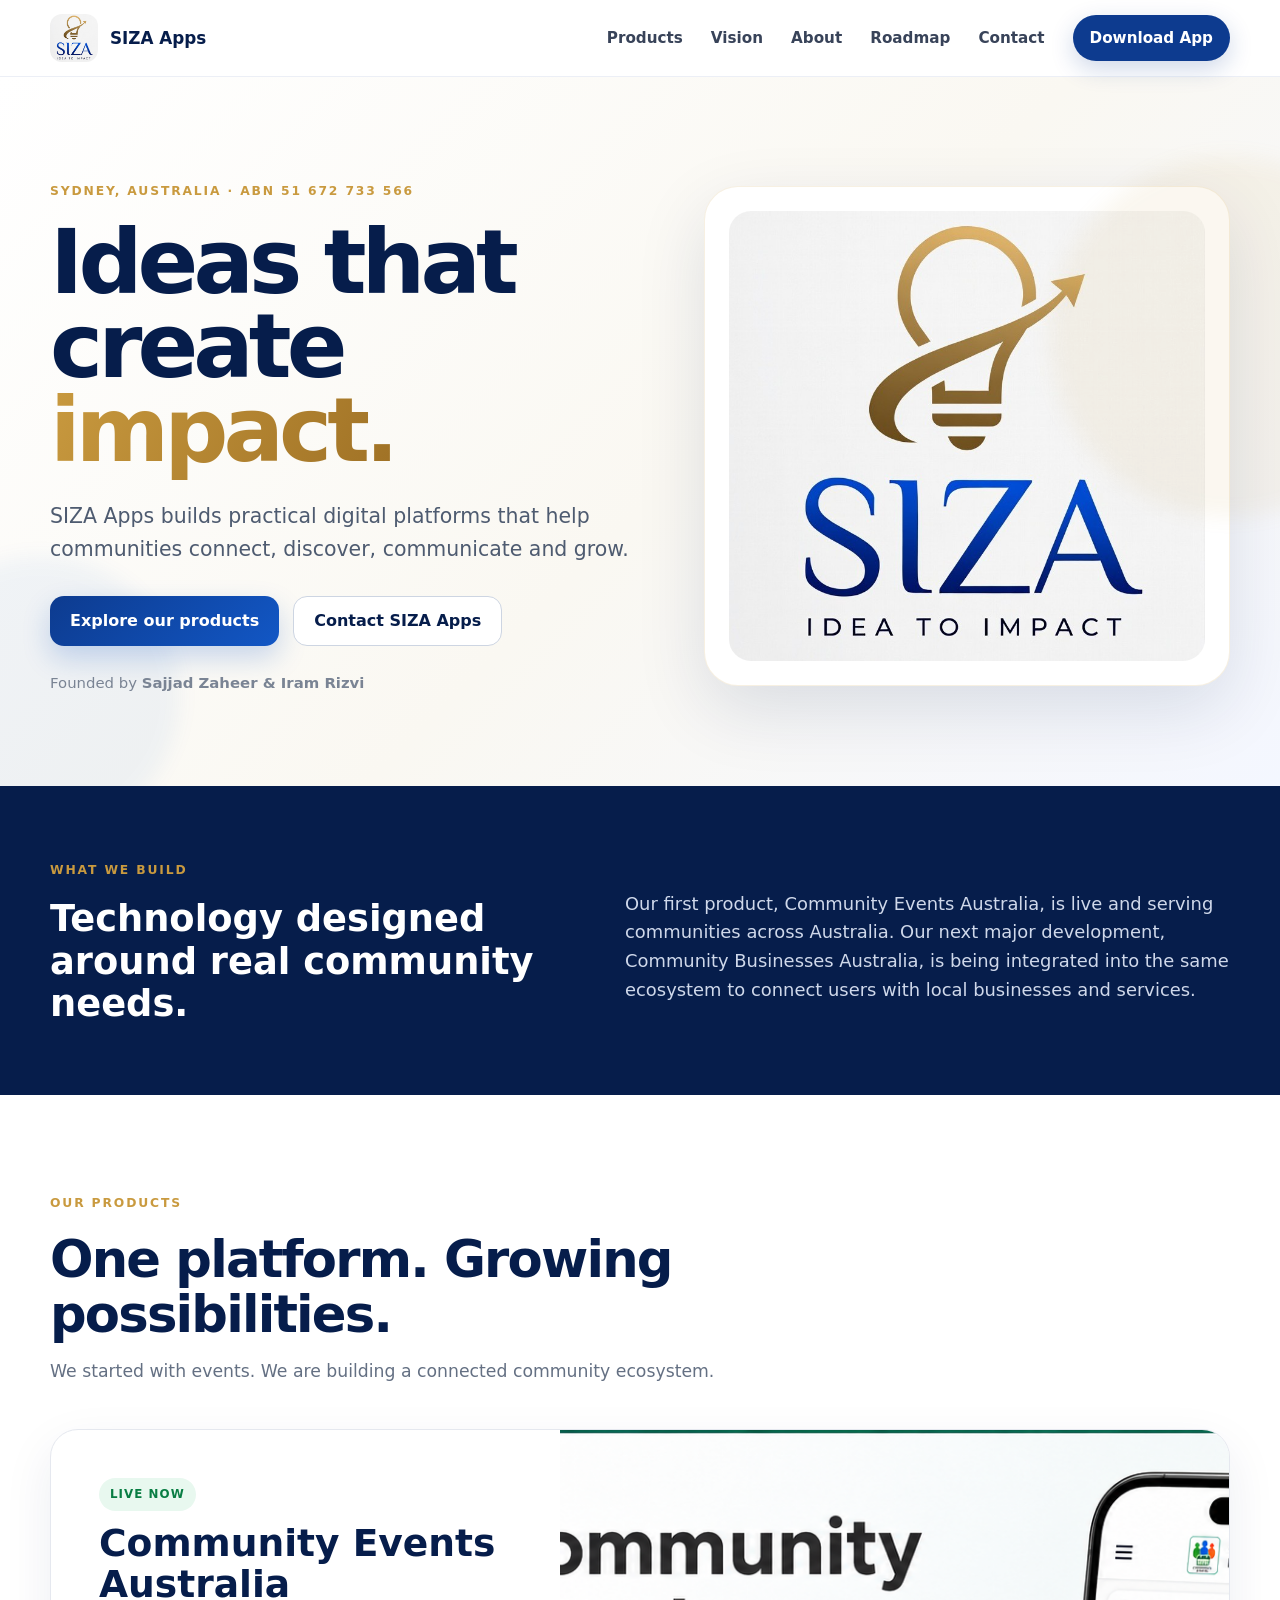
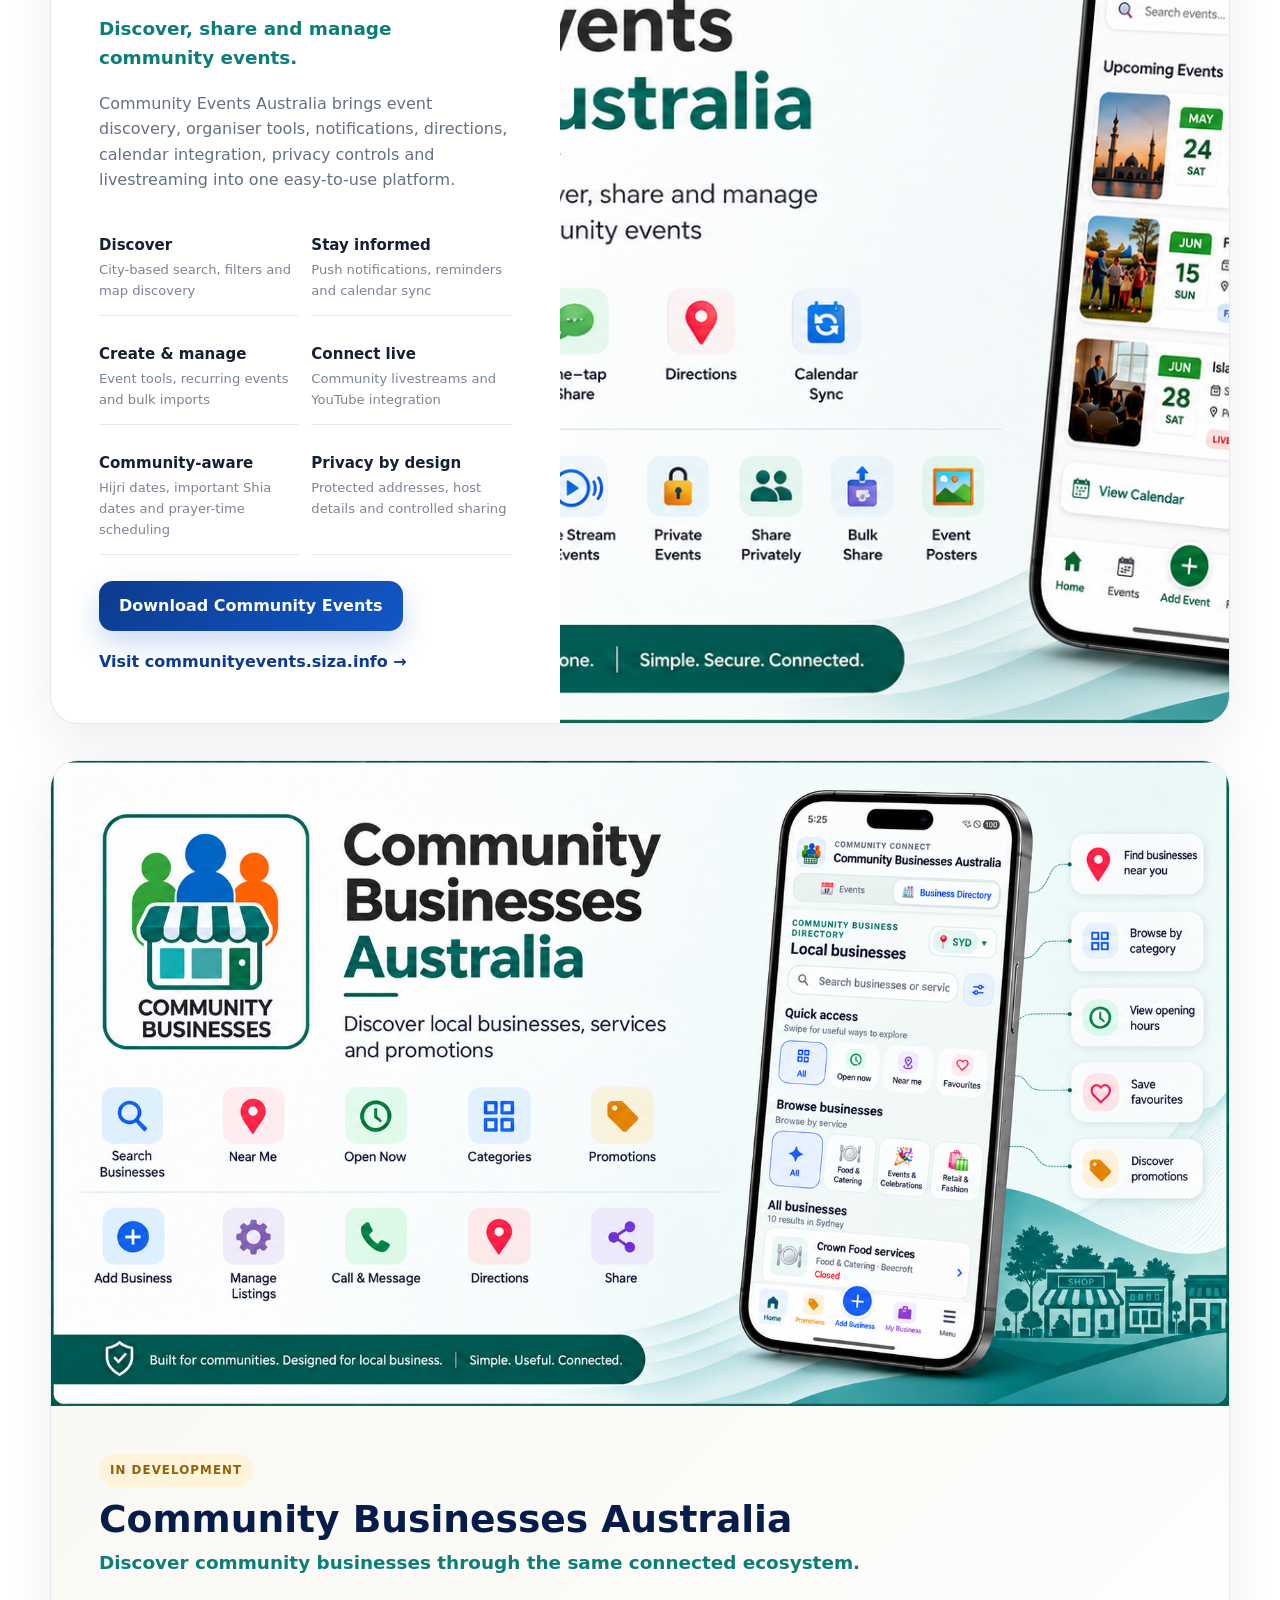
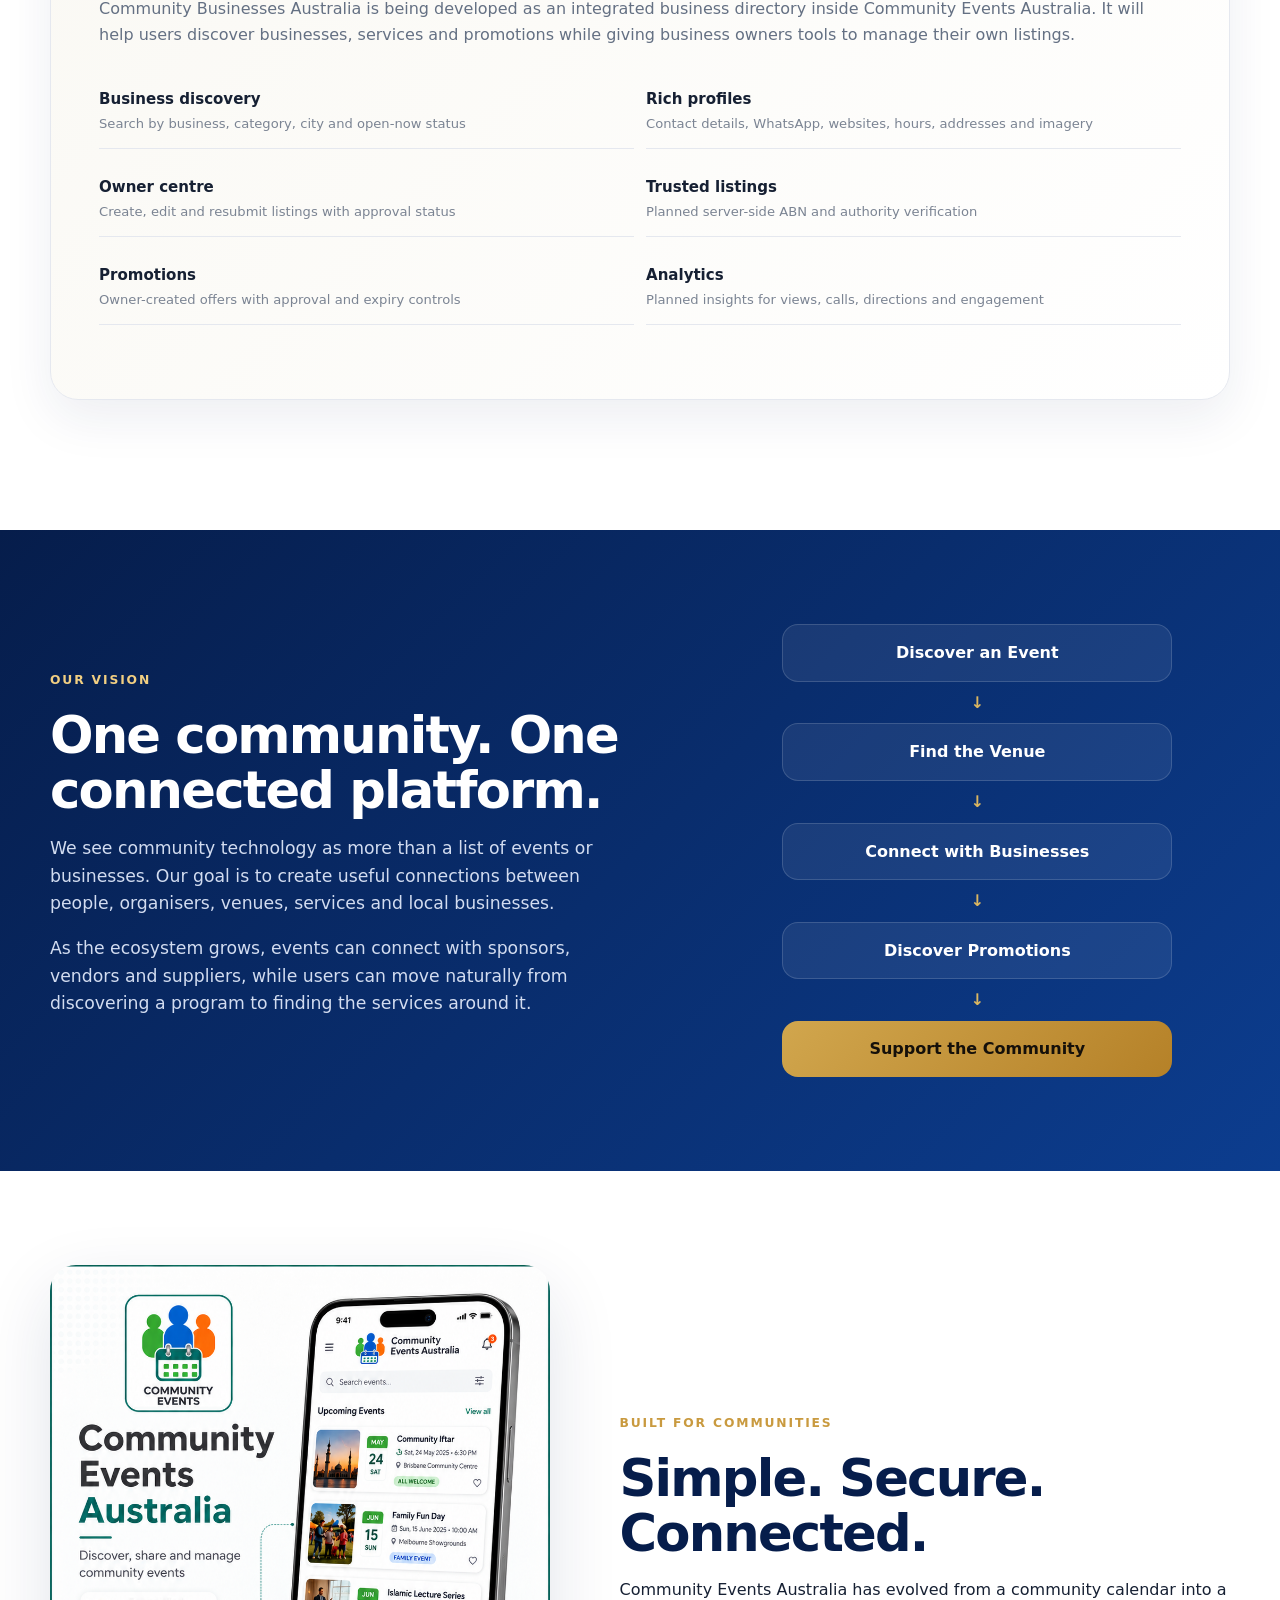
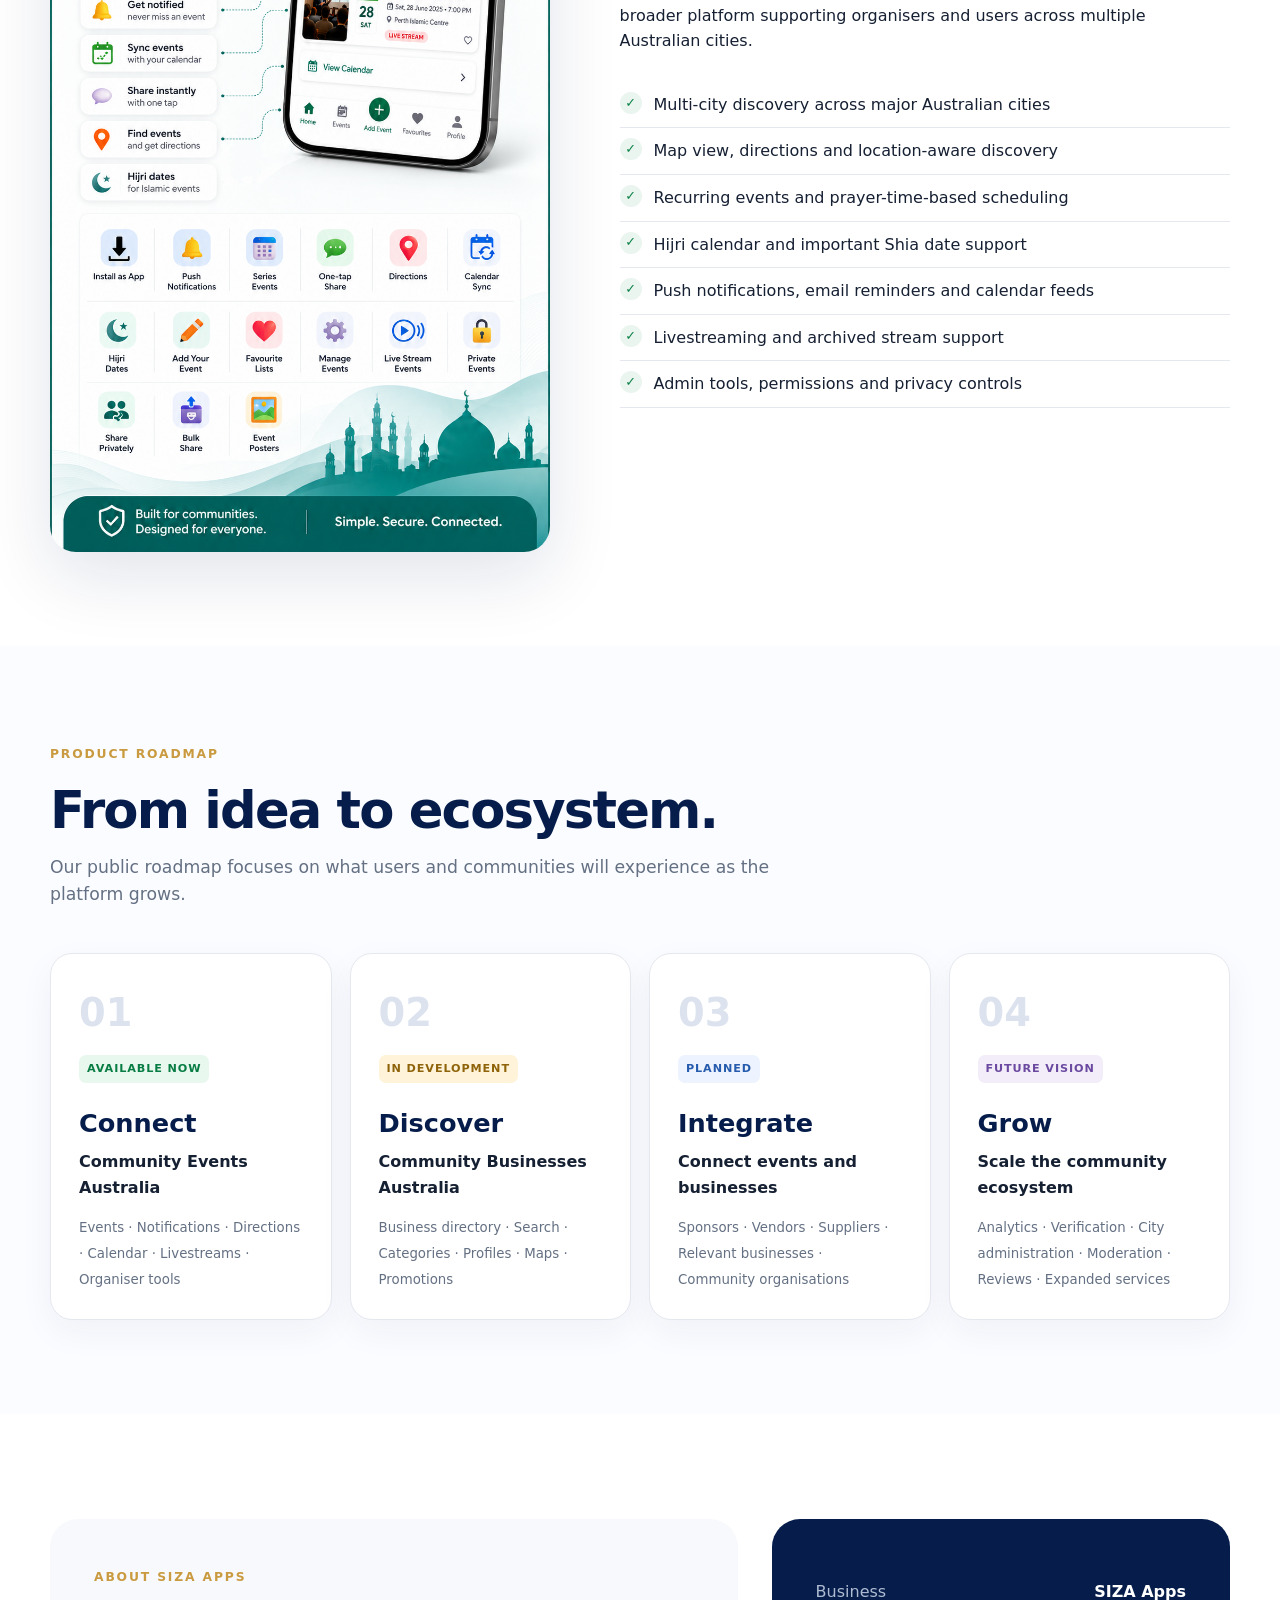
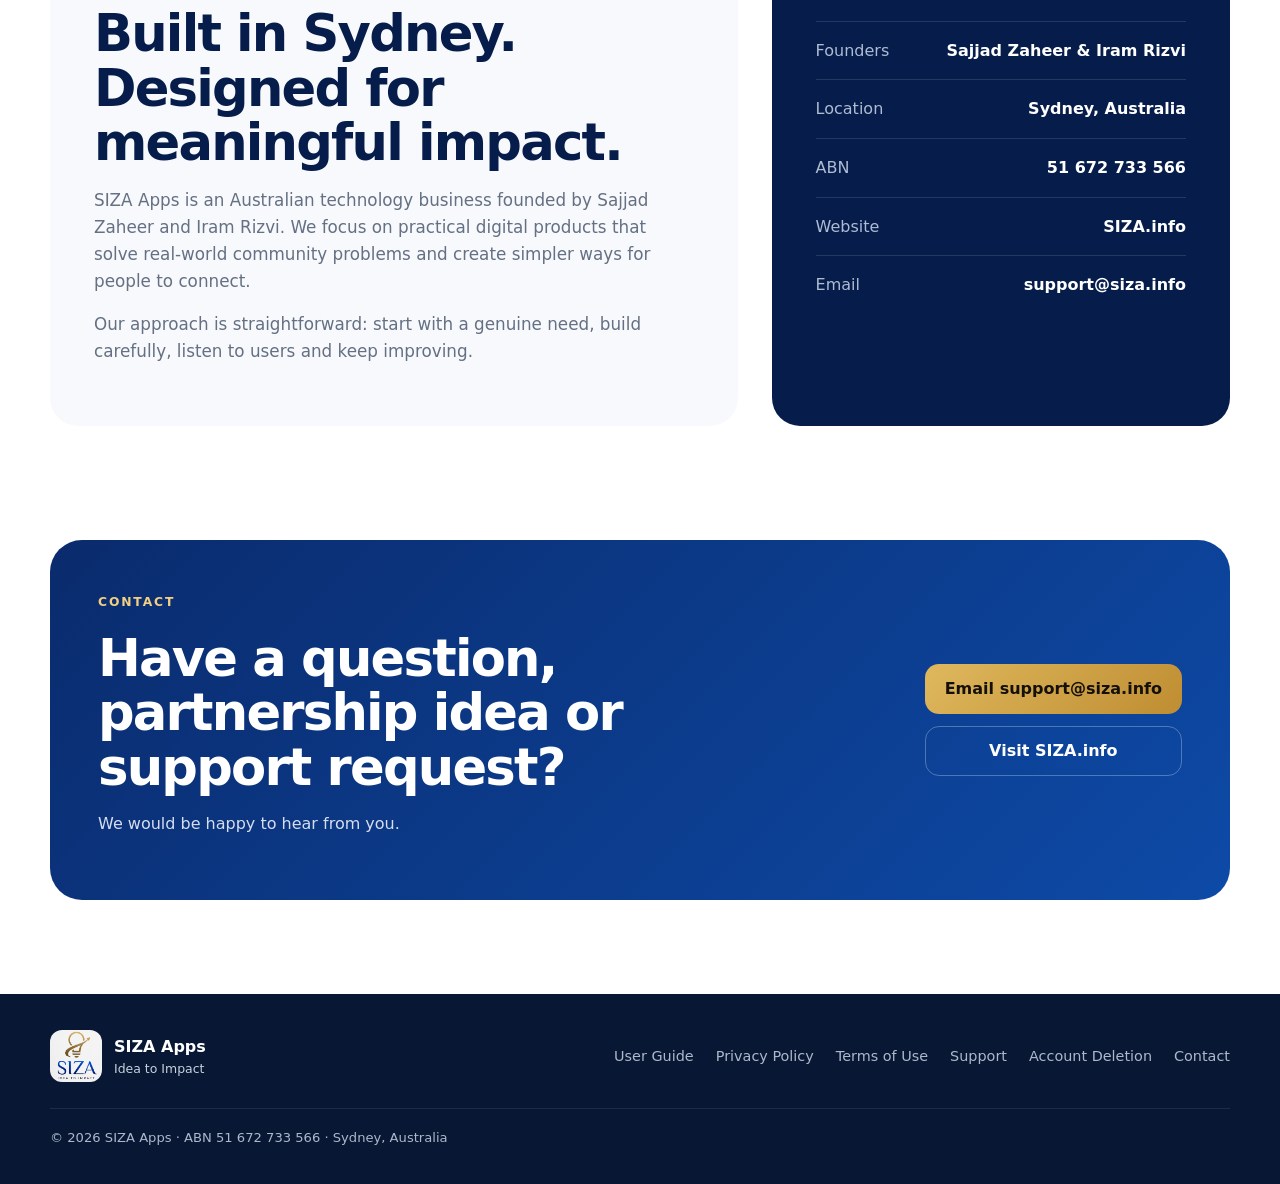
<file: index.html>
<!doctype html>
<html lang="en">
<head>
  <meta charset="utf-8" />
  <meta name="viewport" content="width=device-width, initial-scale=1" />
  <title>SIZA Apps | Idea to Impact</title>
  <meta name="description" content="SIZA Apps is a Sydney-based Australian technology business creating connected digital platforms for communities, organisations and local businesses." />
  <meta name="theme-color" content="#0d3b8f" />
  <link rel="icon" href="assets/siza-logo.jpg" />
  <link rel="stylesheet" href="styles.css" />
</head>
<body>
  <header class="site-header" id="top">
    <div class="container nav-wrap">
      <a class="brand" href="#top" aria-label="SIZA Apps home">
        <img src="assets/siza-logo.jpg" alt="SIZA Apps logo" />
        <span>SIZA Apps</span>
      </a>
      <button class="nav-toggle" aria-expanded="false" aria-controls="site-nav">Menu</button>
      <nav id="site-nav" class="site-nav" aria-label="Primary navigation">
        <a href="#products">Products</a>
        <a href="#vision">Vision</a>
        <a href="#about">About</a>
        <a href="#roadmap">Roadmap</a>
        <a href="#contact">Contact</a>
        <a class="nav-cta" href="https://download.communityevents.siza.info" target="_blank" rel="noopener">Download App</a>
      </nav>
    </div>
  </header>

  <main>
    <section class="hero">
      <div class="hero-glow hero-glow-a"></div>
      <div class="hero-glow hero-glow-b"></div>
      <div class="container hero-grid">
        <div class="hero-copy reveal">
          <span class="eyebrow">Sydney, Australia · ABN 51 672 733 566</span>
          <h1>Ideas that create <span>impact.</span></h1>
          <p class="hero-lead">SIZA Apps builds practical digital platforms that help communities connect, discover, communicate and grow.</p>
          <div class="hero-actions">
            <a class="btn btn-primary" href="#products">Explore our products</a>
            <a class="btn btn-secondary" href="mailto:support@siza.info">Contact SIZA Apps</a>
          </div>
          <div class="hero-note">Founded by <strong>Sajjad Zaheer &amp; Iram Rizvi</strong></div>
        </div>
        <div class="hero-card reveal delay-1">
          <img src="assets/siza-logo.jpg" alt="SIZA Apps — Idea to Impact" />
        </div>
      </div>
    </section>

    <section class="section intro-strip">
      <div class="container intro-grid reveal">
        <div>
          <span class="section-kicker">What we build</span>
          <h2>Technology designed around real community needs.</h2>
        </div>
        <p>Our first product, Community Events Australia, is live and serving communities across Australia. Our next major development, Community Businesses Australia, is being integrated into the same ecosystem to connect users with local businesses and services.</p>
      </div>
    </section>

    <section class="section" id="products">
      <div class="container">
        <div class="section-heading reveal">
          <span class="section-kicker">Our products</span>
          <h2>One platform. Growing possibilities.</h2>
          <p>We started with events. We are building a connected community ecosystem.</p>
        </div>

        <article class="product-card product-live reveal">
          <div class="product-copy">
            <div class="status-pill live">Live now</div>
            <h3>Community Events Australia</h3>
            <p class="product-tagline">Discover, share and manage community events.</p>
            <p>Community Events Australia brings event discovery, organiser tools, notifications, directions, calendar integration, privacy controls and livestreaming into one easy-to-use platform.</p>
            <div class="feature-grid compact">
              <div><strong>Discover</strong><span>City-based search, filters and map discovery</span></div>
              <div><strong>Stay informed</strong><span>Push notifications, reminders and calendar sync</span></div>
              <div><strong>Create & manage</strong><span>Event tools, recurring events and bulk imports</span></div>
              <div><strong>Connect live</strong><span>Community livestreams and YouTube integration</span></div>
              <div><strong>Community-aware</strong><span>Hijri dates, important Shia dates and prayer-time scheduling</span></div>
              <div><strong>Privacy by design</strong><span>Protected addresses, host details and controlled sharing</span></div>
            </div>
            <div class="product-actions">
              <a class="btn btn-primary" href="https://download.communityevents.siza.info" target="_blank" rel="noopener">Download Community Events</a>
              <a class="text-link" href="https://communityevents.siza.info" target="_blank" rel="noopener">Visit communityevents.siza.info →</a>
            </div>
          </div>
          <div class="product-media landscape-media">
            <img src="assets/community-events-landscape.png" alt="Community Events Australia app features and mobile interface" />
          </div>
        </article>

        <article class="product-card business-card business-poster-card reveal">
          <div class="product-media landscape-media">
            <img src="assets/community-businesses-landscape.png" alt="Community Businesses Australia app features and mobile interface" />
          </div>
          <div class="product-copy">
            <div class="status-pill building">In development</div>
            <h3>Community Businesses Australia</h3>
            <p class="product-tagline">Discover community businesses through the same connected ecosystem.</p>
            <p>Community Businesses Australia is being developed as an integrated business directory inside Community Events Australia. It will help users discover businesses, services and promotions while giving business owners tools to manage their own listings.</p>
            <div class="feature-grid compact">
              <div><strong>Business discovery</strong><span>Search by business, category, city and open-now status</span></div>
              <div><strong>Rich profiles</strong><span>Contact details, WhatsApp, websites, hours, addresses and imagery</span></div>
              <div><strong>Owner centre</strong><span>Create, edit and resubmit listings with approval status</span></div>
              <div><strong>Trusted listings</strong><span>Planned server-side ABN and authority verification</span></div>
              <div><strong>Promotions</strong><span>Owner-created offers with approval and expiry controls</span></div>
              <div><strong>Analytics</strong><span>Planned insights for views, calls, directions and engagement</span></div>
            </div>
          </div>
        </article>
      </div>
    </section>

    <section class="section vision-section" id="vision">
      <div class="container vision-grid">
        <div class="reveal">
          <span class="section-kicker light">Our vision</span>
          <h2>One community. One connected platform.</h2>
          <p>We see community technology as more than a list of events or businesses. Our goal is to create useful connections between people, organisers, venues, services and local businesses.</p>
          <p>As the ecosystem grows, events can connect with sponsors, vendors and suppliers, while users can move naturally from discovering a program to finding the services around it.</p>
        </div>
        <div class="ecosystem reveal delay-1">
          <div class="eco-node">Discover an Event</div>
          <span>↓</span>
          <div class="eco-node">Find the Venue</div>
          <span>↓</span>
          <div class="eco-node">Connect with Businesses</div>
          <span>↓</span>
          <div class="eco-node">Discover Promotions</div>
          <span>↓</span>
          <div class="eco-node accent">Support the Community</div>
        </div>
      </div>
    </section>

    <section class="section app-showcase">
      <div class="container showcase-grid">
        <div class="showcase-media reveal">
          <img src="assets/community-events-portrait.png" alt="Community Events Australia mobile app interface" />
        </div>
        <div class="showcase-copy reveal delay-1">
          <span class="section-kicker">Built for communities</span>
          <h2>Simple. Secure. Connected.</h2>
          <p>Community Events Australia has evolved from a community calendar into a broader platform supporting organisers and users across multiple Australian cities.</p>
          <ul class="check-list">
            <li>Multi-city discovery across major Australian cities</li>
            <li>Map view, directions and location-aware discovery</li>
            <li>Recurring events and prayer-time-based scheduling</li>
            <li>Hijri calendar and important Shia date support</li>
            <li>Push notifications, email reminders and calendar feeds</li>
            <li>Livestreaming and archived stream support</li>
            <li>Admin tools, permissions and privacy controls</li>
          </ul>
        </div>
      </div>
    </section>

    <section class="section roadmap-section" id="roadmap">
      <div class="container">
        <div class="section-heading reveal">
          <span class="section-kicker">Product roadmap</span>
          <h2>From idea to ecosystem.</h2>
          <p>Our public roadmap focuses on what users and communities will experience as the platform grows.</p>
        </div>
        <div class="roadmap-grid">
          <div class="roadmap-step reveal">
            <span class="step-no">01</span>
            <span class="step-status done">Available now</span>
            <h3>Connect</h3>
            <p>Community Events Australia</p>
            <small>Events · Notifications · Directions · Calendar · Livestreams · Organiser tools</small>
          </div>
          <div class="roadmap-step reveal delay-1">
            <span class="step-no">02</span>
            <span class="step-status progress">In development</span>
            <h3>Discover</h3>
            <p>Community Businesses Australia</p>
            <small>Business directory · Search · Categories · Profiles · Maps · Promotions</small>
          </div>
          <div class="roadmap-step reveal delay-2">
            <span class="step-no">03</span>
            <span class="step-status planned">Planned</span>
            <h3>Integrate</h3>
            <p>Connect events and businesses</p>
            <small>Sponsors · Vendors · Suppliers · Relevant businesses · Community organisations</small>
          </div>
          <div class="roadmap-step reveal delay-3">
            <span class="step-no">04</span>
            <span class="step-status future">Future vision</span>
            <h3>Grow</h3>
            <p>Scale the community ecosystem</p>
            <small>Analytics · Verification · City administration · Moderation · Reviews · Expanded services</small>
          </div>
        </div>
      </div>
    </section>

    <section class="section about-section" id="about">
      <div class="container about-grid">
        <div class="about-card reveal">
          <span class="section-kicker">About SIZA Apps</span>
          <h2>Built in Sydney. Designed for meaningful impact.</h2>
          <p>SIZA Apps is an Australian technology business founded by Sajjad Zaheer and Iram Rizvi. We focus on practical digital products that solve real-world community problems and create simpler ways for people to connect.</p>
          <p>Our approach is straightforward: start with a genuine need, build carefully, listen to users and keep improving.</p>
        </div>
        <div class="details-card reveal delay-1">
          <div><span>Business</span><strong>SIZA Apps</strong></div>
          <div><span>Founders</span><strong>Sajjad Zaheer &amp; Iram Rizvi</strong></div>
          <div><span>Location</span><strong>Sydney, Australia</strong></div>
          <div><span>ABN</span><strong>51 672 733 566</strong></div>
          <div><span>Website</span><strong>SIZA.info</strong></div>
          <div><span>Email</span><strong>support@siza.info</strong></div>
        </div>
      </div>
    </section>

    <section class="section contact-section" id="contact">
      <div class="container contact-card reveal">
        <div>
          <span class="section-kicker light">Contact</span>
          <h2>Have a question, partnership idea or support request?</h2>
          <p>We would be happy to hear from you.</p>
        </div>
        <div class="contact-actions">
          <a class="btn btn-gold" href="mailto:support@siza.info">Email support@siza.info</a>
          <a class="btn btn-ghost" href="https://siza.info">Visit SIZA.info</a>
        </div>
      </div>
    </section>
  </main>

  <footer class="site-footer">
    <div class="container footer-grid">
      <div class="footer-brand">
        <img src="assets/siza-logo.jpg" alt="SIZA Apps" />
        <div><strong>SIZA Apps</strong><span>Idea to Impact</span></div>
      </div>
      <div class="footer-links">
        <a href="docs/user-guide.html">User Guide</a>
        <a href="privacy.html">Privacy Policy</a>
        <a href="terms.html">Terms of Use</a>
        <a href="support.html">Support</a>
        <a href="delete-account.html">Account Deletion</a>
        <a href="mailto:support@siza.info">Contact</a>
      </div>
      <div class="footer-meta">© <span id="year"></span> SIZA Apps · ABN 51 672 733 566 · Sydney, Australia</div>
    </div>
  </footer>

  <script src="script.js"></script>
</body>
</html>
</file>
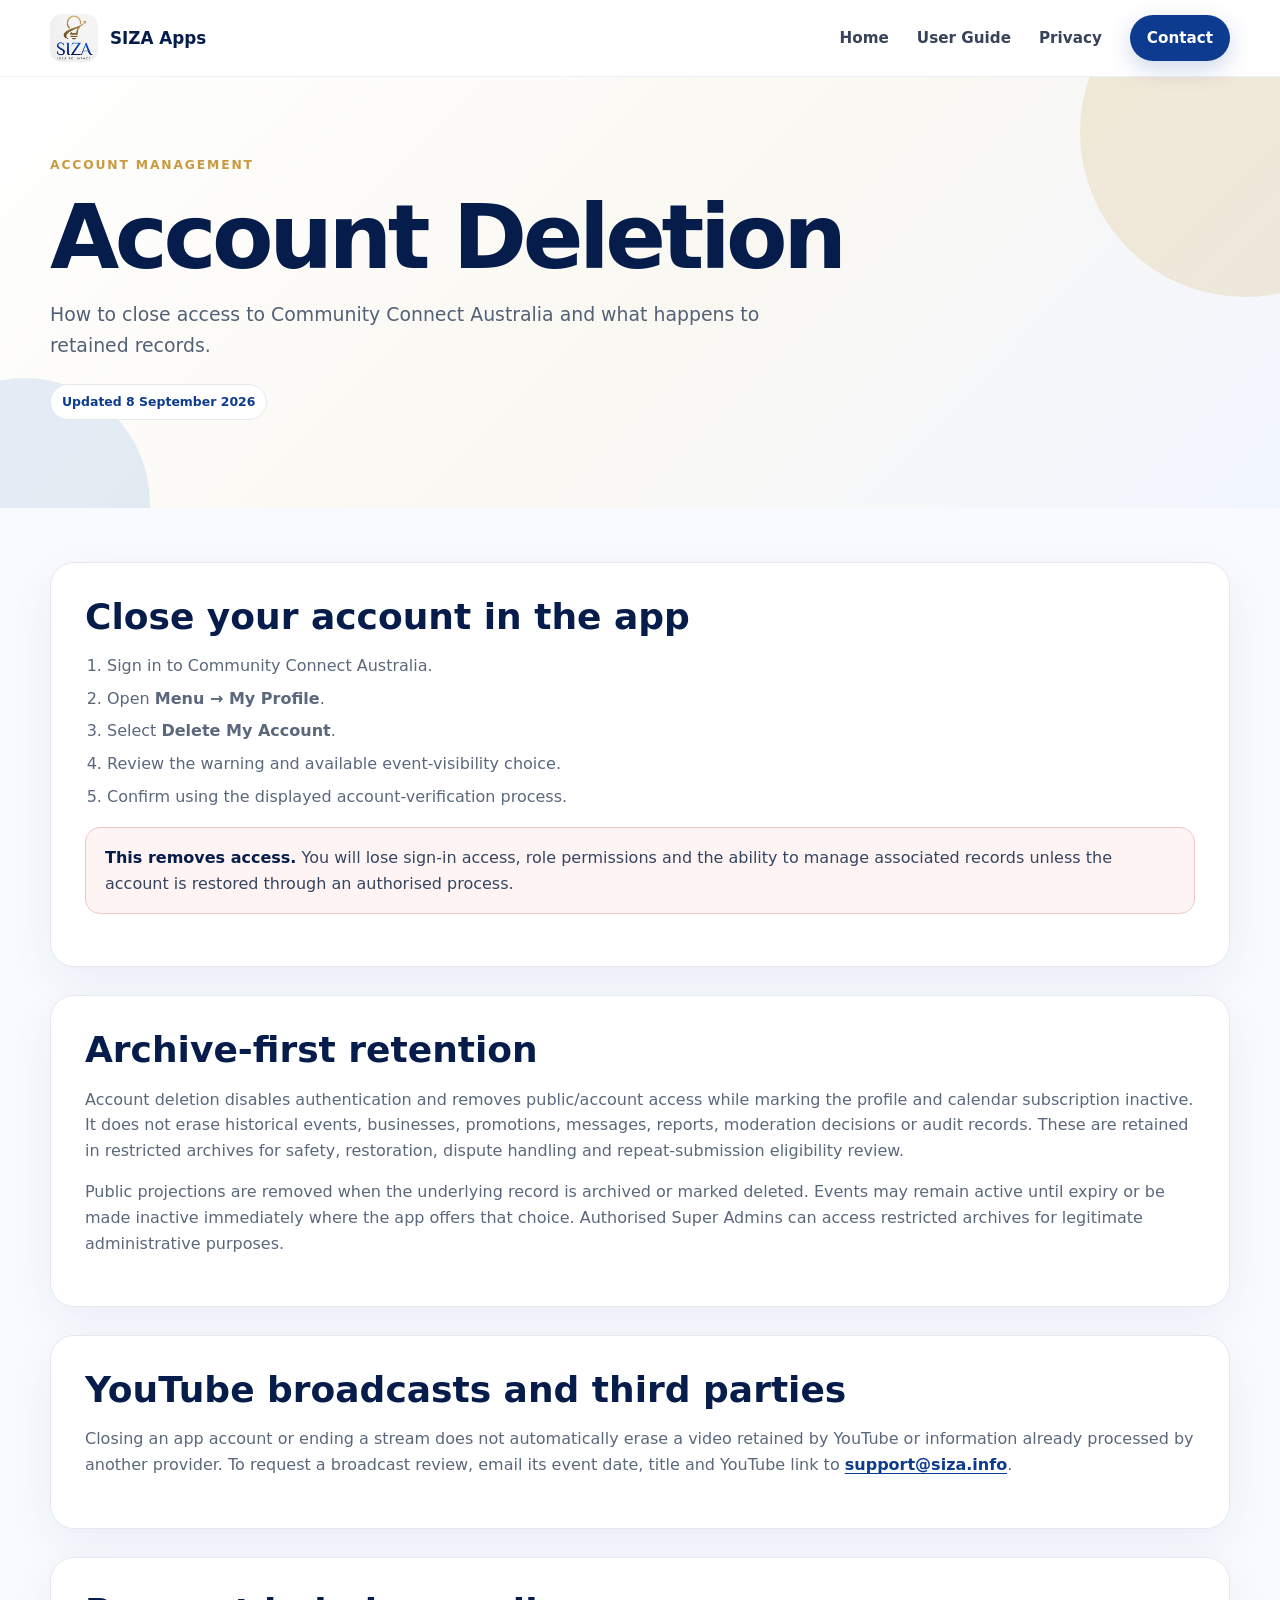
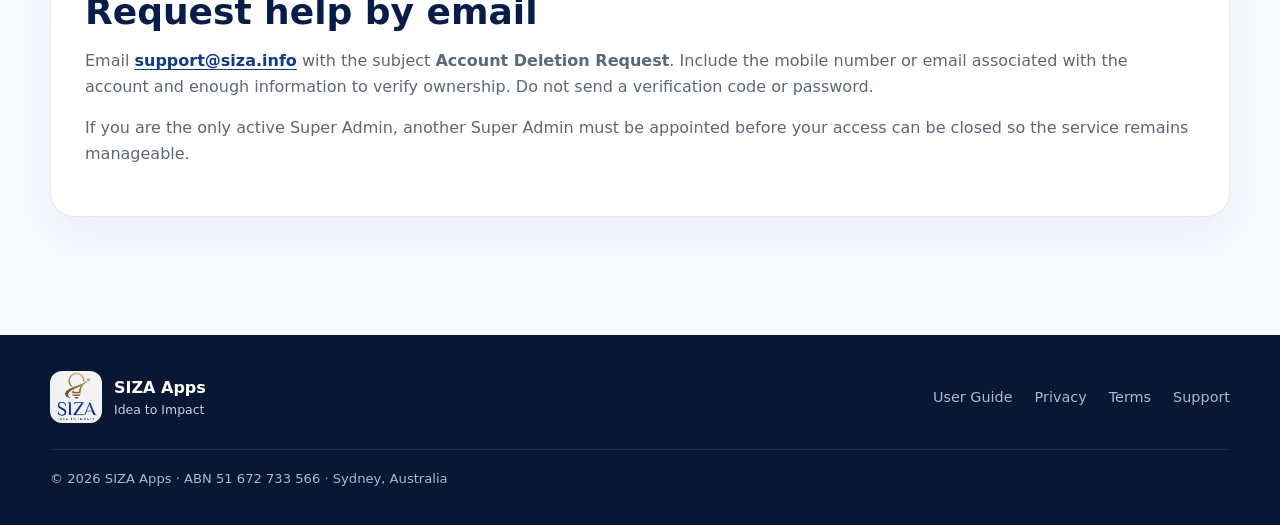
<file: delete-account.html>
<!doctype html><html lang="en"><head><meta charset="utf-8"><meta name="viewport" content="width=device-width,initial-scale=1"><meta name="theme-color" content="#0d3b8f"><title>Account Deletion | Community Connect Australia | SIZA Apps</title><link rel="icon" href="assets/siza-logo.jpg"><link rel="stylesheet" href="styles.css"><link rel="stylesheet" href="docs/docs.css"></head><body>
<header class="site-header"><div class="container nav-wrap"><a class="brand" href="index.html"><img src="assets/siza-logo.jpg" alt="SIZA Apps"><span>SIZA Apps</span></a><button class="nav-toggle" aria-expanded="false" aria-controls="site-nav">Menu</button><nav id="site-nav" class="site-nav"><a href="index.html">Home</a><a href="docs/user-guide.html">User Guide</a><a href="privacy.html">Privacy</a><a class="nav-cta" href="mailto:support@siza.info">Contact</a></nav></div></header>
<main><section class="docs-hero"><div class="container"><span class="section-kicker">Account management</span><h1>Account Deletion</h1><p>How to close access to Community Connect Australia and what happens to retained records.</p><div class="docs-meta"><span class="docs-pill">Updated 8 September 2026</span></div></div></section><section class="docs-main"><div class="container docs-content">
<section class="doc-section"><h2>Close your account in the app</h2><ol><li>Sign in to Community Connect Australia.</li><li>Open <strong>Menu → My Profile</strong>.</li><li>Select <strong>Delete My Account</strong>.</li><li>Review the warning and available event-visibility choice.</li><li>Confirm using the displayed account-verification process.</li></ol><div class="callout red"><strong>This removes access.</strong> You will lose sign-in access, role permissions and the ability to manage associated records unless the account is restored through an authorised process.</div></section>
<section class="doc-section"><h2>Archive-first retention</h2><p>Account deletion disables authentication and removes public/account access while marking the profile and calendar subscription inactive. It does not erase historical events, businesses, promotions, messages, reports, moderation decisions or audit records. These are retained in restricted archives for safety, restoration, dispute handling and repeat-submission eligibility review.</p><p>Public projections are removed when the underlying record is archived or marked deleted. Events may remain active until expiry or be made inactive immediately where the app offers that choice. Authorised Super Admins can access restricted archives for legitimate administrative purposes.</p></section>
<section class="doc-section"><h2>YouTube broadcasts and third parties</h2><p>Closing an app account or ending a stream does not automatically erase a video retained by YouTube or information already processed by another provider. To request a broadcast review, email its event date, title and YouTube link to <a href="mailto:support@siza.info">support@siza.info</a>.</p></section>
<section class="doc-section"><h2>Request help by email</h2><p>Email <a href="mailto:support@siza.info?subject=Account%20Deletion%20Request">support@siza.info</a> with the subject <strong>Account Deletion Request</strong>. Include the mobile number or email associated with the account and enough information to verify ownership. Do not send a verification code or password.</p><p>If you are the only active Super Admin, another Super Admin must be appointed before your access can be closed so the service remains manageable.</p></section>
</div></section></main><footer class="site-footer"><div class="container footer-grid"><div class="footer-brand"><img src="assets/siza-logo.jpg" alt="SIZA Apps"><div><strong>SIZA Apps</strong><span>Idea to Impact</span></div></div><div class="footer-links"><a href="docs/user-guide.html">User Guide</a><a href="privacy.html">Privacy</a><a href="terms.html">Terms</a><a href="support.html">Support</a></div><div class="footer-meta">© 2026 SIZA Apps · ABN 51 672 733 566 · Sydney, Australia</div></div></footer><script src="script.js"></script></body></html>
</file>
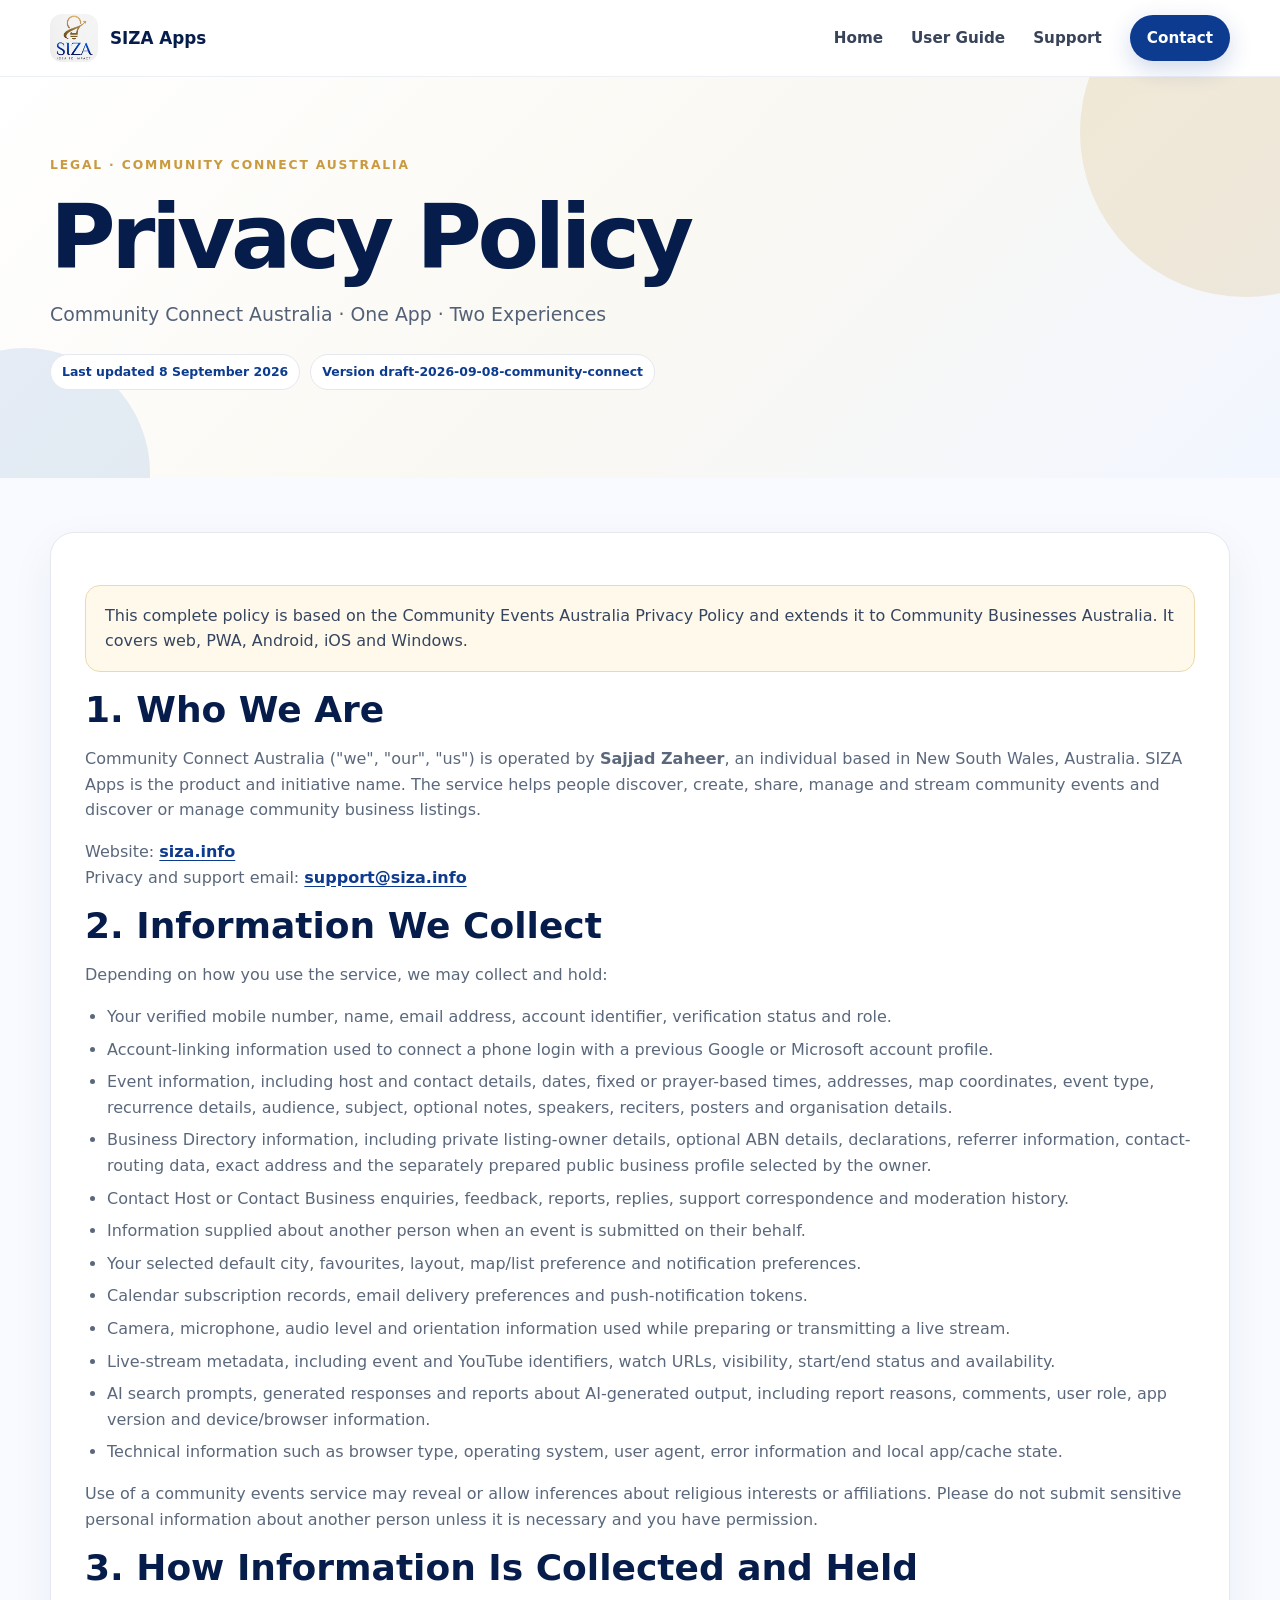
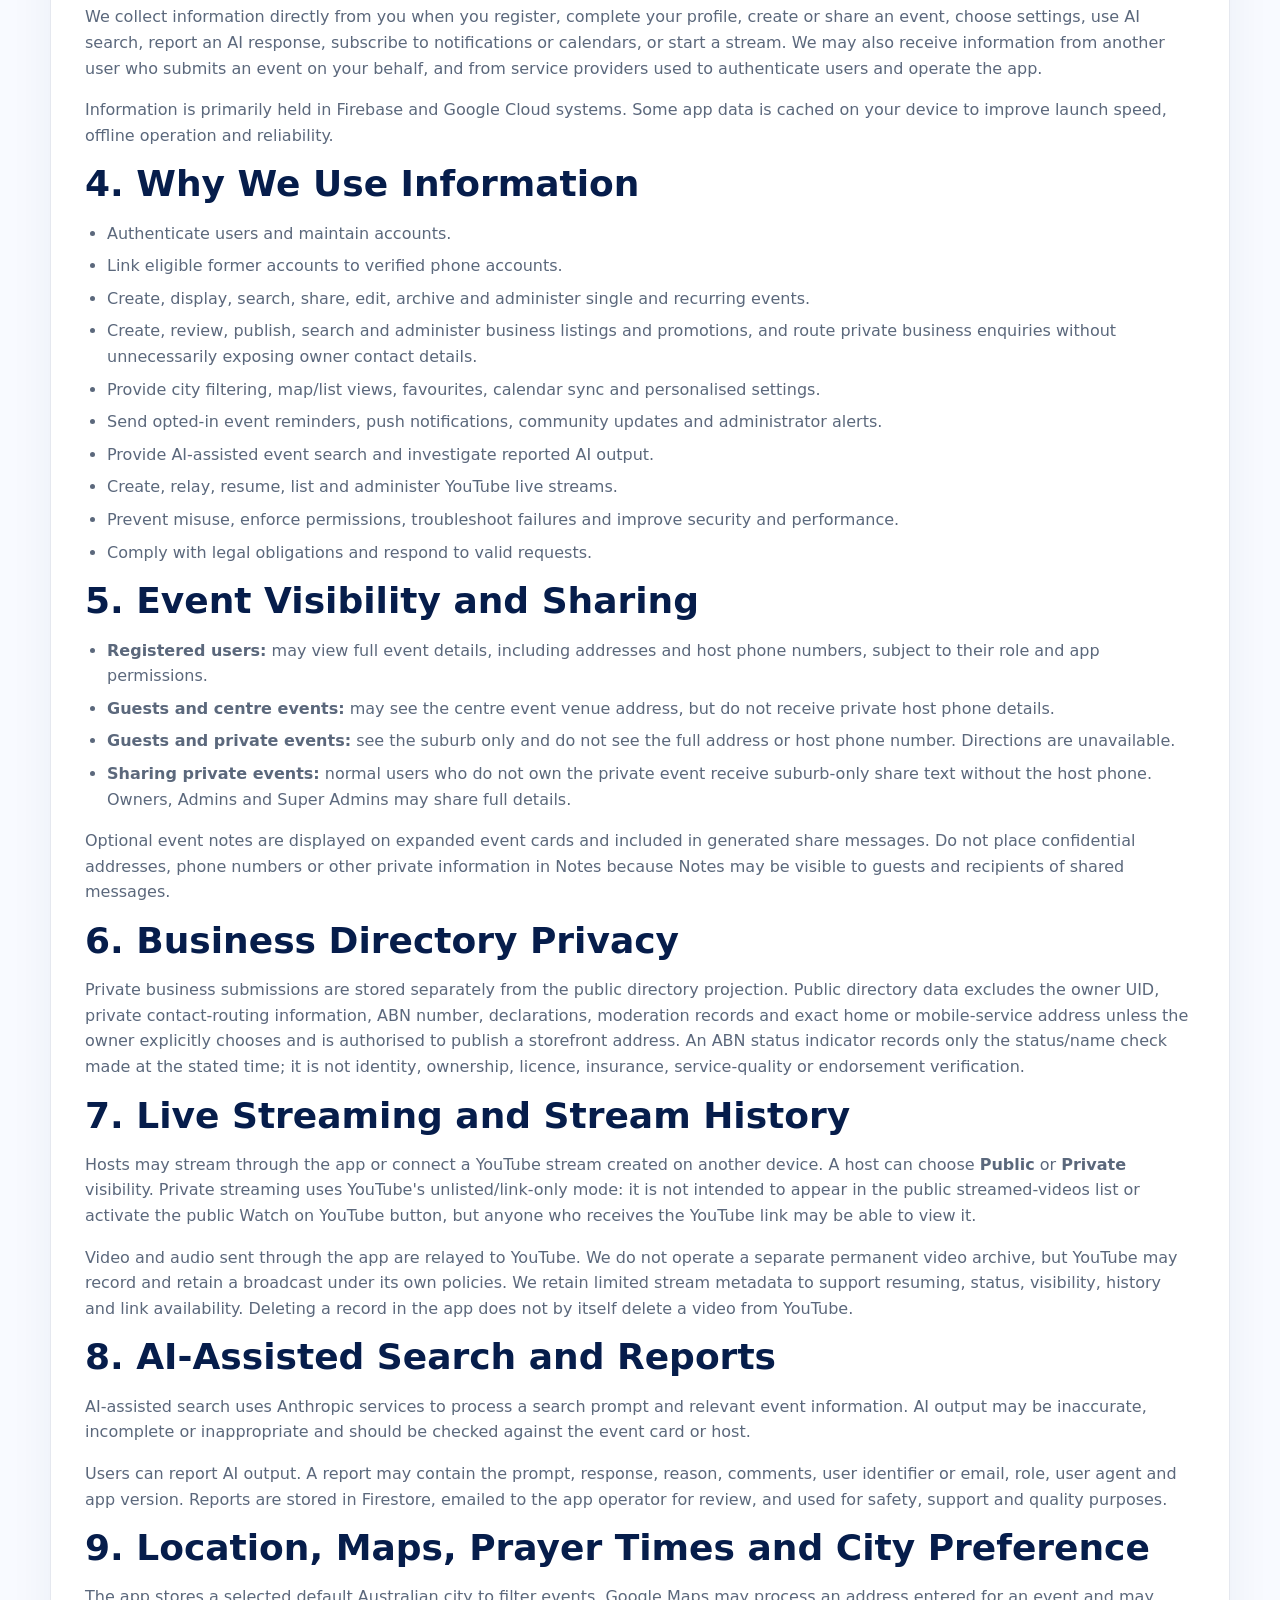
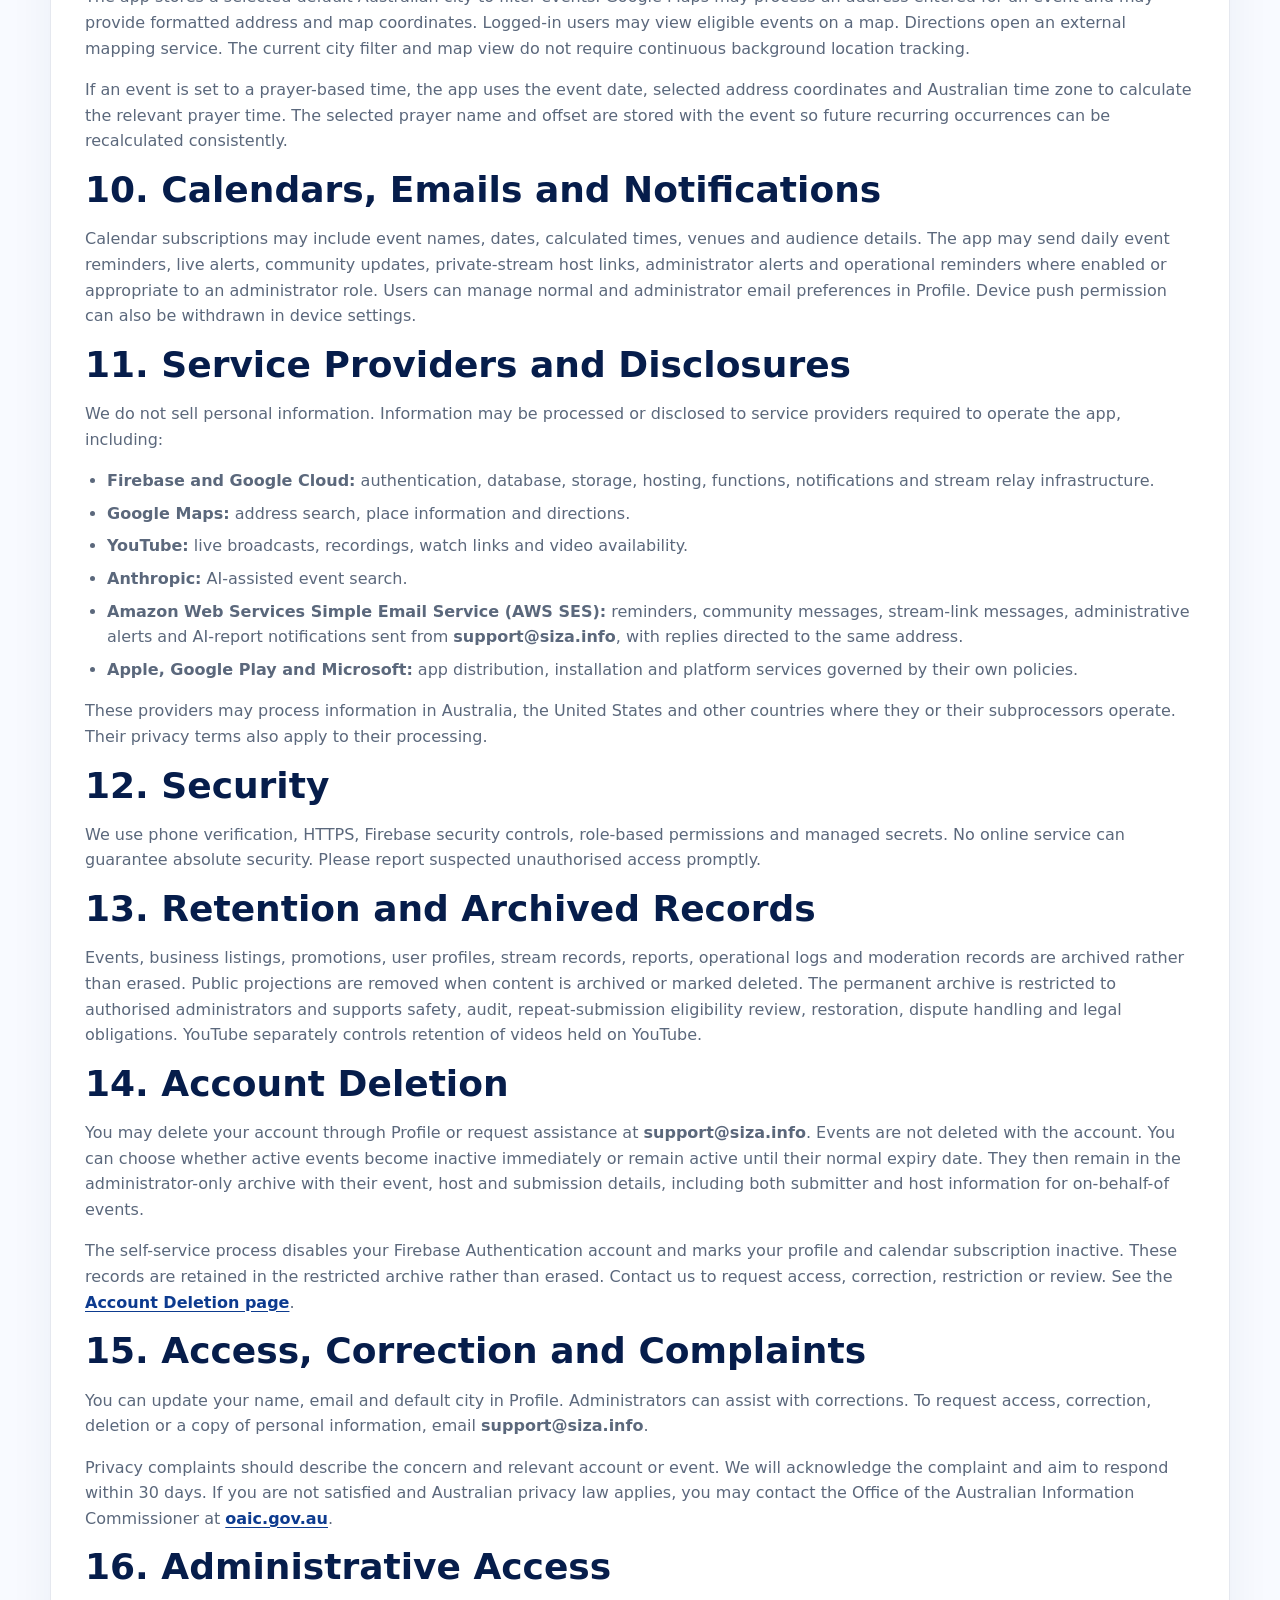
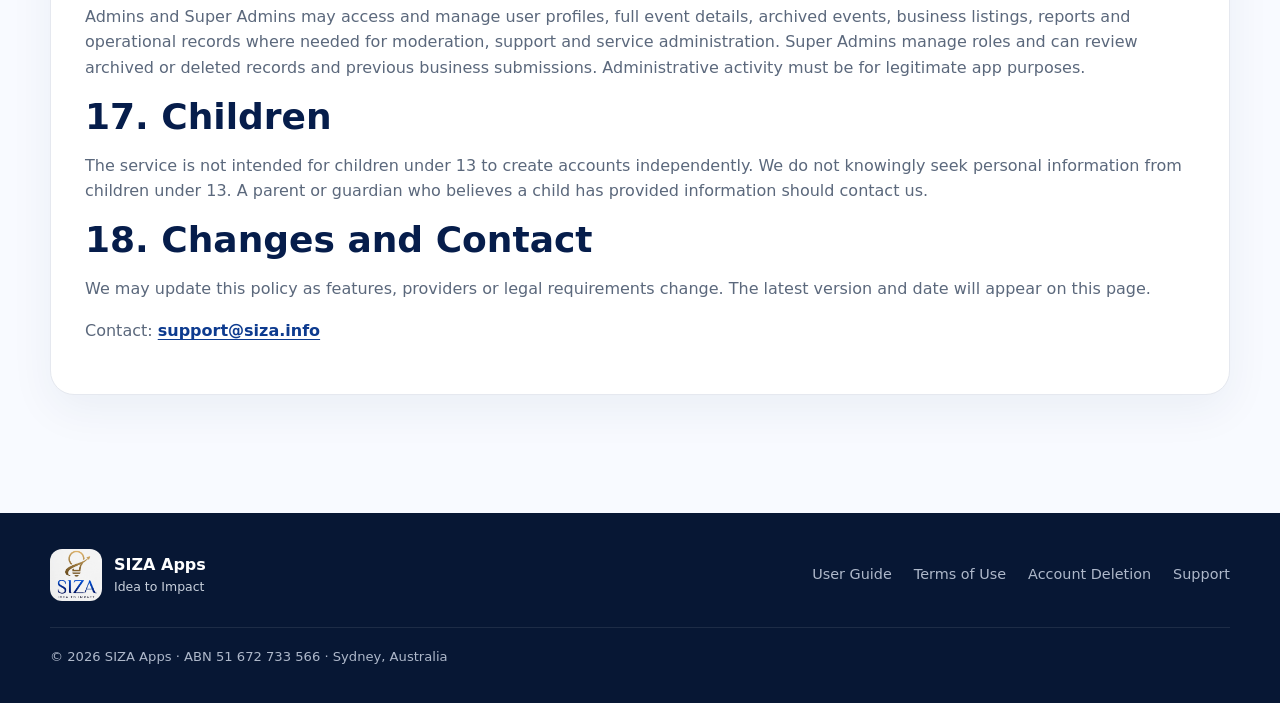
<file: privacy.html>
<!doctype html>
<html lang="en">
<head>
  <meta charset="utf-8">
  <meta name="viewport" content="width=device-width,initial-scale=1">
  <meta name="theme-color" content="#0d3b8f">
  <title>Privacy Policy | Community Connect Australia | SIZA Apps</title>
  <link rel="icon" href="assets/siza-logo.jpg">
  <link rel="stylesheet" href="styles.css">
  <link rel="stylesheet" href="docs/docs.css">
</head>
<body>
<header class="site-header"><div class="container nav-wrap"><a class="brand" href="index.html"><img src="assets/siza-logo.jpg" alt="SIZA Apps"><span>SIZA Apps</span></a><button class="nav-toggle" aria-expanded="false" aria-controls="site-nav">Menu</button><nav id="site-nav" class="site-nav"><a href="index.html">Home</a><a href="docs/user-guide.html">User Guide</a><a href="support.html">Support</a><a class="nav-cta" href="mailto:support@siza.info">Contact</a></nav></div></header>
<main>
  <section class="docs-hero"><div class="container"><span class="section-kicker">Legal · Community Connect Australia</span><h1>Privacy Policy</h1><p>Community Connect Australia · One App · Two Experiences</p><div class="docs-meta"><span class="docs-pill">Last updated 8 September 2026</span><span class="docs-pill">Version draft-2026-09-08-community-connect</span></div></div></section>
  <section class="docs-main"><div class="container docs-content"><article class="doc-section">
    <div class="callout gold">This complete policy is based on the Community Events Australia Privacy Policy and extends it to Community Businesses Australia. It covers web, PWA, Android, iOS and Windows.</div>

    <h2>1. Who We Are</h2>
    <p>Community Connect Australia ("we", "our", "us") is operated by <strong>Sajjad Zaheer</strong>, an individual based in New South Wales, Australia. SIZA Apps is the product and initiative name. The service helps people discover, create, share, manage and stream community events and discover or manage community business listings.</p>
    <p>Website: <a href="https://siza.info">siza.info</a><br>Privacy and support email: <a href="mailto:support@siza.info">support@siza.info</a></p>

    <h2>2. Information We Collect</h2>
    <p>Depending on how you use the service, we may collect and hold:</p>
    <ul>
      <li>Your verified mobile number, name, email address, account identifier, verification status and role.</li>
      <li>Account-linking information used to connect a phone login with a previous Google or Microsoft account profile.</li>
      <li>Event information, including host and contact details, dates, fixed or prayer-based times, addresses, map coordinates, event type, recurrence details, audience, subject, optional notes, speakers, reciters, posters and organisation details.</li>
      <li>Business Directory information, including private listing-owner details, optional ABN details, declarations, referrer information, contact-routing data, exact address and the separately prepared public business profile selected by the owner.</li>
      <li>Contact Host or Contact Business enquiries, feedback, reports, replies, support correspondence and moderation history.</li>
      <li>Information supplied about another person when an event is submitted on their behalf.</li>
      <li>Your selected default city, favourites, layout, map/list preference and notification preferences.</li>
      <li>Calendar subscription records, email delivery preferences and push-notification tokens.</li>
      <li>Camera, microphone, audio level and orientation information used while preparing or transmitting a live stream.</li>
      <li>Live-stream metadata, including event and YouTube identifiers, watch URLs, visibility, start/end status and availability.</li>
      <li>AI search prompts, generated responses and reports about AI-generated output, including report reasons, comments, user role, app version and device/browser information.</li>
      <li>Technical information such as browser type, operating system, user agent, error information and local app/cache state.</li>
    </ul>
    <p>Use of a community events service may reveal or allow inferences about religious interests or affiliations. Please do not submit sensitive personal information about another person unless it is necessary and you have permission.</p>

    <h2>3. How Information Is Collected and Held</h2>
    <p>We collect information directly from you when you register, complete your profile, create or share an event, choose settings, use AI search, report an AI response, subscribe to notifications or calendars, or start a stream. We may also receive information from another user who submits an event on your behalf, and from service providers used to authenticate users and operate the app.</p>
    <p>Information is primarily held in Firebase and Google Cloud systems. Some app data is cached on your device to improve launch speed, offline operation and reliability.</p>

    <h2>4. Why We Use Information</h2>
    <ul>
      <li>Authenticate users and maintain accounts.</li>
      <li>Link eligible former accounts to verified phone accounts.</li>
      <li>Create, display, search, share, edit, archive and administer single and recurring events.</li>
      <li>Create, review, publish, search and administer business listings and promotions, and route private business enquiries without unnecessarily exposing owner contact details.</li>
      <li>Provide city filtering, map/list views, favourites, calendar sync and personalised settings.</li>
      <li>Send opted-in event reminders, push notifications, community updates and administrator alerts.</li>
      <li>Provide AI-assisted event search and investigate reported AI output.</li>
      <li>Create, relay, resume, list and administer YouTube live streams.</li>
      <li>Prevent misuse, enforce permissions, troubleshoot failures and improve security and performance.</li>
      <li>Comply with legal obligations and respond to valid requests.</li>
    </ul>

    <h2>5. Event Visibility and Sharing</h2>
    <ul>
      <li><strong>Registered users:</strong> may view full event details, including addresses and host phone numbers, subject to their role and app permissions.</li>
      <li><strong>Guests and centre events:</strong> may see the centre event venue address, but do not receive private host phone details.</li>
      <li><strong>Guests and private events:</strong> see the suburb only and do not see the full address or host phone number. Directions are unavailable.</li>
      <li><strong>Sharing private events:</strong> normal users who do not own the private event receive suburb-only share text without the host phone. Owners, Admins and Super Admins may share full details.</li>
    </ul>
    <p>Optional event notes are displayed on expanded event cards and included in generated share messages. Do not place confidential addresses, phone numbers or other private information in Notes because Notes may be visible to guests and recipients of shared messages.</p>

    <h2>6. Business Directory Privacy</h2>
    <p>Private business submissions are stored separately from the public directory projection. Public directory data excludes the owner UID, private contact-routing information, ABN number, declarations, moderation records and exact home or mobile-service address unless the owner explicitly chooses and is authorised to publish a storefront address. An ABN status indicator records only the status/name check made at the stated time; it is not identity, ownership, licence, insurance, service-quality or endorsement verification.</p>

    <h2>7. Live Streaming and Stream History</h2>
    <p>Hosts may stream through the app or connect a YouTube stream created on another device. A host can choose <strong>Public</strong> or <strong>Private</strong> visibility. Private streaming uses YouTube's unlisted/link-only mode: it is not intended to appear in the public streamed-videos list or activate the public Watch on YouTube button, but anyone who receives the YouTube link may be able to view it.</p>
    <p>Video and audio sent through the app are relayed to YouTube. We do not operate a separate permanent video archive, but YouTube may record and retain a broadcast under its own policies. We retain limited stream metadata to support resuming, status, visibility, history and link availability. Deleting a record in the app does not by itself delete a video from YouTube.</p>

    <h2>8. AI-Assisted Search and Reports</h2>
    <p>AI-assisted search uses Anthropic services to process a search prompt and relevant event information. AI output may be inaccurate, incomplete or inappropriate and should be checked against the event card or host.</p>
    <p>Users can report AI output. A report may contain the prompt, response, reason, comments, user identifier or email, role, user agent and app version. Reports are stored in Firestore, emailed to the app operator for review, and used for safety, support and quality purposes.</p>

    <h2>9. Location, Maps, Prayer Times and City Preference</h2>
    <p>The app stores a selected default Australian city to filter events. Google Maps may process an address entered for an event and may provide formatted address and map coordinates. Logged-in users may view eligible events on a map. Directions open an external mapping service. The current city filter and map view do not require continuous background location tracking.</p>
    <p>If an event is set to a prayer-based time, the app uses the event date, selected address coordinates and Australian time zone to calculate the relevant prayer time. The selected prayer name and offset are stored with the event so future recurring occurrences can be recalculated consistently.</p>

    <h2>10. Calendars, Emails and Notifications</h2>
    <p>Calendar subscriptions may include event names, dates, calculated times, venues and audience details. The app may send daily event reminders, live alerts, community updates, private-stream host links, administrator alerts and operational reminders where enabled or appropriate to an administrator role. Users can manage normal and administrator email preferences in Profile. Device push permission can also be withdrawn in device settings.</p>

    <h2>11. Service Providers and Disclosures</h2>
    <p>We do not sell personal information. Information may be processed or disclosed to service providers required to operate the app, including:</p>
    <ul>
      <li><strong>Firebase and Google Cloud:</strong> authentication, database, storage, hosting, functions, notifications and stream relay infrastructure.</li>
      <li><strong>Google Maps:</strong> address search, place information and directions.</li>
      <li><strong>YouTube:</strong> live broadcasts, recordings, watch links and video availability.</li>
      <li><strong>Anthropic:</strong> AI-assisted event search.</li>
      <li><strong>Amazon Web Services Simple Email Service (AWS SES):</strong> reminders, community messages, stream-link messages, administrative alerts and AI-report notifications sent from <strong>support@siza.info</strong>, with replies directed to the same address.</li>
      <li><strong>Apple, Google Play and Microsoft:</strong> app distribution, installation and platform services governed by their own policies.</li>
    </ul>
    <p>These providers may process information in Australia, the United States and other countries where they or their subprocessors operate. Their privacy terms also apply to their processing.</p>

    <h2>12. Security</h2>
    <p>We use phone verification, HTTPS, Firebase security controls, role-based permissions and managed secrets. No online service can guarantee absolute security. Please report suspected unauthorised access promptly.</p>

    <h2>13. Retention and Archived Records</h2>
    <p>Events, business listings, promotions, user profiles, stream records, reports, operational logs and moderation records are archived rather than erased. Public projections are removed when content is archived or marked deleted. The permanent archive is restricted to authorised administrators and supports safety, audit, repeat-submission eligibility review, restoration, dispute handling and legal obligations. YouTube separately controls retention of videos held on YouTube.</p>

    <h2>14. Account Deletion</h2>
    <p>You may delete your account through Profile or request assistance at <strong>support@siza.info</strong>. Events are not deleted with the account. You can choose whether active events become inactive immediately or remain active until their normal expiry date. They then remain in the administrator-only archive with their event, host and submission details, including both submitter and host information for on-behalf-of events.</p>
    <p>The self-service process disables your Firebase Authentication account and marks your profile and calendar subscription inactive. These records are retained in the restricted archive rather than erased. Contact us to request access, correction, restriction or review. See the <a href="delete-account.html">Account Deletion page</a>.</p>

    <h2>15. Access, Correction and Complaints</h2>
    <p>You can update your name, email and default city in Profile. Administrators can assist with corrections. To request access, correction, deletion or a copy of personal information, email <strong>support@siza.info</strong>.</p>
    <p>Privacy complaints should describe the concern and relevant account or event. We will acknowledge the complaint and aim to respond within 30 days. If you are not satisfied and Australian privacy law applies, you may contact the Office of the Australian Information Commissioner at <a href="https://www.oaic.gov.au/" target="_blank" rel="noreferrer">oaic.gov.au</a>.</p>

    <h2>16. Administrative Access</h2>
    <p>Admins and Super Admins may access and manage user profiles, full event details, archived events, business listings, reports and operational records where needed for moderation, support and service administration. Super Admins manage roles and can review archived or deleted records and previous business submissions. Administrative activity must be for legitimate app purposes.</p>

    <h2>17. Children</h2>
    <p>The service is not intended for children under 13 to create accounts independently. We do not knowingly seek personal information from children under 13. A parent or guardian who believes a child has provided information should contact us.</p>

    <h2>18. Changes and Contact</h2>
    <p>We may update this policy as features, providers or legal requirements change. The latest version and date will appear on this page.</p>
    <p>Contact: <a href="mailto:support@siza.info"><strong>support@siza.info</strong></a></p>
  </article></div></section>
</main>
<footer class="site-footer"><div class="container footer-grid"><div class="footer-brand"><img src="assets/siza-logo.jpg" alt="SIZA Apps"><div><strong>SIZA Apps</strong><span>Idea to Impact</span></div></div><div class="footer-links"><a href="docs/user-guide.html">User Guide</a><a href="terms.html">Terms of Use</a><a href="delete-account.html">Account Deletion</a><a href="support.html">Support</a></div><div class="footer-meta">© 2026 SIZA Apps · ABN 51 672 733 566 · Sydney, Australia</div></div></footer>
<script src="script.js"></script>
</body>
</html>
</file>
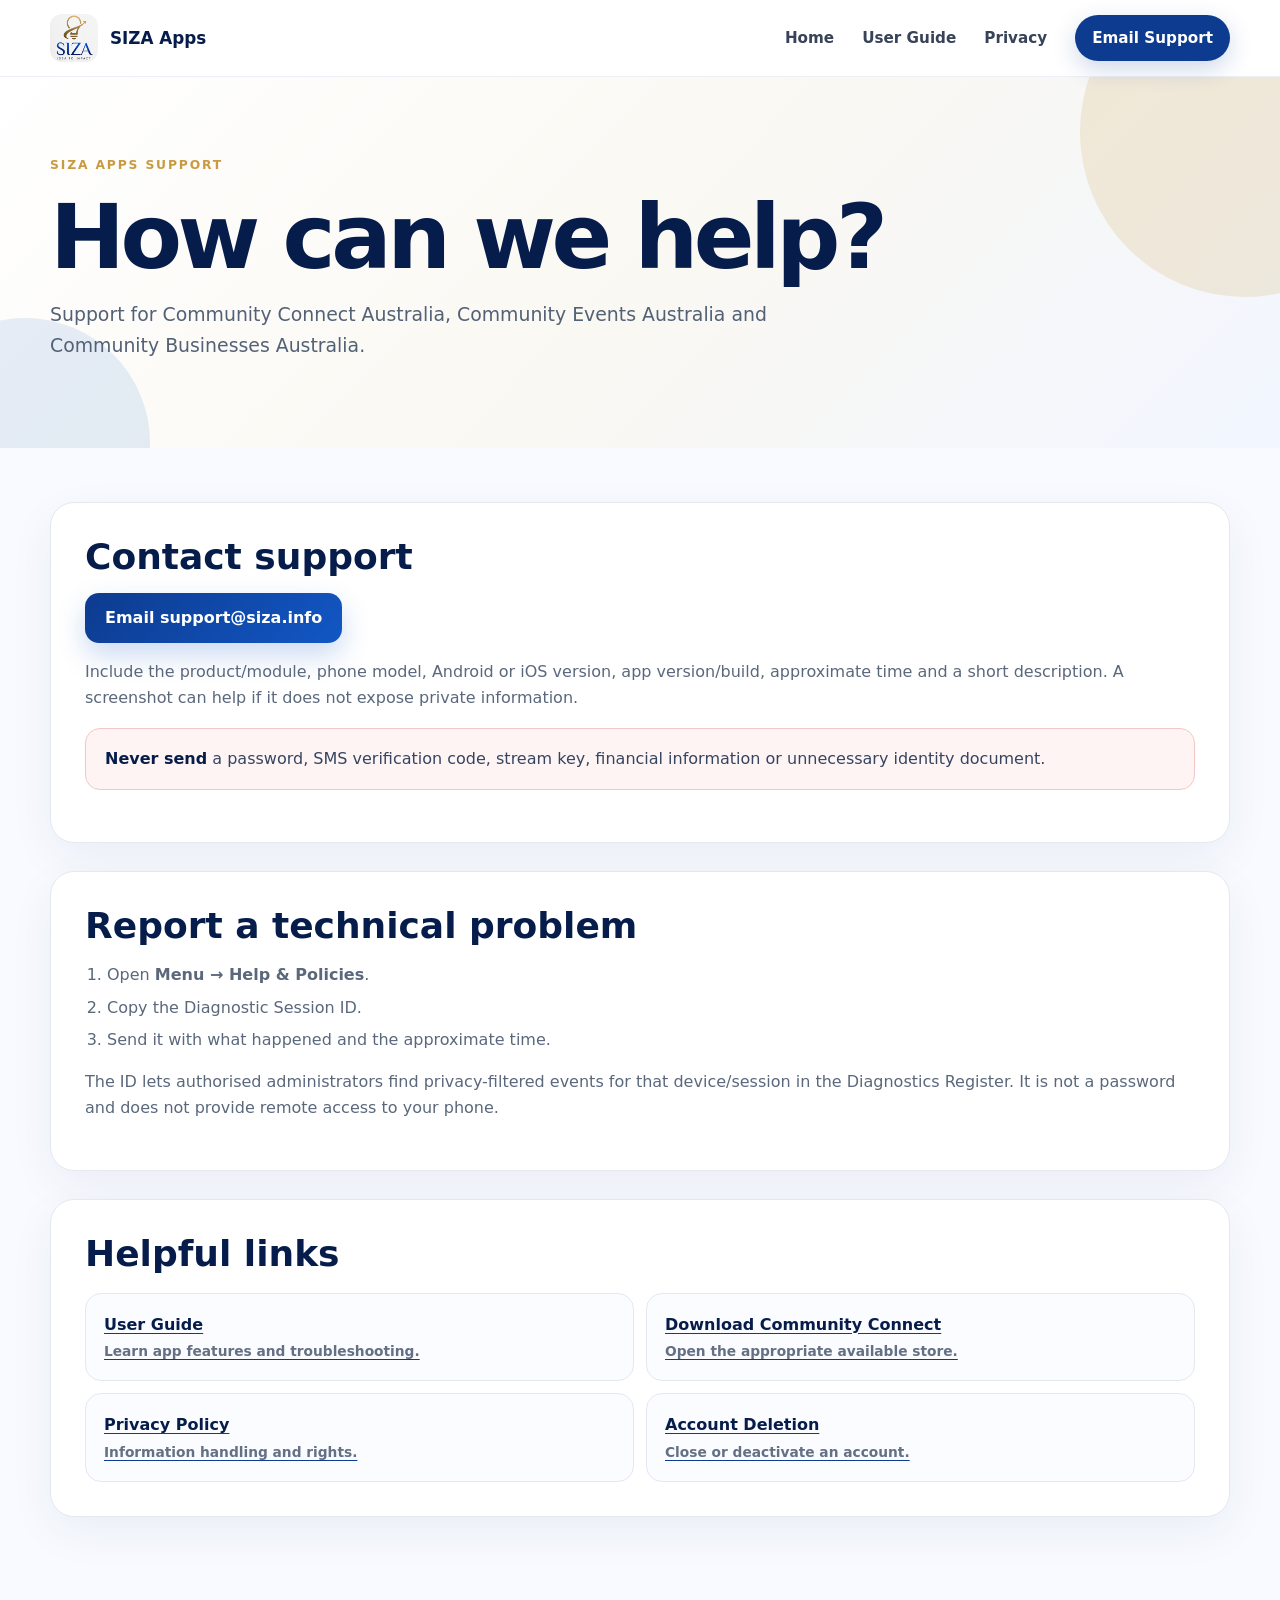
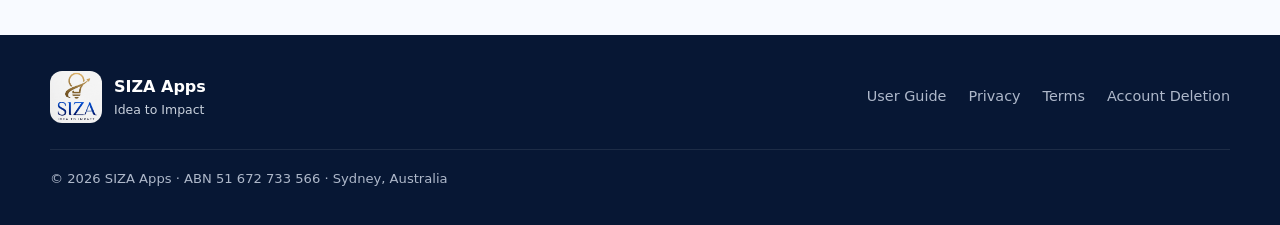
<file: support.html>
<!doctype html><html lang="en"><head><meta charset="utf-8"><meta name="viewport" content="width=device-width,initial-scale=1"><meta name="theme-color" content="#0d3b8f"><title>Support | Community Connect Australia | SIZA Apps</title><link rel="icon" href="assets/siza-logo.jpg"><link rel="stylesheet" href="styles.css"><link rel="stylesheet" href="docs/docs.css"></head><body>
<header class="site-header"><div class="container nav-wrap"><a class="brand" href="index.html"><img src="assets/siza-logo.jpg" alt="SIZA Apps"><span>SIZA Apps</span></a><button class="nav-toggle" aria-expanded="false" aria-controls="site-nav">Menu</button><nav id="site-nav" class="site-nav"><a href="index.html">Home</a><a href="docs/user-guide.html">User Guide</a><a href="privacy.html">Privacy</a><a class="nav-cta" href="mailto:support@siza.info">Email Support</a></nav></div></header>
<main><section class="docs-hero"><div class="container"><span class="section-kicker">SIZA Apps support</span><h1>How can we help?</h1><p>Support for Community Connect Australia, Community Events Australia and Community Businesses Australia.</p></div></section><section class="docs-main"><div class="container docs-content">
<section class="doc-section"><h2>Contact support</h2><p><a class="btn btn-primary" href="mailto:support@siza.info">Email support@siza.info</a></p><p>Include the product/module, phone model, Android or iOS version, app version/build, approximate time and a short description. A screenshot can help if it does not expose private information.</p><div class="callout red"><strong>Never send</strong> a password, SMS verification code, stream key, financial information or unnecessary identity document.</div></section>
<section class="doc-section"><h2>Report a technical problem</h2><ol><li>Open <strong>Menu → Help &amp; Policies</strong>.</li><li>Copy the Diagnostic Session ID.</li><li>Send it with what happened and the approximate time.</li></ol><p>The ID lets authorised administrators find privacy-filtered events for that device/session in the Diagnostics Register. It is not a password and does not provide remote access to your phone.</p></section>
<section class="doc-section"><h2>Helpful links</h2><div class="link-cards"><a class="link-card" href="docs/user-guide.html"><strong>User Guide</strong><span>Learn app features and troubleshooting.</span></a><a class="link-card" href="https://download.communityevents.siza.info" target="_blank" rel="noopener"><strong>Download Community Connect</strong><span>Open the appropriate available store.</span></a><a class="link-card" href="privacy.html"><strong>Privacy Policy</strong><span>Information handling and rights.</span></a><a class="link-card" href="delete-account.html"><strong>Account Deletion</strong><span>Close or deactivate an account.</span></a></div></section>
</div></section></main><footer class="site-footer"><div class="container footer-grid"><div class="footer-brand"><img src="assets/siza-logo.jpg" alt="SIZA Apps"><div><strong>SIZA Apps</strong><span>Idea to Impact</span></div></div><div class="footer-links"><a href="docs/user-guide.html">User Guide</a><a href="privacy.html">Privacy</a><a href="terms.html">Terms</a><a href="delete-account.html">Account Deletion</a></div><div class="footer-meta">© 2026 SIZA Apps · ABN 51 672 733 566 · Sydney, Australia</div></div></footer><script src="script.js"></script></body></html>
</file>
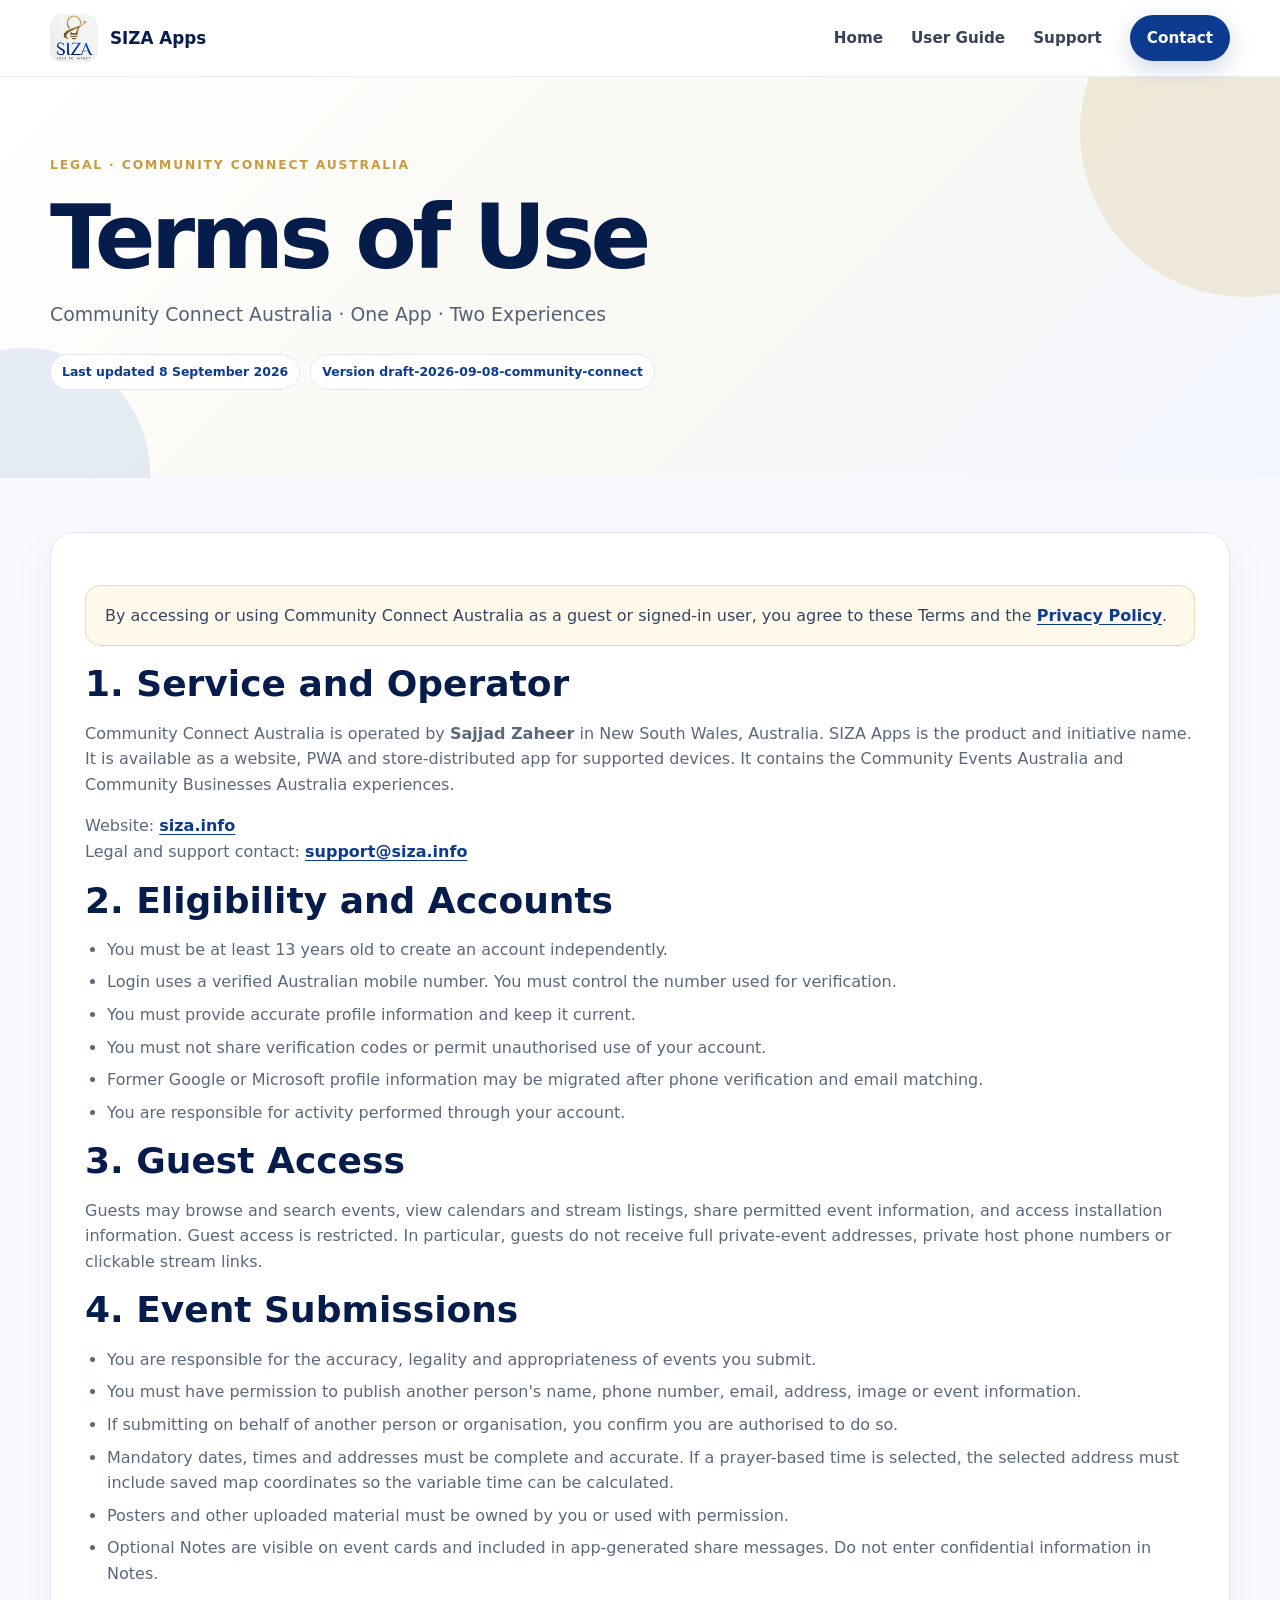
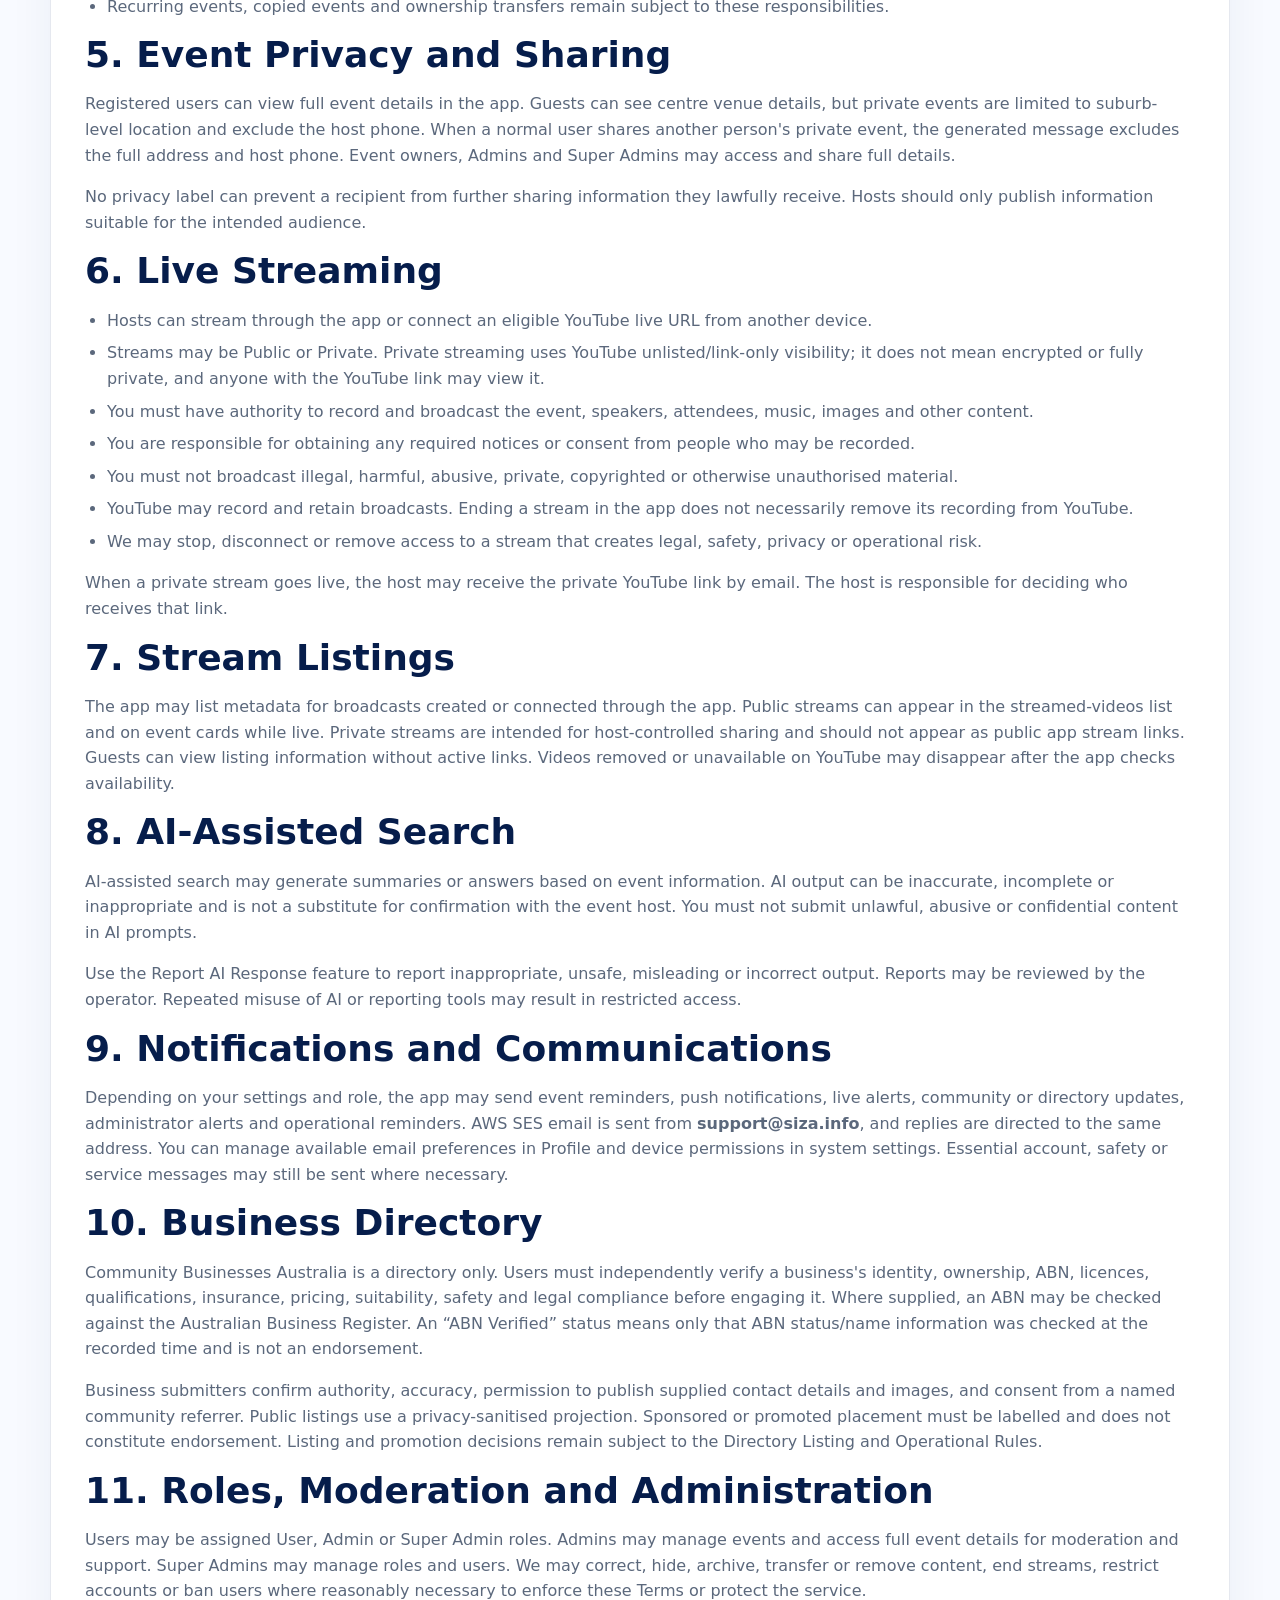
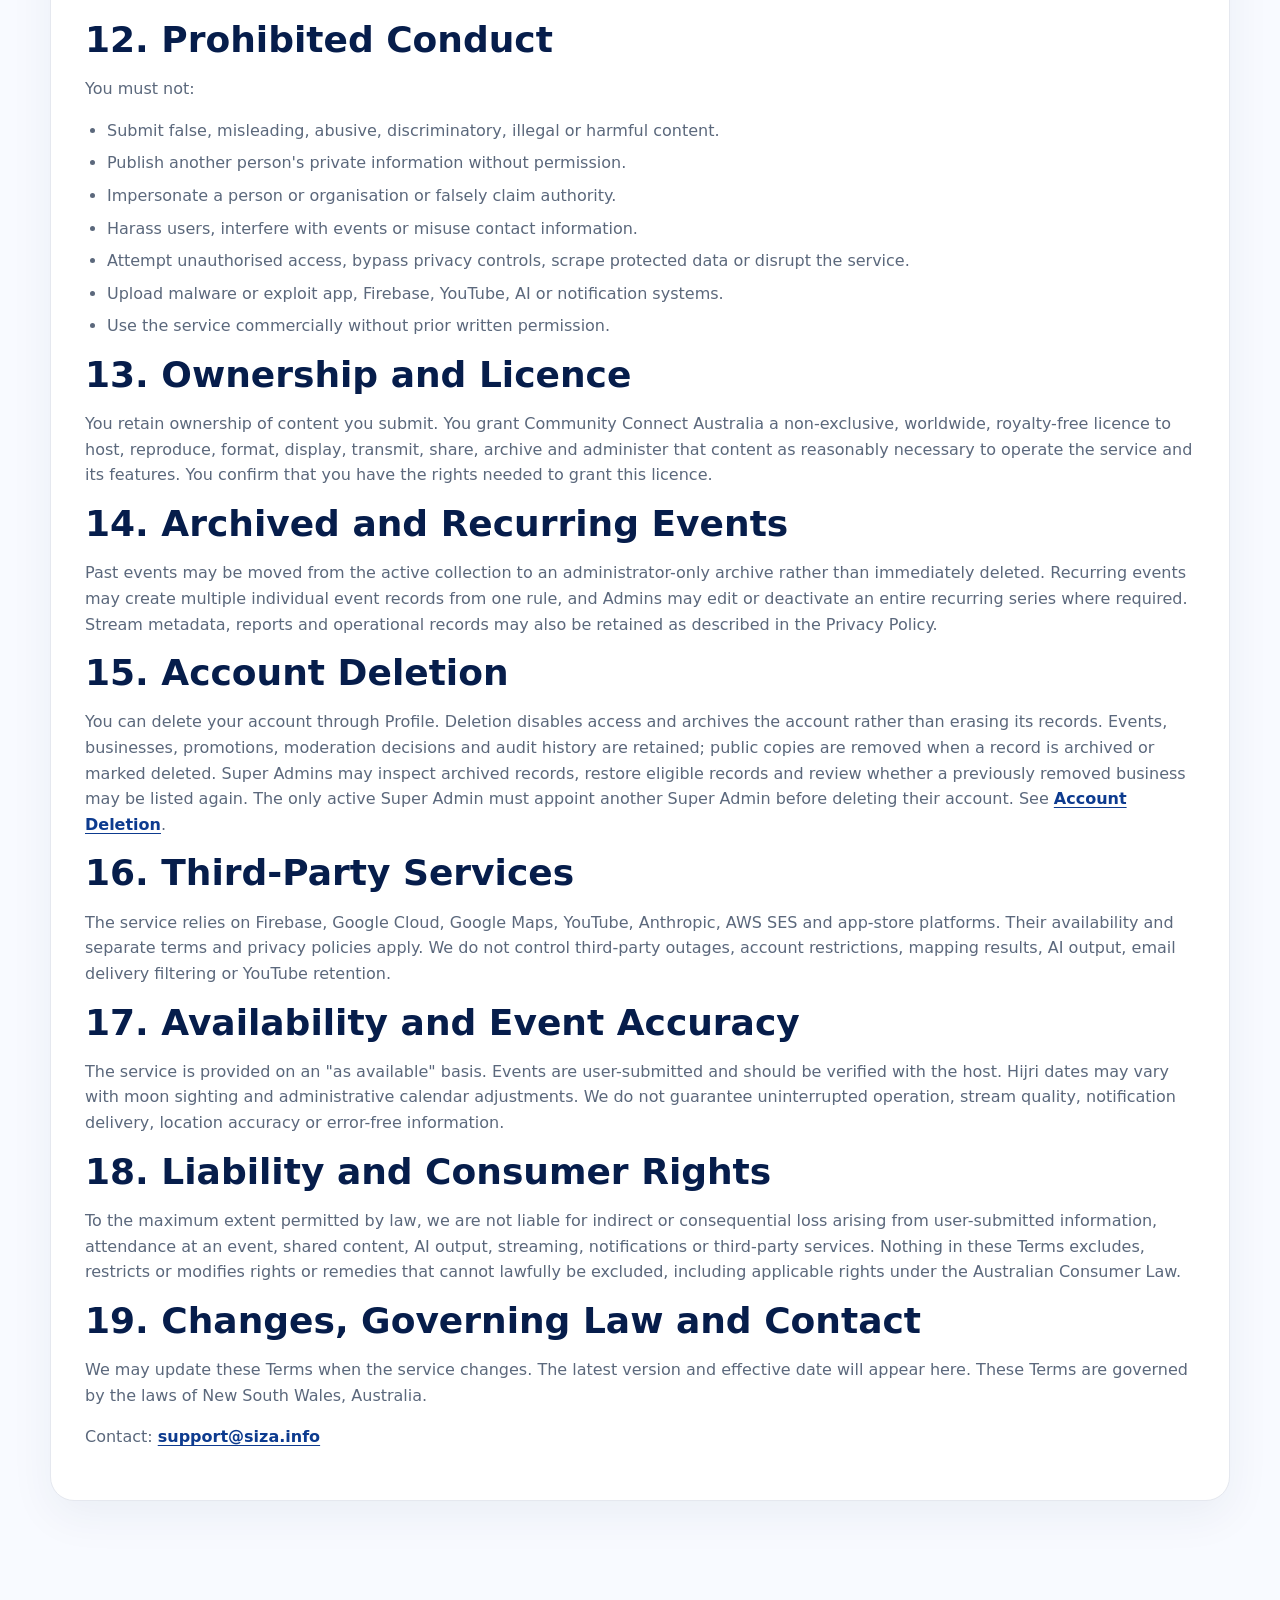
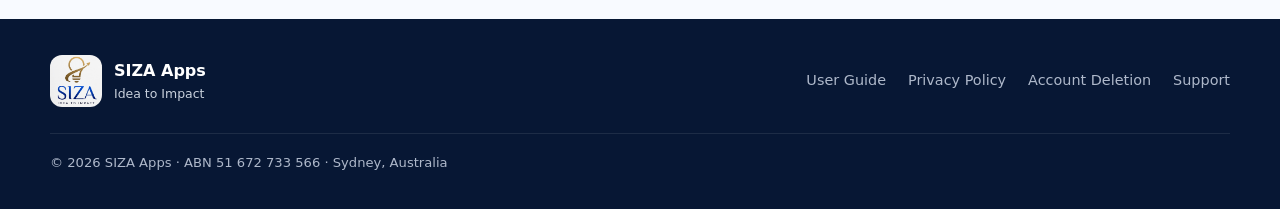
<file: terms.html>
<!doctype html>
<html lang="en">
<head>
  <meta charset="utf-8">
  <meta name="viewport" content="width=device-width,initial-scale=1">
  <meta name="theme-color" content="#0d3b8f">
  <title>Terms of Use | Community Connect Australia | SIZA Apps</title>
  <link rel="icon" href="assets/siza-logo.jpg">
  <link rel="stylesheet" href="styles.css">
  <link rel="stylesheet" href="docs/docs.css">
</head>
<body>
<header class="site-header"><div class="container nav-wrap"><a class="brand" href="index.html"><img src="assets/siza-logo.jpg" alt="SIZA Apps"><span>SIZA Apps</span></a><button class="nav-toggle" aria-expanded="false" aria-controls="site-nav">Menu</button><nav id="site-nav" class="site-nav"><a href="index.html">Home</a><a href="docs/user-guide.html">User Guide</a><a href="support.html">Support</a><a class="nav-cta" href="mailto:support@siza.info">Contact</a></nav></div></header>
<main>
  <section class="docs-hero"><div class="container"><span class="section-kicker">Legal · Community Connect Australia</span><h1>Terms of Use</h1><p>Community Connect Australia · One App · Two Experiences</p><div class="docs-meta"><span class="docs-pill">Last updated 8 September 2026</span><span class="docs-pill">Version draft-2026-09-08-community-connect</span></div></div></section>
  <section class="docs-main"><div class="container docs-content"><article class="doc-section">
    <div class="callout gold">By accessing or using Community Connect Australia as a guest or signed-in user, you agree to these Terms and the <a href="privacy.html">Privacy Policy</a>.</div>

    <h2>1. Service and Operator</h2>
    <p>Community Connect Australia is operated by <strong>Sajjad Zaheer</strong> in New South Wales, Australia. SIZA Apps is the product and initiative name. It is available as a website, PWA and store-distributed app for supported devices. It contains the Community Events Australia and Community Businesses Australia experiences.</p>
    <p>Website: <a href="https://siza.info">siza.info</a><br>Legal and support contact: <a href="mailto:support@siza.info">support@siza.info</a></p>

    <h2>2. Eligibility and Accounts</h2>
    <ul>
      <li>You must be at least 13 years old to create an account independently.</li>
      <li>Login uses a verified Australian mobile number. You must control the number used for verification.</li>
      <li>You must provide accurate profile information and keep it current.</li>
      <li>You must not share verification codes or permit unauthorised use of your account.</li>
      <li>Former Google or Microsoft profile information may be migrated after phone verification and email matching.</li>
      <li>You are responsible for activity performed through your account.</li>
    </ul>

    <h2>3. Guest Access</h2>
    <p>Guests may browse and search events, view calendars and stream listings, share permitted event information, and access installation information. Guest access is restricted. In particular, guests do not receive full private-event addresses, private host phone numbers or clickable stream links.</p>

    <h2>4. Event Submissions</h2>
    <ul>
      <li>You are responsible for the accuracy, legality and appropriateness of events you submit.</li>
      <li>You must have permission to publish another person's name, phone number, email, address, image or event information.</li>
      <li>If submitting on behalf of another person or organisation, you confirm you are authorised to do so.</li>
      <li>Mandatory dates, times and addresses must be complete and accurate. If a prayer-based time is selected, the selected address must include saved map coordinates so the variable time can be calculated.</li>
      <li>Posters and other uploaded material must be owned by you or used with permission.</li>
      <li>Optional Notes are visible on event cards and included in app-generated share messages. Do not enter confidential information in Notes.</li>
      <li>Recurring events, copied events and ownership transfers remain subject to these responsibilities.</li>
    </ul>

    <h2>5. Event Privacy and Sharing</h2>
    <p>Registered users can view full event details in the app. Guests can see centre venue details, but private events are limited to suburb-level location and exclude the host phone. When a normal user shares another person's private event, the generated message excludes the full address and host phone. Event owners, Admins and Super Admins may access and share full details.</p>
    <p>No privacy label can prevent a recipient from further sharing information they lawfully receive. Hosts should only publish information suitable for the intended audience.</p>

    <h2>6. Live Streaming</h2>
    <ul>
      <li>Hosts can stream through the app or connect an eligible YouTube live URL from another device.</li>
      <li>Streams may be Public or Private. Private streaming uses YouTube unlisted/link-only visibility; it does not mean encrypted or fully private, and anyone with the YouTube link may view it.</li>
      <li>You must have authority to record and broadcast the event, speakers, attendees, music, images and other content.</li>
      <li>You are responsible for obtaining any required notices or consent from people who may be recorded.</li>
      <li>You must not broadcast illegal, harmful, abusive, private, copyrighted or otherwise unauthorised material.</li>
      <li>YouTube may record and retain broadcasts. Ending a stream in the app does not necessarily remove its recording from YouTube.</li>
      <li>We may stop, disconnect or remove access to a stream that creates legal, safety, privacy or operational risk.</li>
    </ul>
    <p>When a private stream goes live, the host may receive the private YouTube link by email. The host is responsible for deciding who receives that link.</p>

    <h2>7. Stream Listings</h2>
    <p>The app may list metadata for broadcasts created or connected through the app. Public streams can appear in the streamed-videos list and on event cards while live. Private streams are intended for host-controlled sharing and should not appear as public app stream links. Guests can view listing information without active links. Videos removed or unavailable on YouTube may disappear after the app checks availability.</p>

    <h2>8. AI-Assisted Search</h2>
    <p>AI-assisted search may generate summaries or answers based on event information. AI output can be inaccurate, incomplete or inappropriate and is not a substitute for confirmation with the event host. You must not submit unlawful, abusive or confidential content in AI prompts.</p>
    <p>Use the Report AI Response feature to report inappropriate, unsafe, misleading or incorrect output. Reports may be reviewed by the operator. Repeated misuse of AI or reporting tools may result in restricted access.</p>

    <h2>9. Notifications and Communications</h2>
    <p>Depending on your settings and role, the app may send event reminders, push notifications, live alerts, community or directory updates, administrator alerts and operational reminders. AWS SES email is sent from <strong>support@siza.info</strong>, and replies are directed to the same address. You can manage available email preferences in Profile and device permissions in system settings. Essential account, safety or service messages may still be sent where necessary.</p>

    <h2>10. Business Directory</h2>
    <p>Community Businesses Australia is a directory only. Users must independently verify a business's identity, ownership, ABN, licences, qualifications, insurance, pricing, suitability, safety and legal compliance before engaging it. Where supplied, an ABN may be checked against the Australian Business Register. An “ABN Verified” status means only that ABN status/name information was checked at the recorded time and is not an endorsement.</p>
    <p>Business submitters confirm authority, accuracy, permission to publish supplied contact details and images, and consent from a named community referrer. Public listings use a privacy-sanitised projection. Sponsored or promoted placement must be labelled and does not constitute endorsement. Listing and promotion decisions remain subject to the Directory Listing and Operational Rules.</p>

    <h2>11. Roles, Moderation and Administration</h2>
    <p>Users may be assigned User, Admin or Super Admin roles. Admins may manage events and access full event details for moderation and support. Super Admins may manage roles and users. We may correct, hide, archive, transfer or remove content, end streams, restrict accounts or ban users where reasonably necessary to enforce these Terms or protect the service.</p>

    <h2>12. Prohibited Conduct</h2>
    <p>You must not:</p>
    <ul>
      <li>Submit false, misleading, abusive, discriminatory, illegal or harmful content.</li>
      <li>Publish another person's private information without permission.</li>
      <li>Impersonate a person or organisation or falsely claim authority.</li>
      <li>Harass users, interfere with events or misuse contact information.</li>
      <li>Attempt unauthorised access, bypass privacy controls, scrape protected data or disrupt the service.</li>
      <li>Upload malware or exploit app, Firebase, YouTube, AI or notification systems.</li>
      <li>Use the service commercially without prior written permission.</li>
    </ul>

    <h2>13. Ownership and Licence</h2>
    <p>You retain ownership of content you submit. You grant Community Connect Australia a non-exclusive, worldwide, royalty-free licence to host, reproduce, format, display, transmit, share, archive and administer that content as reasonably necessary to operate the service and its features. You confirm that you have the rights needed to grant this licence.</p>

    <h2>14. Archived and Recurring Events</h2>
    <p>Past events may be moved from the active collection to an administrator-only archive rather than immediately deleted. Recurring events may create multiple individual event records from one rule, and Admins may edit or deactivate an entire recurring series where required. Stream metadata, reports and operational records may also be retained as described in the Privacy Policy.</p>

    <h2>15. Account Deletion</h2>
    <p>You can delete your account through Profile. Deletion disables access and archives the account rather than erasing its records. Events, businesses, promotions, moderation decisions and audit history are retained; public copies are removed when a record is archived or marked deleted. Super Admins may inspect archived records, restore eligible records and review whether a previously removed business may be listed again. The only active Super Admin must appoint another Super Admin before deleting their account. See <a href="delete-account.html">Account Deletion</a>.</p>

    <h2>16. Third-Party Services</h2>
    <p>The service relies on Firebase, Google Cloud, Google Maps, YouTube, Anthropic, AWS SES and app-store platforms. Their availability and separate terms and privacy policies apply. We do not control third-party outages, account restrictions, mapping results, AI output, email delivery filtering or YouTube retention.</p>

    <h2>17. Availability and Event Accuracy</h2>
    <p>The service is provided on an "as available" basis. Events are user-submitted and should be verified with the host. Hijri dates may vary with moon sighting and administrative calendar adjustments. We do not guarantee uninterrupted operation, stream quality, notification delivery, location accuracy or error-free information.</p>

    <h2>18. Liability and Consumer Rights</h2>
    <p>To the maximum extent permitted by law, we are not liable for indirect or consequential loss arising from user-submitted information, attendance at an event, shared content, AI output, streaming, notifications or third-party services. Nothing in these Terms excludes, restricts or modifies rights or remedies that cannot lawfully be excluded, including applicable rights under the Australian Consumer Law.</p>

    <h2>19. Changes, Governing Law and Contact</h2>
    <p>We may update these Terms when the service changes. The latest version and effective date will appear here. These Terms are governed by the laws of New South Wales, Australia.</p>
    <p>Contact: <a href="mailto:support@siza.info"><strong>support@siza.info</strong></a></p>
  </article></div></section>
</main>
<footer class="site-footer"><div class="container footer-grid"><div class="footer-brand"><img src="assets/siza-logo.jpg" alt="SIZA Apps"><div><strong>SIZA Apps</strong><span>Idea to Impact</span></div></div><div class="footer-links"><a href="docs/user-guide.html">User Guide</a><a href="privacy.html">Privacy Policy</a><a href="delete-account.html">Account Deletion</a><a href="support.html">Support</a></div><div class="footer-meta">© 2026 SIZA Apps · ABN 51 672 733 566 · Sydney, Australia</div></div></footer>
<script src="script.js"></script>
</body>
</html>
</file>
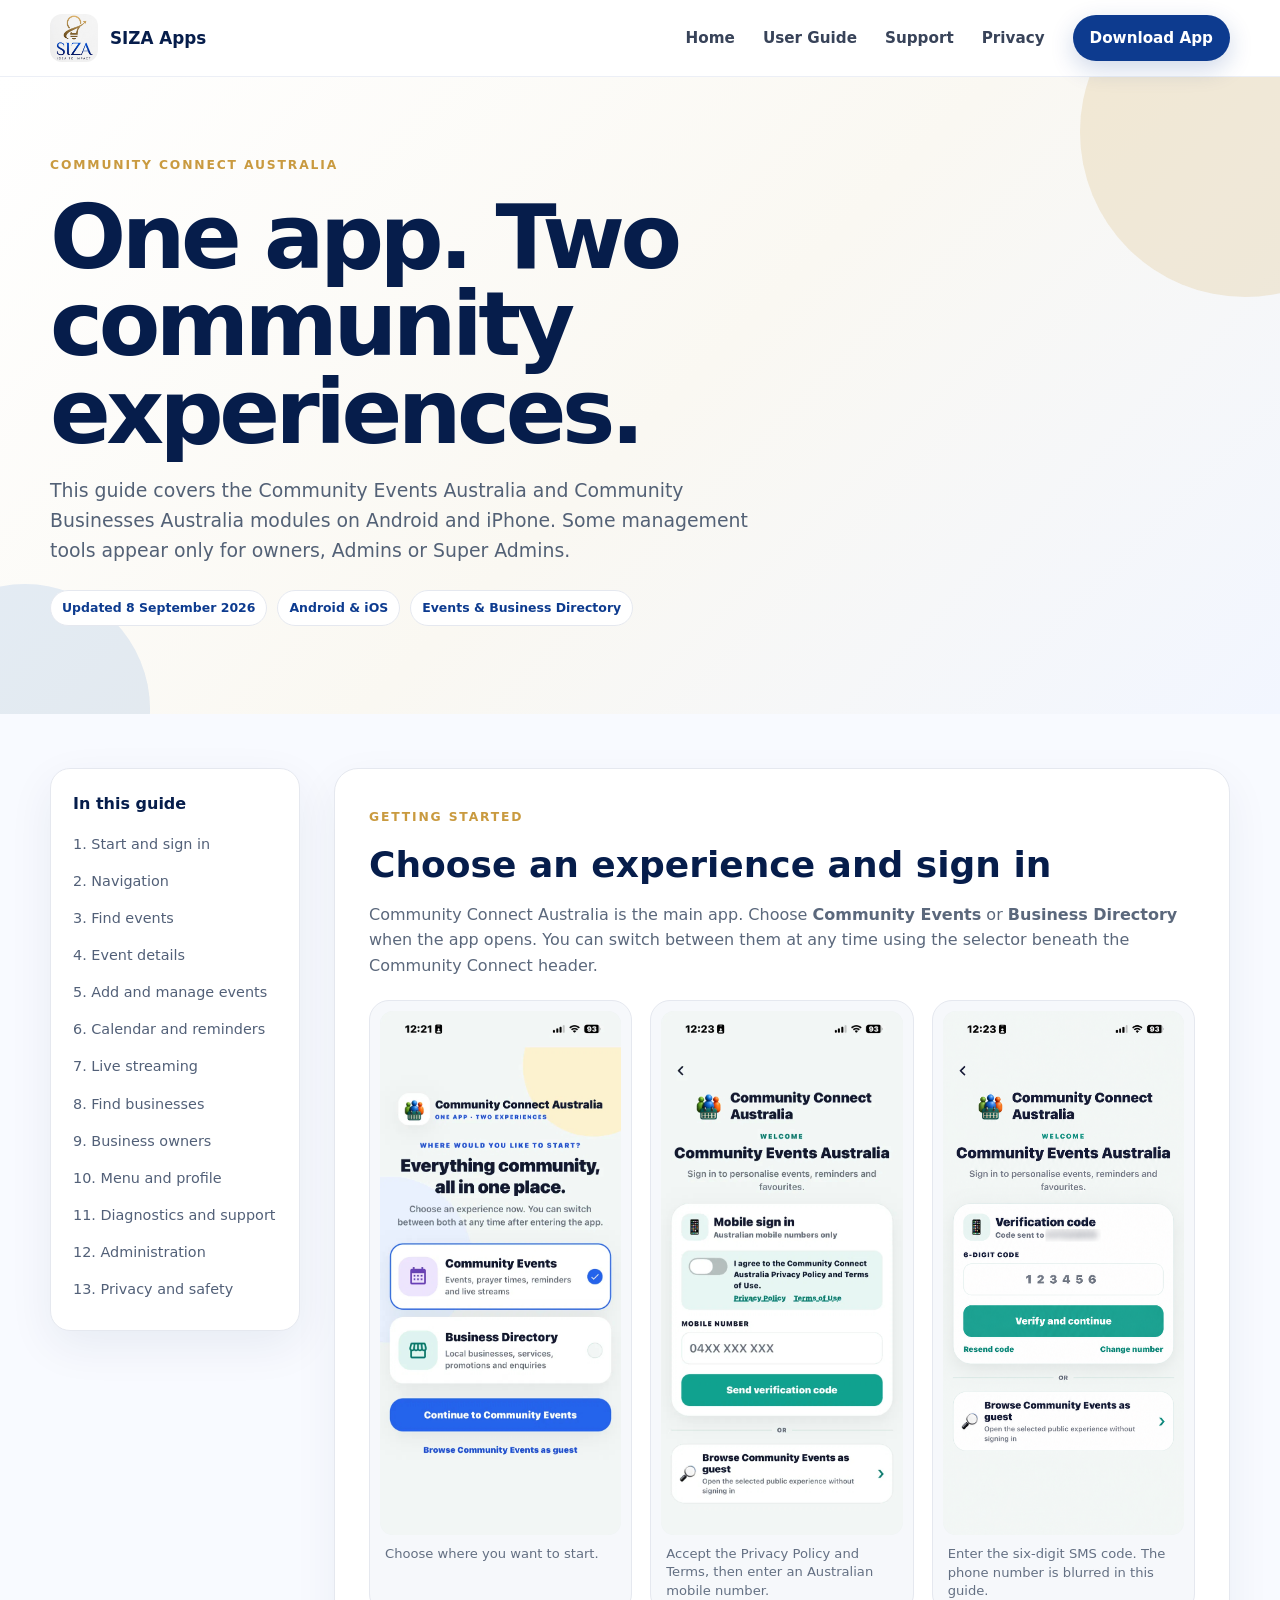
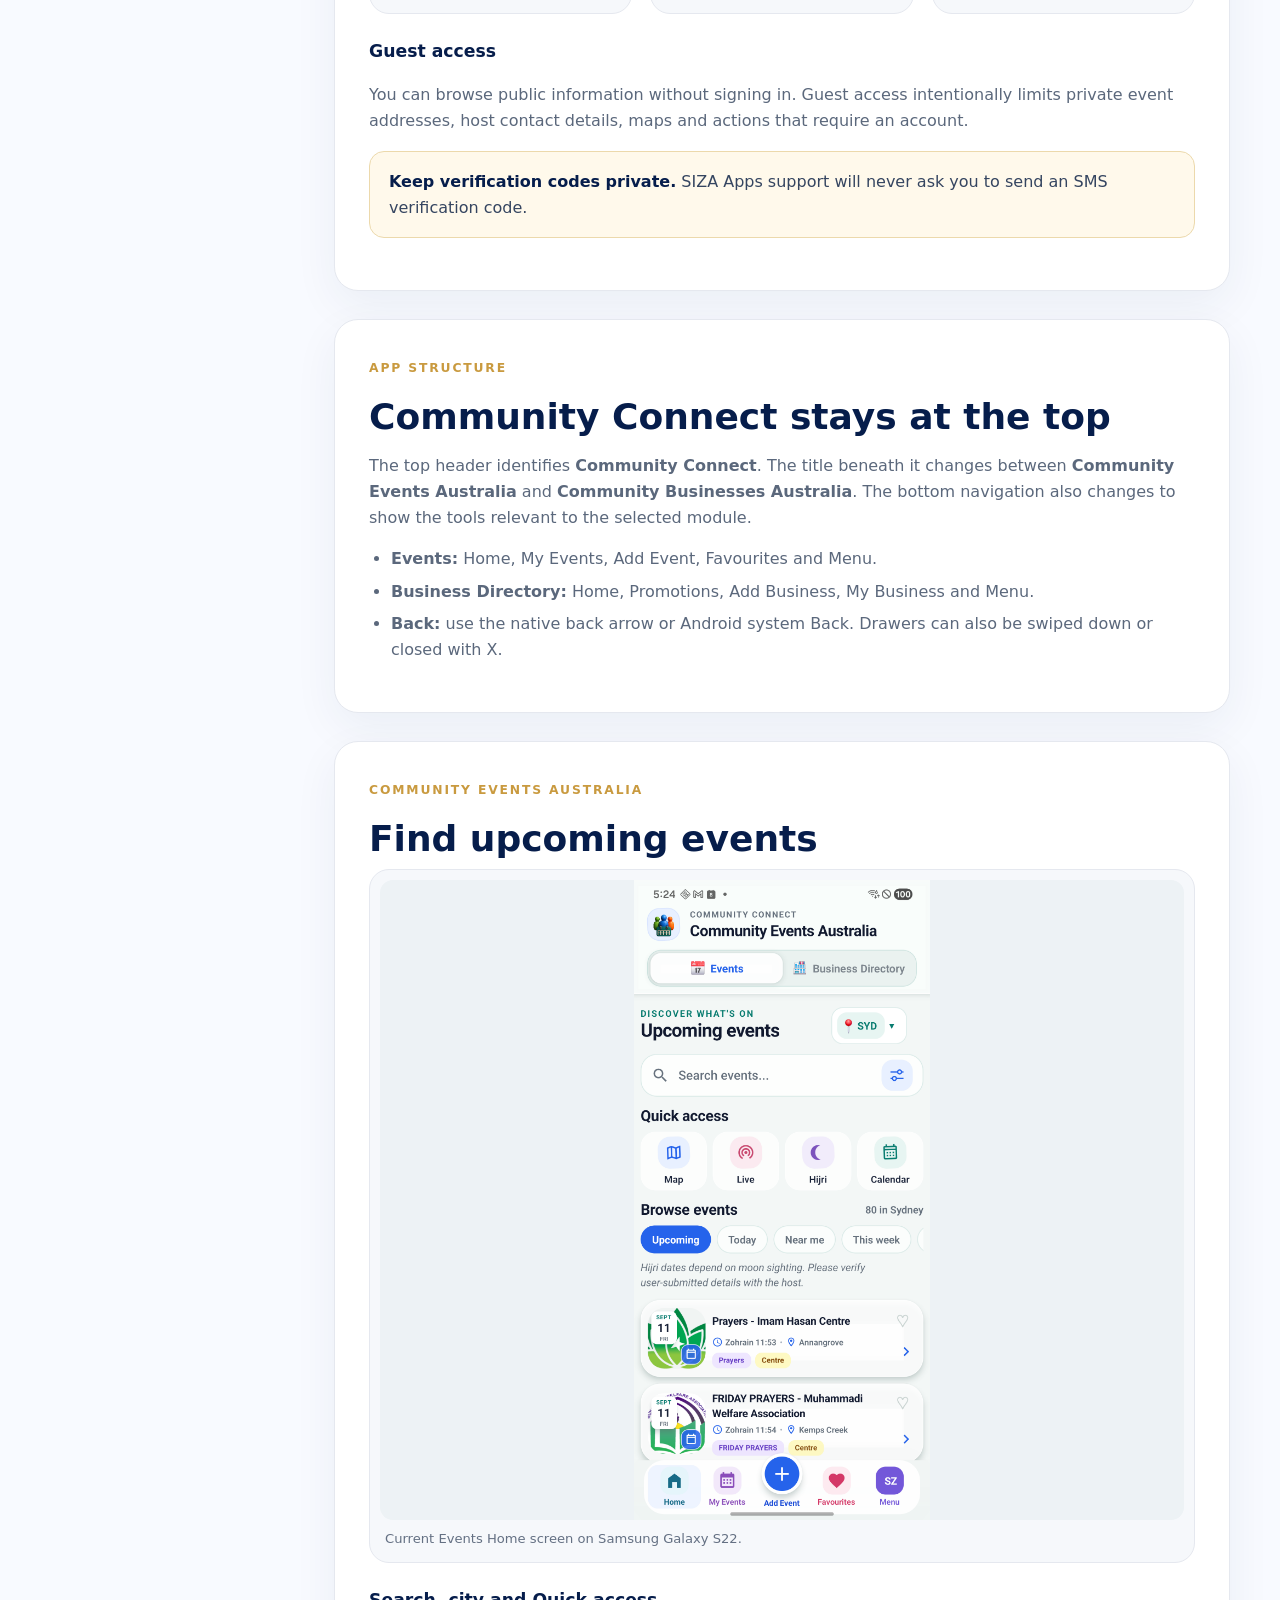
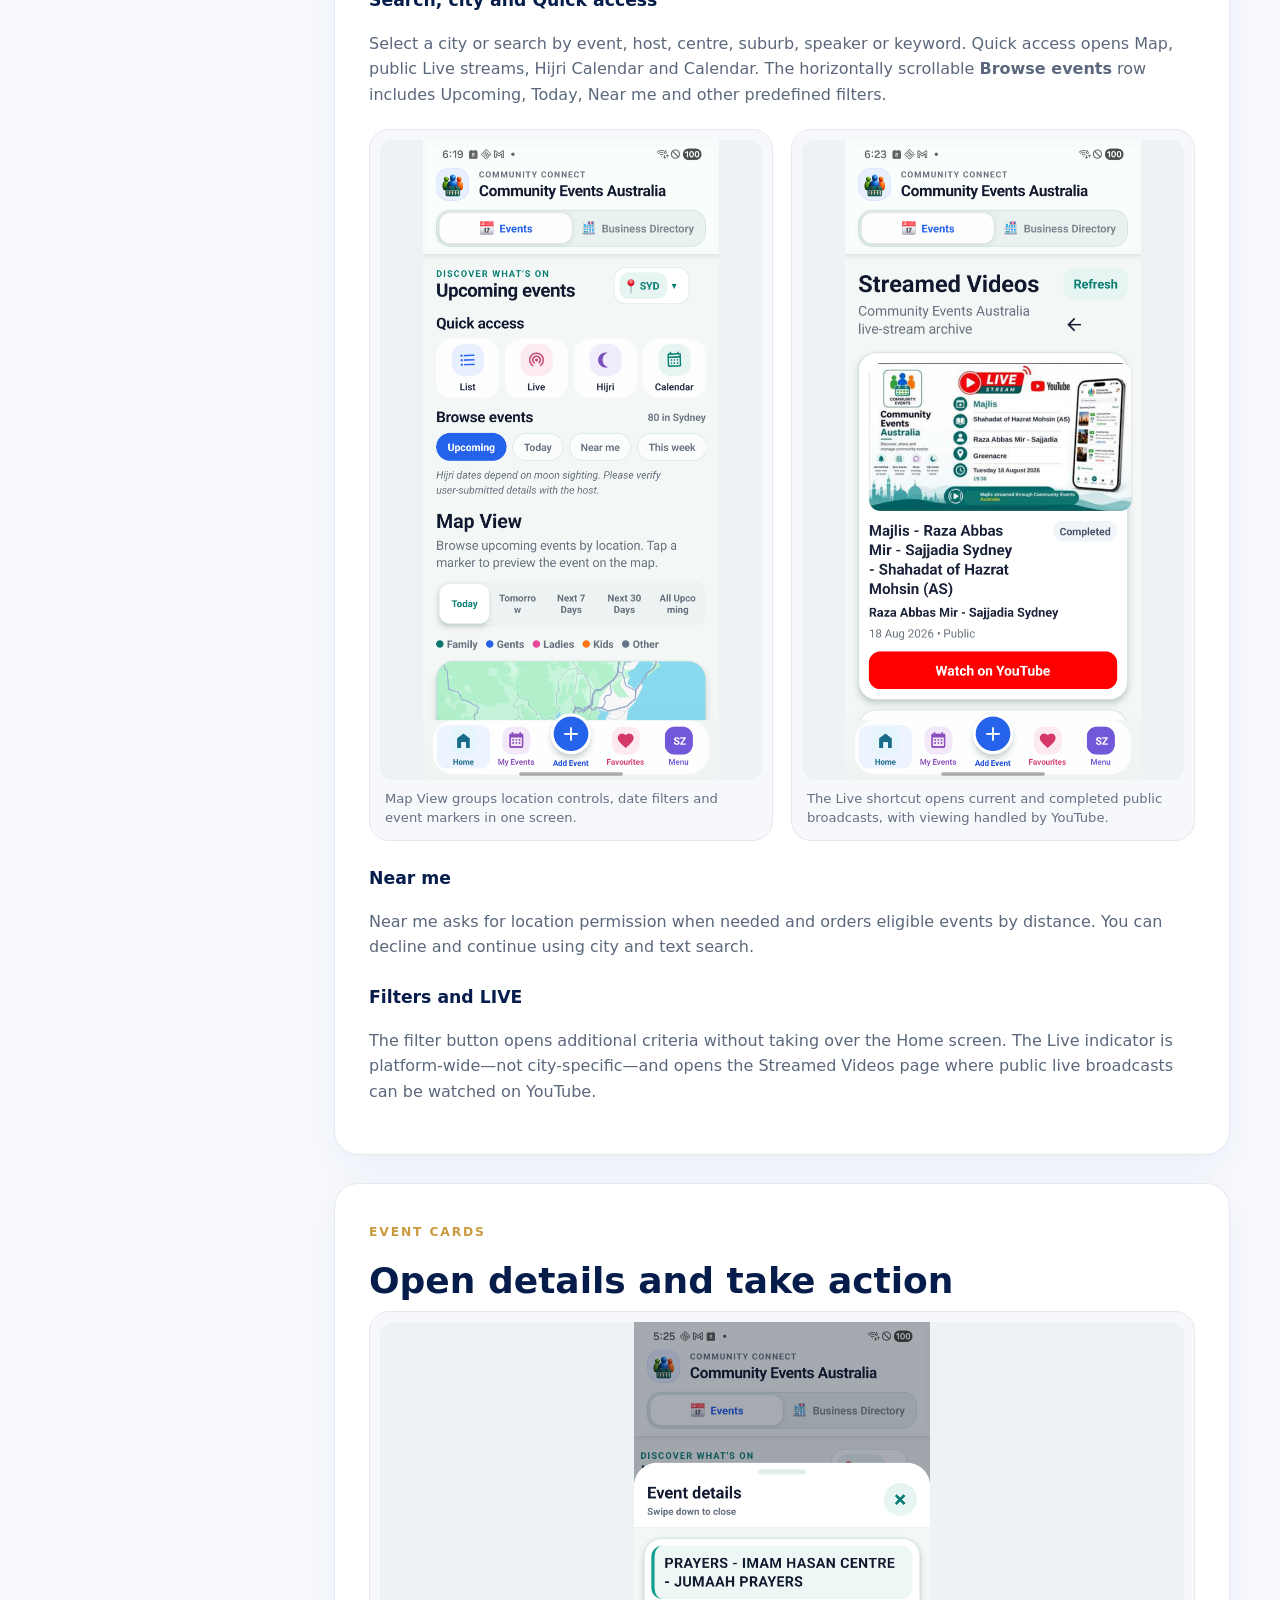
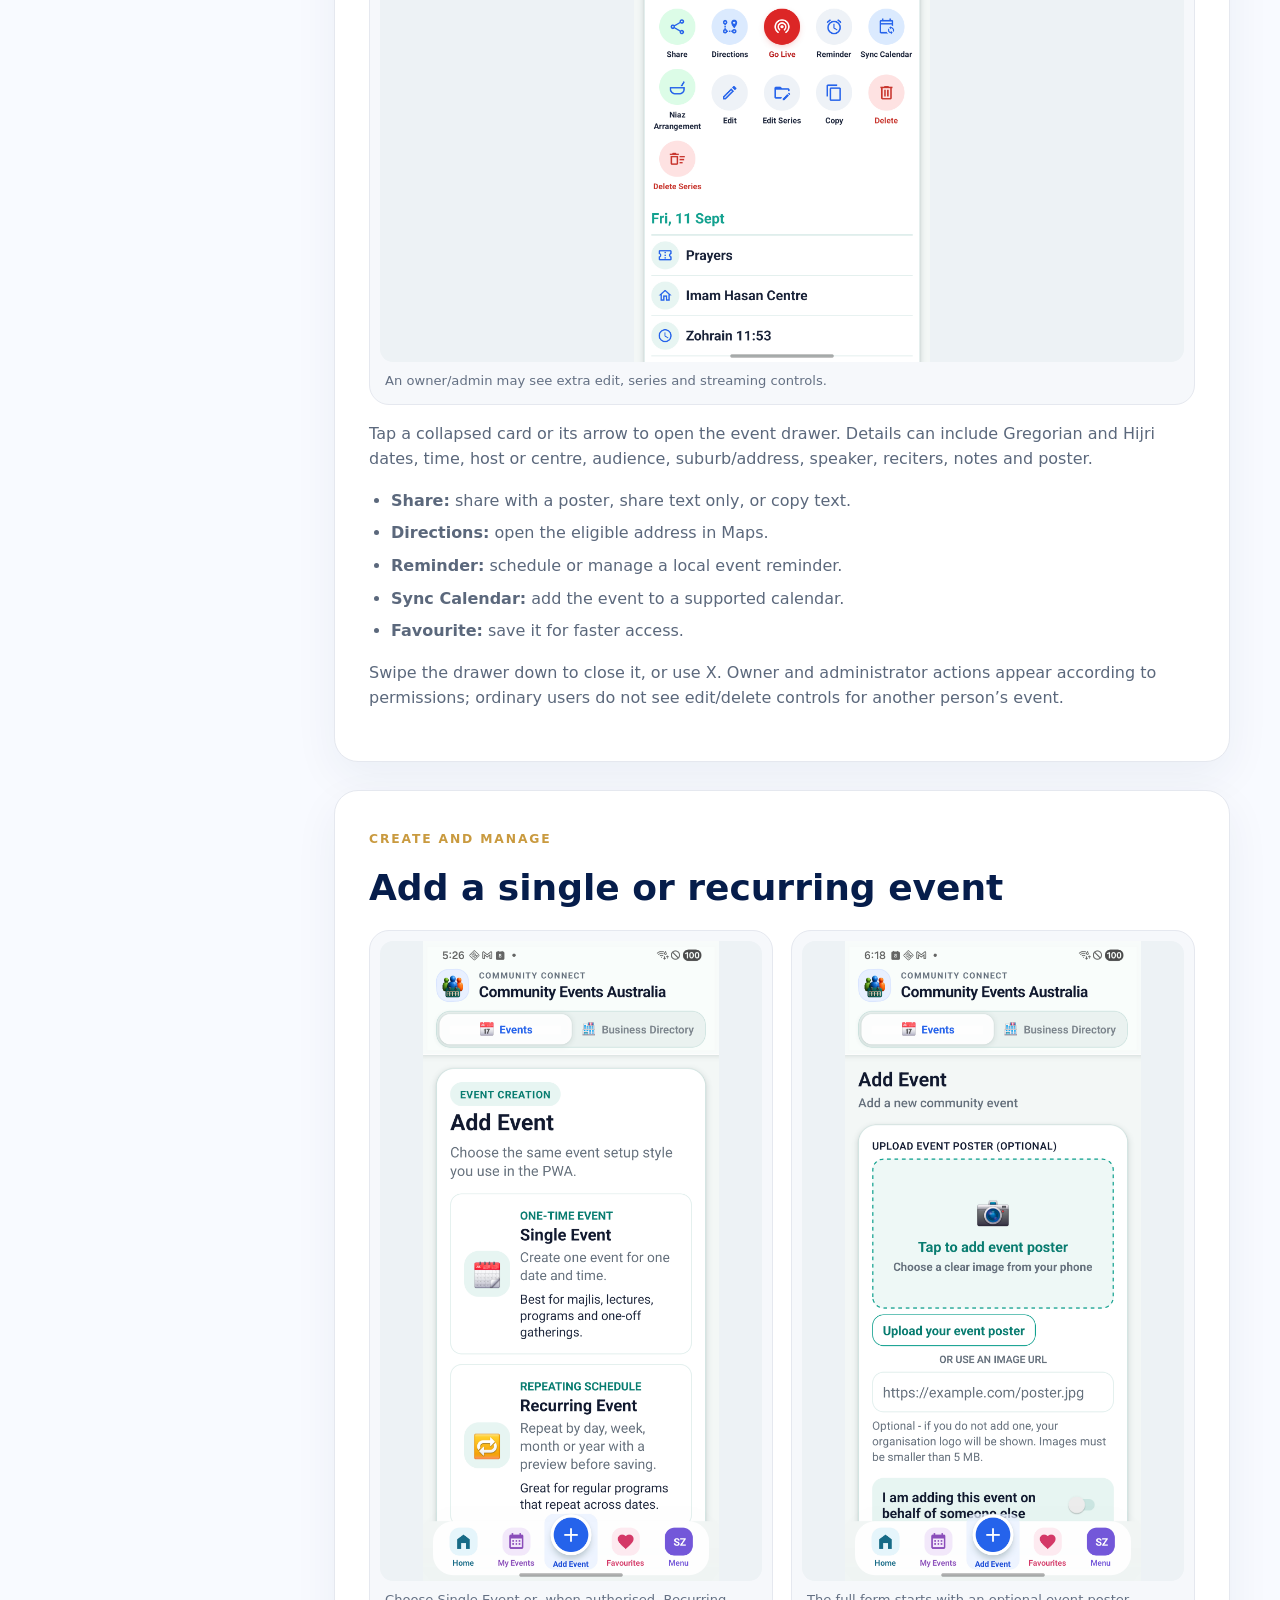
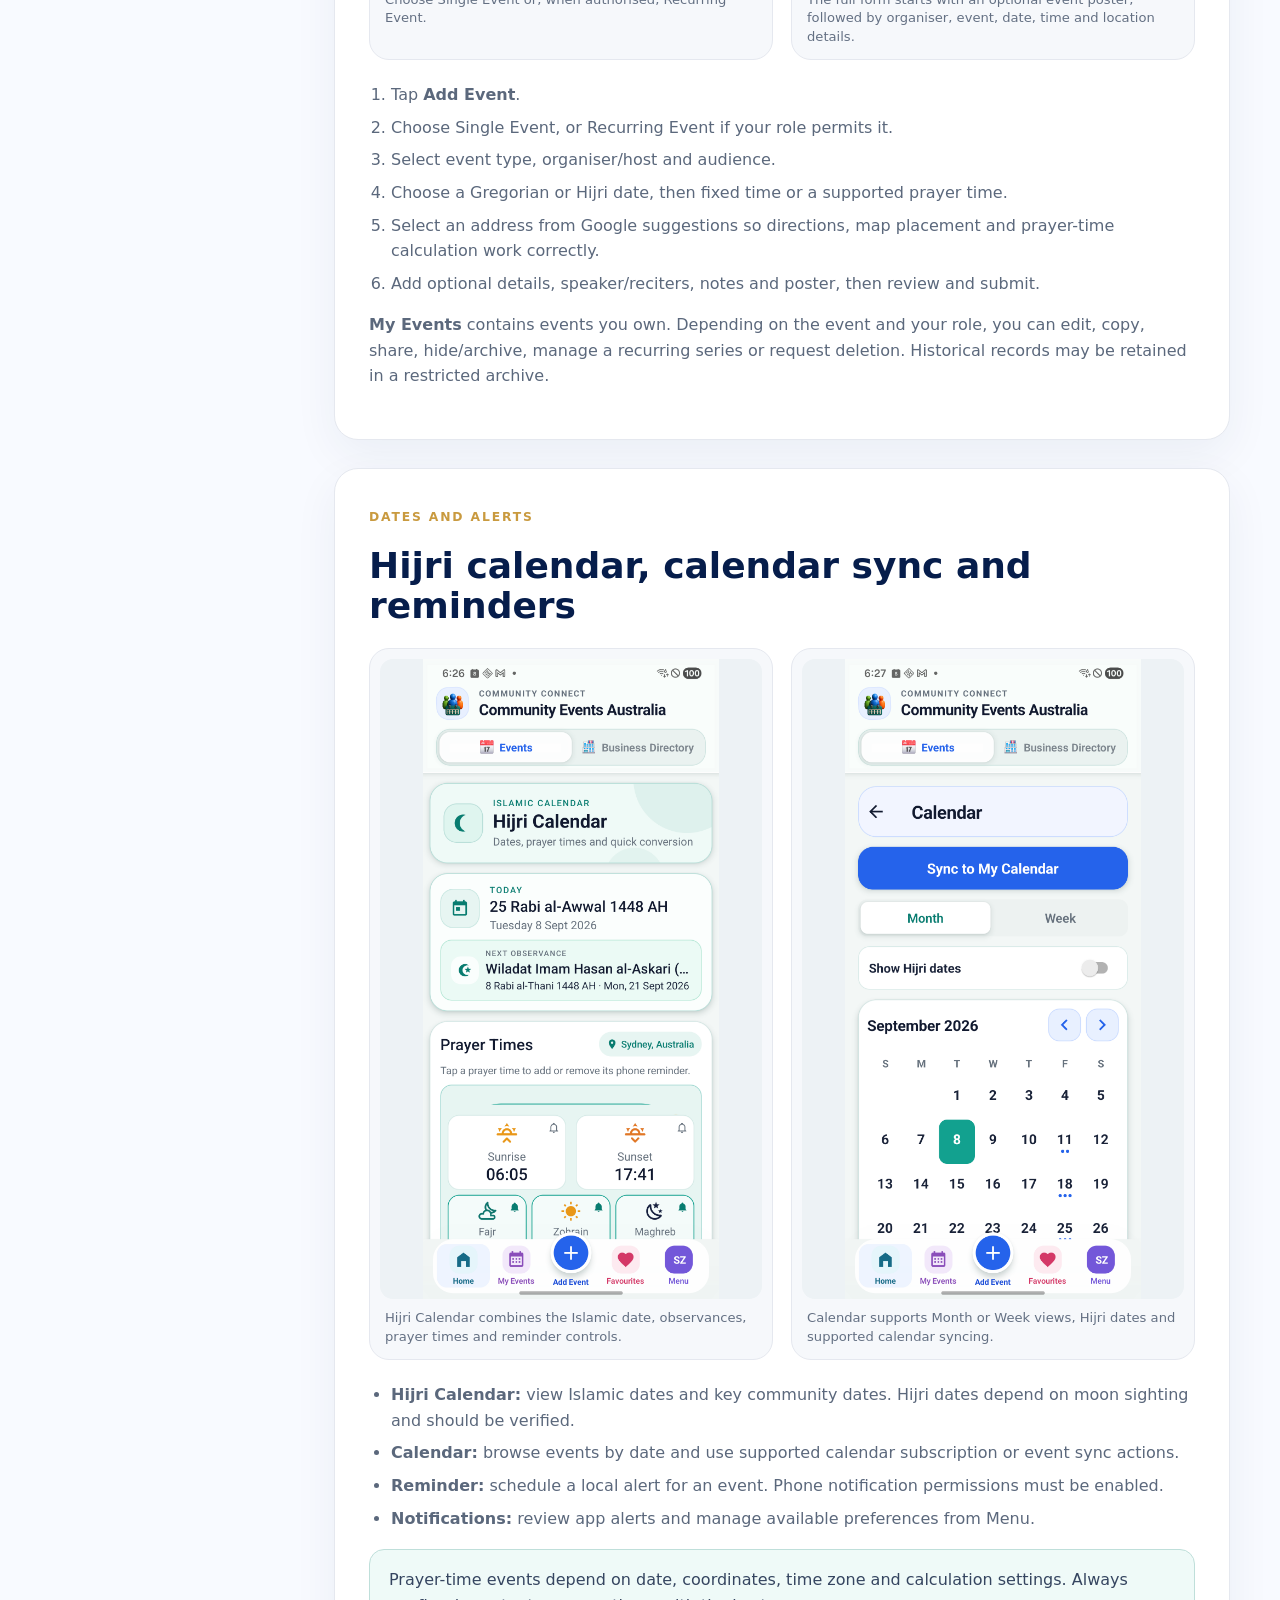
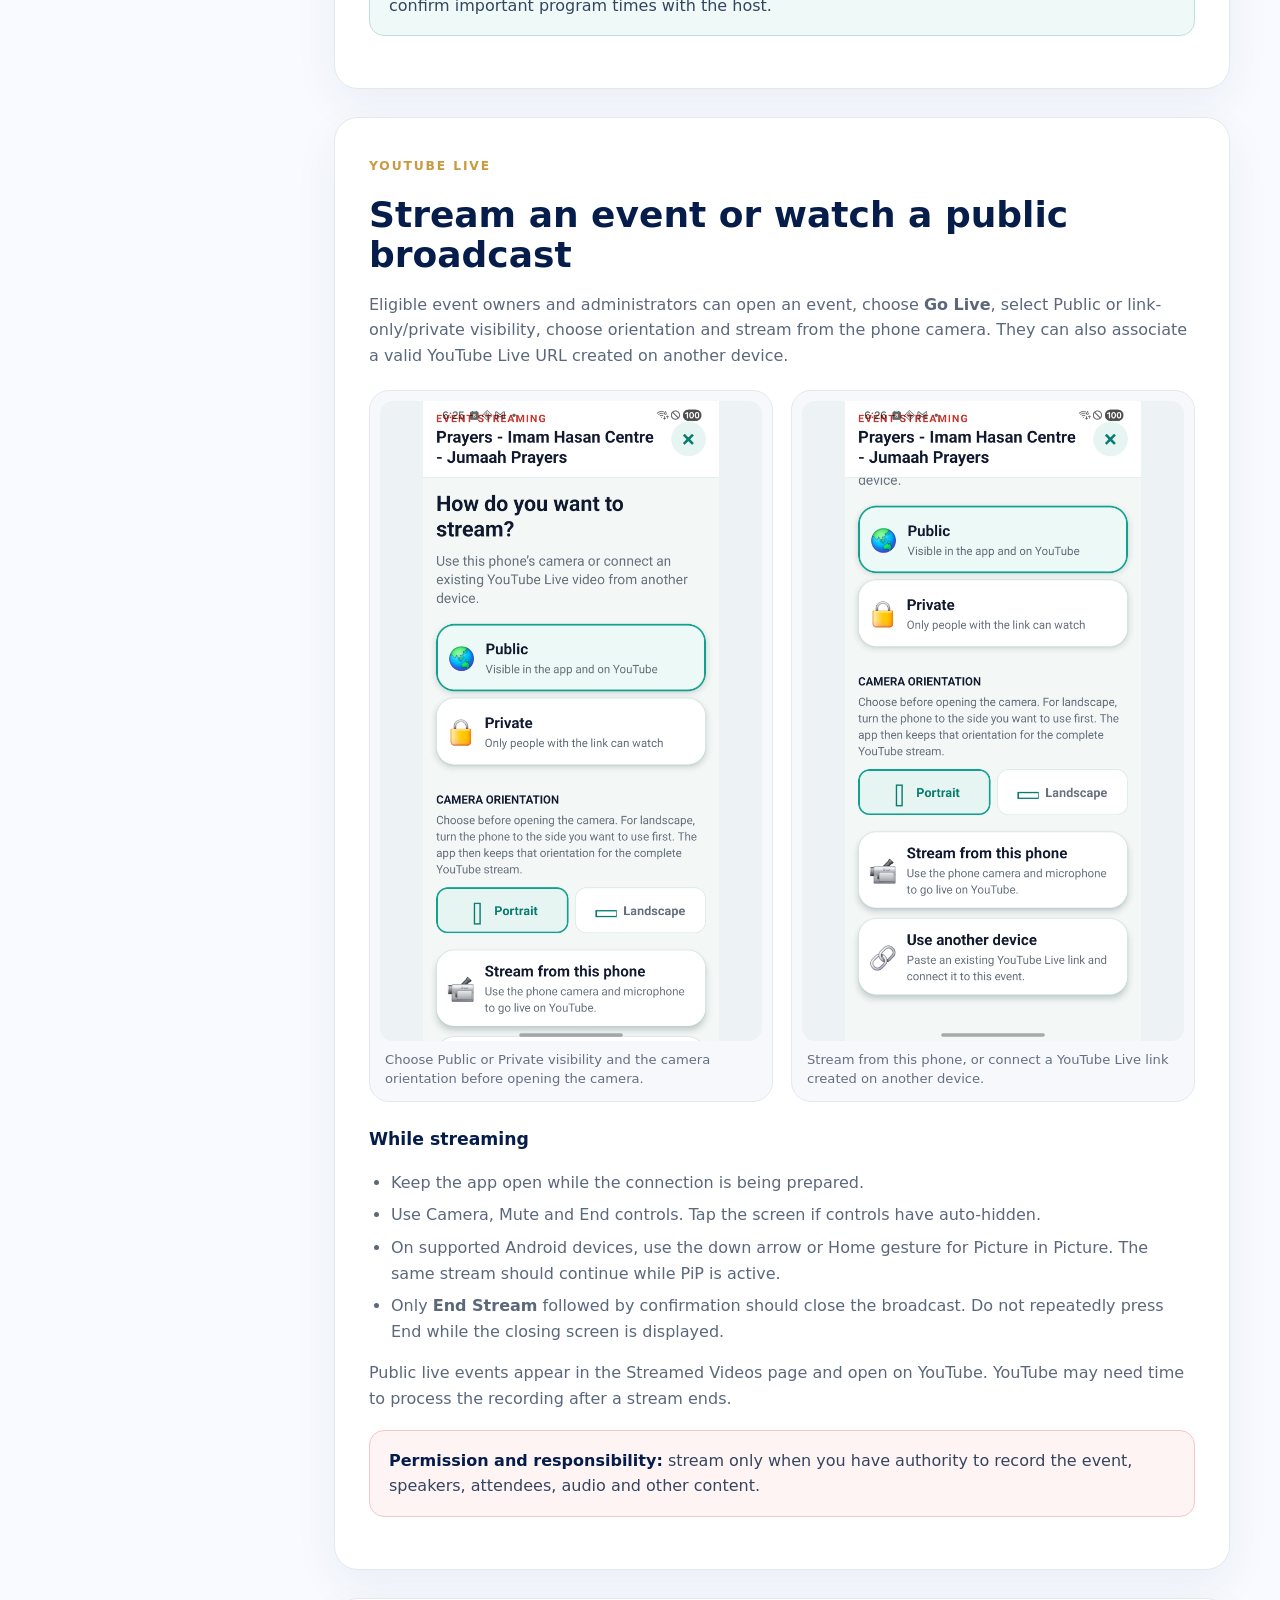
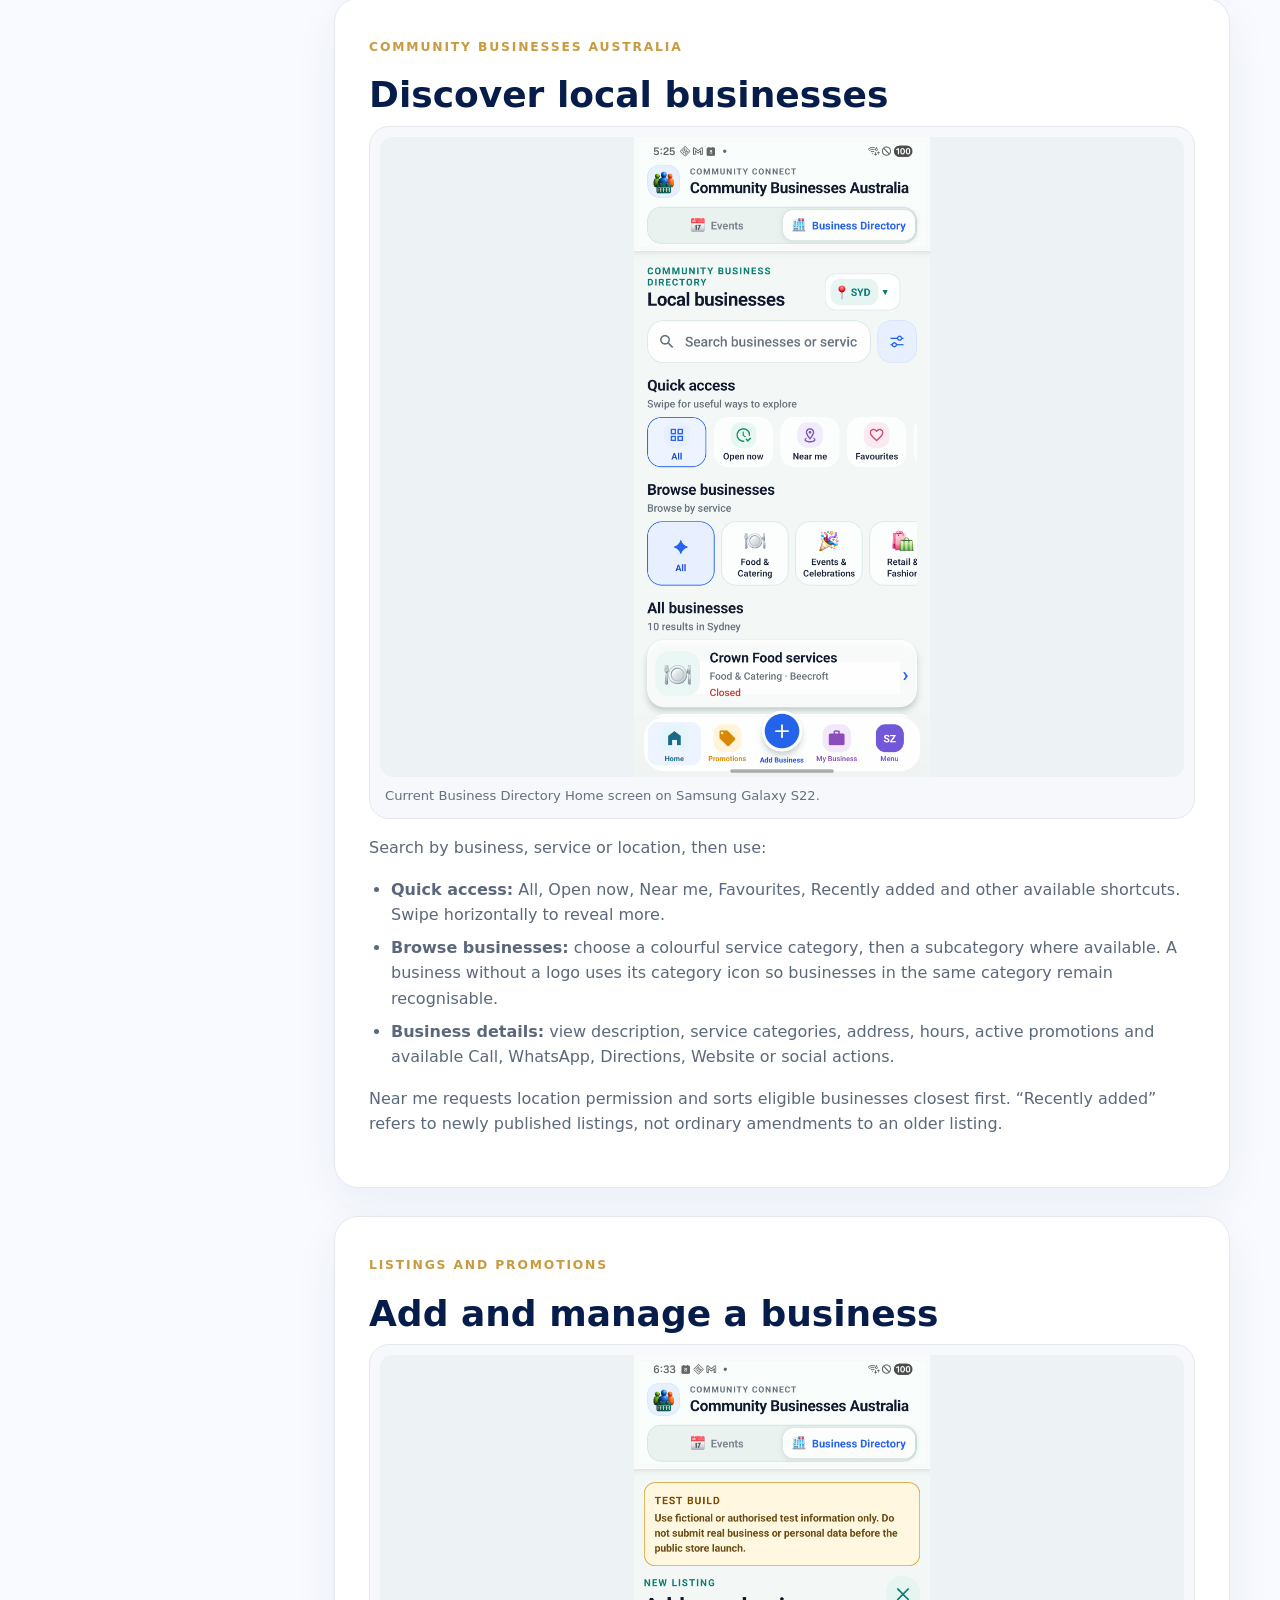
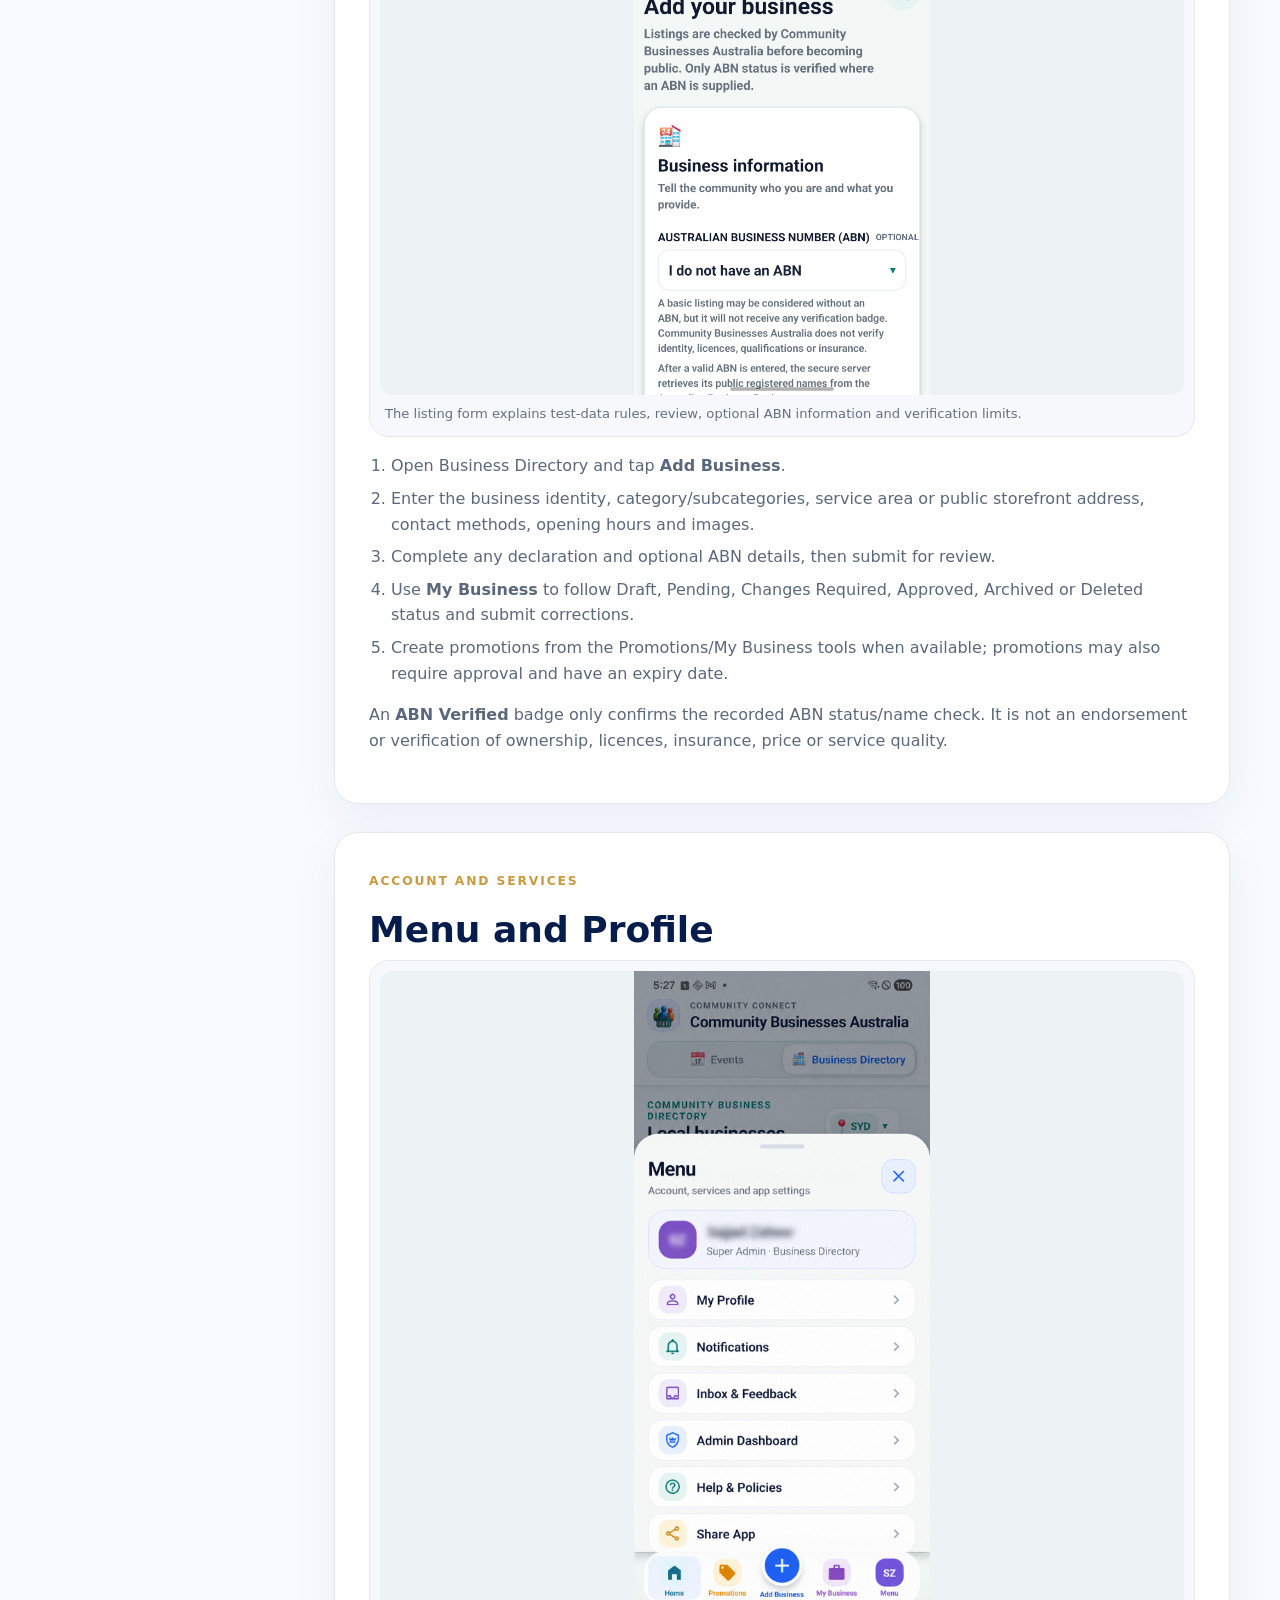
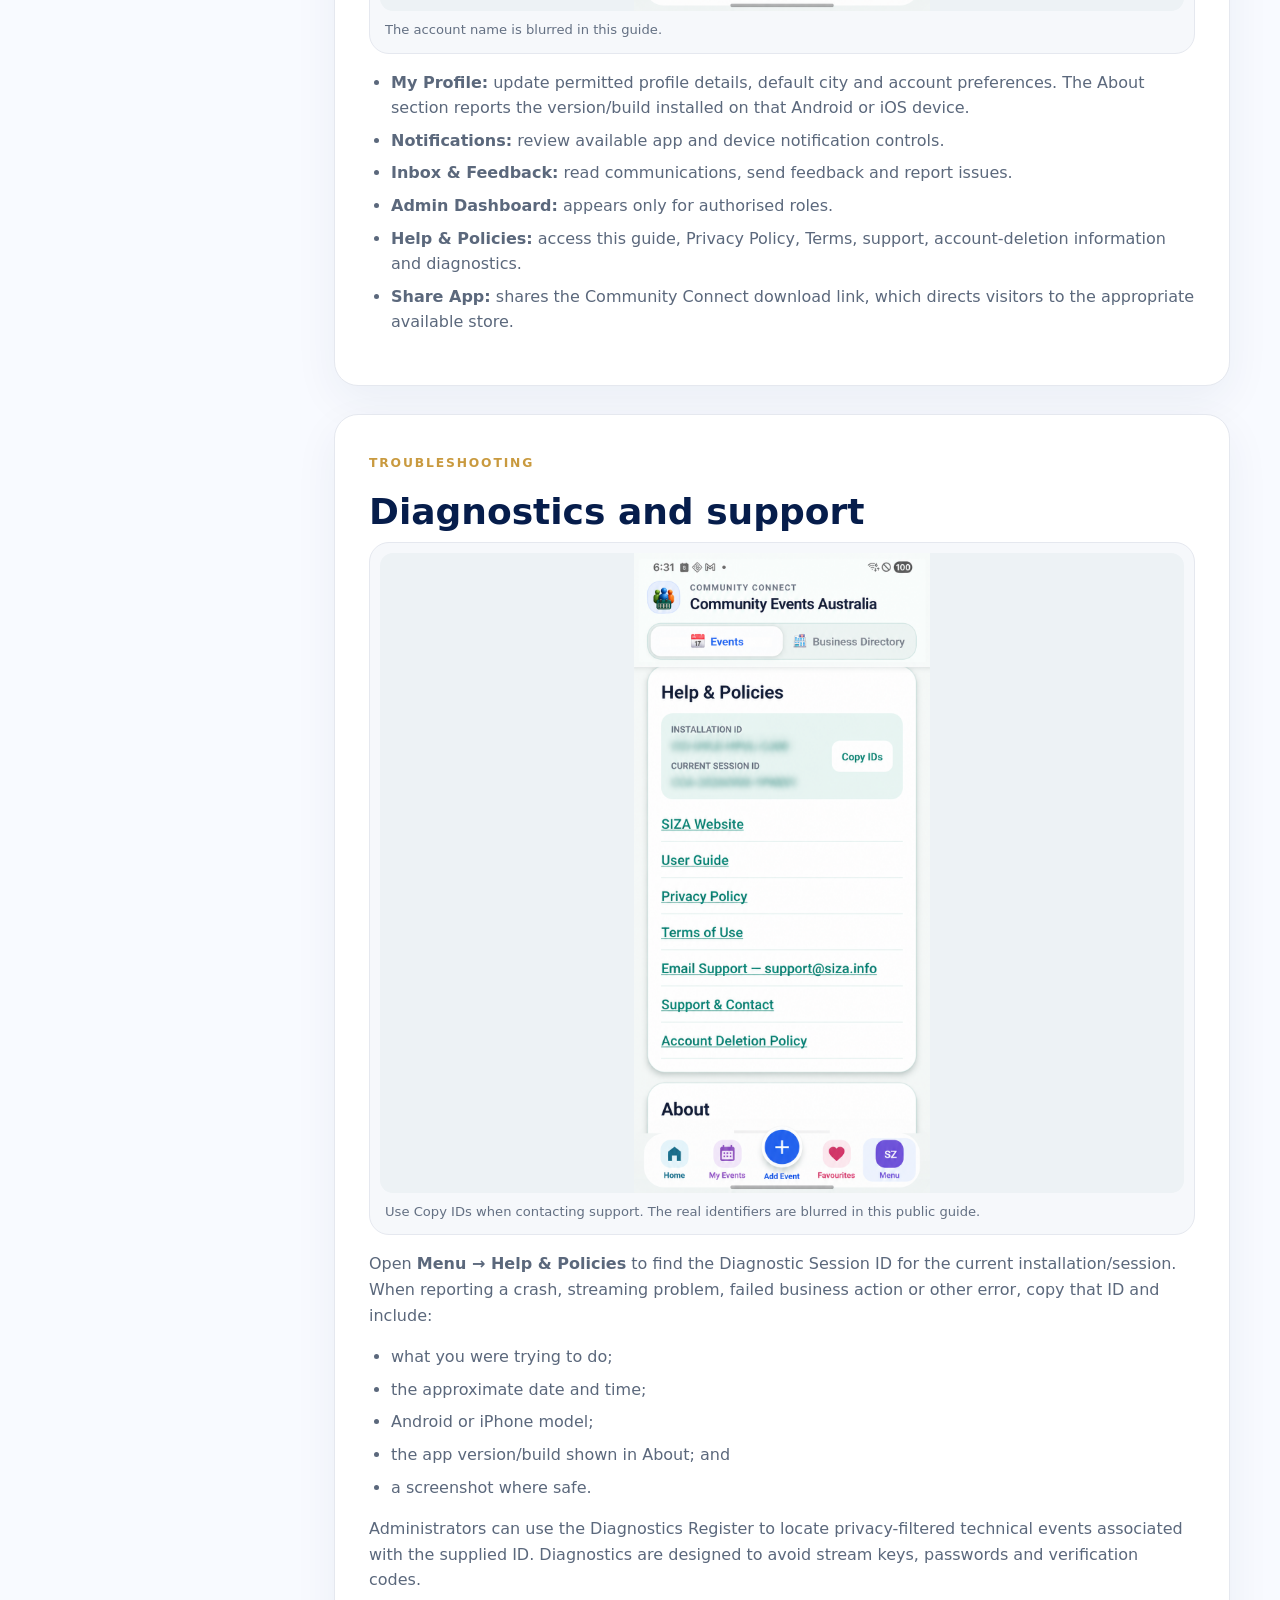
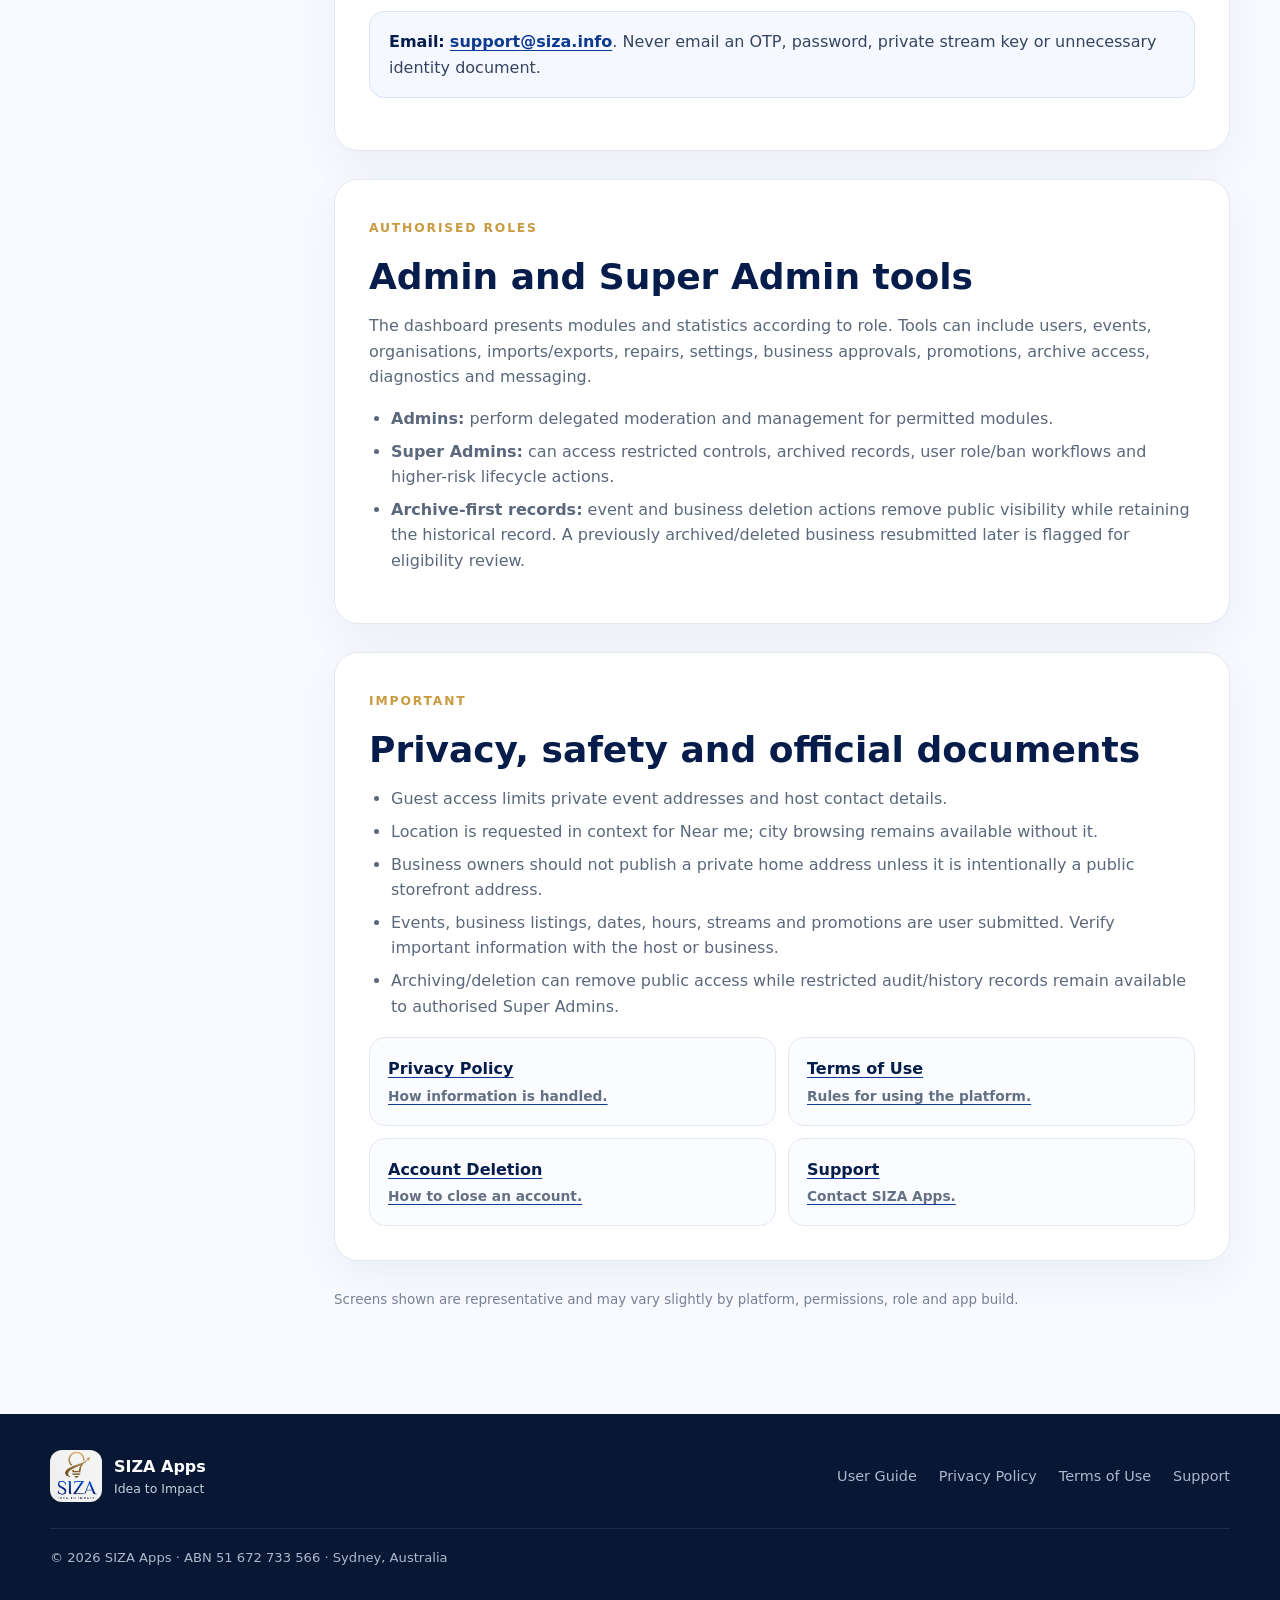
<file: docs/user-guide.html>
<!doctype html>
<html lang="en">
<head>
  <meta charset="utf-8" />
  <meta name="viewport" content="width=device-width,initial-scale=1" />
  <meta name="description" content="How to use Community Connect Australia, Community Events Australia and Community Businesses Australia." />
  <meta name="theme-color" content="#0d3b8f" />
  <title>User Guide | Community Connect Australia | SIZA Apps</title>
  <link rel="icon" href="../assets/siza-logo.jpg" />
  <link rel="stylesheet" href="../styles.css" />
  <link rel="stylesheet" href="docs.css" />
</head>
<body>
  <header class="site-header">
    <div class="container nav-wrap">
      <a class="brand" href="../index.html" aria-label="SIZA Apps home"><img src="../assets/siza-logo.jpg" alt="SIZA Apps" /><span>SIZA Apps</span></a>
      <button class="nav-toggle" aria-expanded="false" aria-controls="site-nav">Menu</button>
      <nav id="site-nav" class="site-nav" aria-label="Documentation navigation">
        <a href="../index.html">Home</a><a href="user-guide.html">User Guide</a><a href="../support.html">Support</a><a href="../privacy.html">Privacy</a><a class="nav-cta" href="https://download.communityevents.siza.info" target="_blank" rel="noopener">Download App</a>
      </nav>
    </div>
  </header>

  <main>
    <section class="docs-hero">
      <div class="container">
        <span class="section-kicker">Community Connect Australia</span>
        <h1>One app. Two community experiences.</h1>
        <p>This guide covers the Community Events Australia and Community Businesses Australia modules on Android and iPhone. Some management tools appear only for owners, Admins or Super Admins.</p>
        <div class="docs-meta"><span class="docs-pill">Updated 8 September 2026</span><span class="docs-pill">Android &amp; iOS</span><span class="docs-pill">Events &amp; Business Directory</span></div>
      </div>
    </section>

    <section class="docs-main">
      <div class="container docs-layout">
        <aside class="docs-toc"><strong>In this guide</strong><nav>
          <a href="#start">1. Start and sign in</a><a href="#navigation">2. Navigation</a><a href="#events">3. Find events</a><a href="#event-details">4. Event details</a><a href="#add-event">5. Add and manage events</a><a href="#calendar">6. Calendar and reminders</a><a href="#streaming">7. Live streaming</a><a href="#businesses">8. Find businesses</a><a href="#business-owner">9. Business owners</a><a href="#menu">10. Menu and profile</a><a href="#diagnostics">11. Diagnostics and support</a><a href="#admin">12. Administration</a><a href="#privacy">13. Privacy and safety</a>
        </nav></aside>

        <div class="docs-content">
          <section class="doc-section" id="start">
            <span class="section-kicker">Getting started</span><h2>Choose an experience and sign in</h2>
            <p>Community Connect Australia is the main app. Choose <strong>Community Events</strong> or <strong>Business Directory</strong> when the app opens. You can switch between them at any time using the selector beneath the Community Connect header.</p>
            <div class="shot-grid three">
              <figure class="guide-shot"><img src="screenshots/welcome.jpg" alt="Welcome screen for choosing Community Events or Business Directory" loading="lazy" /><figcaption>Choose where you want to start.</figcaption></figure>
              <figure class="guide-shot"><img src="screenshots/sign-in.jpg" alt="Mobile sign-in screen" loading="lazy" /><figcaption>Accept the Privacy Policy and Terms, then enter an Australian mobile number.</figcaption></figure>
              <figure class="guide-shot"><img src="screenshots/verification-anonymised.png" alt="Verification code screen with the phone number anonymised" loading="lazy" /><figcaption>Enter the six-digit SMS code. The phone number is blurred in this guide.</figcaption></figure>
            </div>
            <h3>Guest access</h3><p>You can browse public information without signing in. Guest access intentionally limits private event addresses, host contact details, maps and actions that require an account.</p>
            <div class="callout gold"><strong>Keep verification codes private.</strong> SIZA Apps support will never ask you to send an SMS verification code.</div>
          </section>

          <section class="doc-section" id="navigation">
            <span class="section-kicker">App structure</span><h2>Community Connect stays at the top</h2>
            <p>The top header identifies <strong>Community Connect</strong>. The title beneath it changes between <strong>Community Events Australia</strong> and <strong>Community Businesses Australia</strong>. The bottom navigation also changes to show the tools relevant to the selected module.</p>
            <ul><li><strong>Events:</strong> Home, My Events, Add Event, Favourites and Menu.</li><li><strong>Business Directory:</strong> Home, Promotions, Add Business, My Business and Menu.</li><li><strong>Back:</strong> use the native back arrow or Android system Back. Drawers can also be swiped down or closed with X.</li></ul>
          </section>

          <section class="doc-section" id="events">
            <span class="section-kicker">Community Events Australia</span><h2>Find upcoming events</h2>
            <figure class="guide-shot"><img src="screenshots/events-home-s22.png" alt="Events Home screen captured on Samsung Galaxy S22" loading="lazy" /><figcaption>Current Events Home screen on Samsung Galaxy S22.</figcaption></figure>
            <h3>Search, city and Quick access</h3><p>Select a city or search by event, host, centre, suburb, speaker or keyword. Quick access opens Map, public Live streams, Hijri Calendar and Calendar. The horizontally scrollable <strong>Browse events</strong> row includes Upcoming, Today, Near me and other predefined filters.</p>
            <div class="shot-grid">
              <figure class="guide-shot"><img src="screenshots/map-view-s22.png" alt="Events Map View on Samsung Galaxy S22" loading="lazy" /><figcaption>Map View groups location controls, date filters and event markers in one screen.</figcaption></figure>
              <figure class="guide-shot"><img src="screenshots/streamed-videos-s22.png" alt="Streamed Videos archive on Samsung Galaxy S22" loading="lazy" /><figcaption>The Live shortcut opens current and completed public broadcasts, with viewing handled by YouTube.</figcaption></figure>
            </div>
            <h3>Near me</h3><p>Near me asks for location permission when needed and orders eligible events by distance. You can decline and continue using city and text search.</p>
            <h3>Filters and LIVE</h3><p>The filter button opens additional criteria without taking over the Home screen. The Live indicator is platform-wide—not city-specific—and opens the Streamed Videos page where public live broadcasts can be watched on YouTube.</p>
          </section>

          <section class="doc-section" id="event-details">
            <span class="section-kicker">Event cards</span><h2>Open details and take action</h2>
            <figure class="guide-shot"><img src="screenshots/event-drawer-s22.png" alt="Expanded event drawer captured on Samsung Galaxy S22" loading="lazy" /><figcaption>An owner/admin may see extra edit, series and streaming controls.</figcaption></figure>
            <p>Tap a collapsed card or its arrow to open the event drawer. Details can include Gregorian and Hijri dates, time, host or centre, audience, suburb/address, speaker, reciters, notes and poster.</p>
            <ul><li><strong>Share:</strong> share with a poster, share text only, or copy text.</li><li><strong>Directions:</strong> open the eligible address in Maps.</li><li><strong>Reminder:</strong> schedule or manage a local event reminder.</li><li><strong>Sync Calendar:</strong> add the event to a supported calendar.</li><li><strong>Favourite:</strong> save it for faster access.</li></ul>
            <p>Swipe the drawer down to close it, or use X. Owner and administrator actions appear according to permissions; ordinary users do not see edit/delete controls for another person’s event.</p>
          </section>

          <section class="doc-section" id="add-event">
            <span class="section-kicker">Create and manage</span><h2>Add a single or recurring event</h2>
            <div class="shot-grid">
              <figure class="guide-shot"><img src="screenshots/add-event-s22.png" alt="Add Event selection captured on Samsung Galaxy S22" loading="lazy" /><figcaption>Choose Single Event or, when authorised, Recurring Event.</figcaption></figure>
              <figure class="guide-shot"><img src="screenshots/add-event-form-s22.png" alt="Full Add Event form captured on Samsung Galaxy S22" loading="lazy" /><figcaption>The full form starts with an optional event poster, followed by organiser, event, date, time and location details.</figcaption></figure>
            </div>
            <ol><li>Tap <strong>Add Event</strong>.</li><li>Choose Single Event, or Recurring Event if your role permits it.</li><li>Select event type, organiser/host and audience.</li><li>Choose a Gregorian or Hijri date, then fixed time or a supported prayer time.</li><li>Select an address from Google suggestions so directions, map placement and prayer-time calculation work correctly.</li><li>Add optional details, speaker/reciters, notes and poster, then review and submit.</li></ol>
            <p><strong>My Events</strong> contains events you own. Depending on the event and your role, you can edit, copy, share, hide/archive, manage a recurring series or request deletion. Historical records may be retained in a restricted archive.</p>
          </section>

          <section class="doc-section" id="calendar">
            <span class="section-kicker">Dates and alerts</span><h2>Hijri calendar, calendar sync and reminders</h2>
            <div class="shot-grid">
              <figure class="guide-shot"><img src="screenshots/hijri-calendar-s22.png" alt="Hijri Calendar and prayer times on Samsung Galaxy S22" loading="lazy" /><figcaption>Hijri Calendar combines the Islamic date, observances, prayer times and reminder controls.</figcaption></figure>
              <figure class="guide-shot"><img src="screenshots/calendar-s22.png" alt="Monthly event Calendar on Samsung Galaxy S22" loading="lazy" /><figcaption>Calendar supports Month or Week views, Hijri dates and supported calendar syncing.</figcaption></figure>
            </div>
            <ul><li><strong>Hijri Calendar:</strong> view Islamic dates and key community dates. Hijri dates depend on moon sighting and should be verified.</li><li><strong>Calendar:</strong> browse events by date and use supported calendar subscription or event sync actions.</li><li><strong>Reminder:</strong> schedule a local alert for an event. Phone notification permissions must be enabled.</li><li><strong>Notifications:</strong> review app alerts and manage available preferences from Menu.</li></ul>
            <div class="callout teal">Prayer-time events depend on date, coordinates, time zone and calculation settings. Always confirm important program times with the host.</div>
          </section>

          <section class="doc-section" id="streaming">
            <span class="section-kicker">YouTube Live</span><h2>Stream an event or watch a public broadcast</h2>
            <p>Eligible event owners and administrators can open an event, choose <strong>Go Live</strong>, select Public or link-only/private visibility, choose orientation and stream from the phone camera. They can also associate a valid YouTube Live URL created on another device.</p>
            <div class="shot-grid">
              <figure class="guide-shot"><img src="screenshots/stream-preparation-s22.png" alt="Event streaming visibility and orientation choices on Samsung Galaxy S22" loading="lazy" /><figcaption>Choose Public or Private visibility and the camera orientation before opening the camera.</figcaption></figure>
              <figure class="guide-shot"><img src="screenshots/stream-options-s22.png" alt="Phone camera and existing YouTube Live streaming options on Samsung Galaxy S22" loading="lazy" /><figcaption>Stream from this phone, or connect a YouTube Live link created on another device.</figcaption></figure>
            </div>
            <h3>While streaming</h3><ul><li>Keep the app open while the connection is being prepared.</li><li>Use Camera, Mute and End controls. Tap the screen if controls have auto-hidden.</li><li>On supported Android devices, use the down arrow or Home gesture for Picture in Picture. The same stream should continue while PiP is active.</li><li>Only <strong>End Stream</strong> followed by confirmation should close the broadcast. Do not repeatedly press End while the closing screen is displayed.</li></ul>
            <p>Public live events appear in the Streamed Videos page and open on YouTube. YouTube may need time to process the recording after a stream ends.</p>
            <div class="callout red"><strong>Permission and responsibility:</strong> stream only when you have authority to record the event, speakers, attendees, audio and other content.</div>
          </section>

          <section class="doc-section" id="businesses">
            <span class="section-kicker">Community Businesses Australia</span><h2>Discover local businesses</h2>
            <figure class="guide-shot"><img src="screenshots/business-home-s22.png" alt="Business Directory Home screen captured on Samsung Galaxy S22" loading="lazy" /><figcaption>Current Business Directory Home screen on Samsung Galaxy S22.</figcaption></figure>
            <p>Search by business, service or location, then use:</p><ul><li><strong>Quick access:</strong> All, Open now, Near me, Favourites, Recently added and other available shortcuts. Swipe horizontally to reveal more.</li><li><strong>Browse businesses:</strong> choose a colourful service category, then a subcategory where available. A business without a logo uses its category icon so businesses in the same category remain recognisable.</li><li><strong>Business details:</strong> view description, service categories, address, hours, active promotions and available Call, WhatsApp, Directions, Website or social actions.</li></ul>
            <p>Near me requests location permission and sorts eligible businesses closest first. “Recently added” refers to newly published listings, not ordinary amendments to an older listing.</p>
          </section>

          <section class="doc-section" id="business-owner">
            <span class="section-kicker">Listings and promotions</span><h2>Add and manage a business</h2>
            <figure class="guide-shot"><img src="screenshots/add-business-form-s22.png" alt="Add Business form captured on Samsung Galaxy S22" loading="lazy" /><figcaption>The listing form explains test-data rules, review, optional ABN information and verification limits.</figcaption></figure>
            <ol><li>Open Business Directory and tap <strong>Add Business</strong>.</li><li>Enter the business identity, category/subcategories, service area or public storefront address, contact methods, opening hours and images.</li><li>Complete any declaration and optional ABN details, then submit for review.</li><li>Use <strong>My Business</strong> to follow Draft, Pending, Changes Required, Approved, Archived or Deleted status and submit corrections.</li><li>Create promotions from the Promotions/My Business tools when available; promotions may also require approval and have an expiry date.</li></ol>
            <p>An <strong>ABN Verified</strong> badge only confirms the recorded ABN status/name check. It is not an endorsement or verification of ownership, licences, insurance, price or service quality.</p>
          </section>

          <section class="doc-section" id="menu">
            <span class="section-kicker">Account and services</span><h2>Menu and Profile</h2>
            <figure class="guide-shot"><img src="screenshots/menu-anonymised.png" alt="Menu drawer with the account name anonymised" loading="lazy" /><figcaption>The account name is blurred in this guide.</figcaption></figure>
            <ul><li><strong>My Profile:</strong> update permitted profile details, default city and account preferences. The About section reports the version/build installed on that Android or iOS device.</li><li><strong>Notifications:</strong> review available app and device notification controls.</li><li><strong>Inbox &amp; Feedback:</strong> read communications, send feedback and report issues.</li><li><strong>Admin Dashboard:</strong> appears only for authorised roles.</li><li><strong>Help &amp; Policies:</strong> access this guide, Privacy Policy, Terms, support, account-deletion information and diagnostics.</li><li><strong>Share App:</strong> shares the Community Connect download link, which directs visitors to the appropriate available store.</li></ul>
          </section>

          <section class="doc-section" id="diagnostics">
            <span class="section-kicker">Troubleshooting</span><h2>Diagnostics and support</h2>
            <figure class="guide-shot"><img src="screenshots/help-diagnostics-anonymised.png" alt="Help and Policies screen with diagnostic identifiers anonymised" loading="lazy" /><figcaption>Use Copy IDs when contacting support. The real identifiers are blurred in this public guide.</figcaption></figure>
            <p>Open <strong>Menu → Help &amp; Policies</strong> to find the Diagnostic Session ID for the current installation/session. When reporting a crash, streaming problem, failed business action or other error, copy that ID and include:</p><ul><li>what you were trying to do;</li><li>the approximate date and time;</li><li>Android or iPhone model;</li><li>the app version/build shown in About; and</li><li>a screenshot where safe.</li></ul>
            <p>Administrators can use the Diagnostics Register to locate privacy-filtered technical events associated with the supplied ID. Diagnostics are designed to avoid stream keys, passwords and verification codes.</p>
            <div class="callout"><strong>Email:</strong> <a href="mailto:support@siza.info">support@siza.info</a>. Never email an OTP, password, private stream key or unnecessary identity document.</div>
          </section>

          <section class="doc-section" id="admin">
            <span class="section-kicker">Authorised roles</span><h2>Admin and Super Admin tools</h2>
            <p>The dashboard presents modules and statistics according to role. Tools can include users, events, organisations, imports/exports, repairs, settings, business approvals, promotions, archive access, diagnostics and messaging.</p>
            <ul><li><strong>Admins:</strong> perform delegated moderation and management for permitted modules.</li><li><strong>Super Admins:</strong> can access restricted controls, archived records, user role/ban workflows and higher-risk lifecycle actions.</li><li><strong>Archive-first records:</strong> event and business deletion actions remove public visibility while retaining the historical record. A previously archived/deleted business resubmitted later is flagged for eligibility review.</li></ul>
          </section>

          <section class="doc-section" id="privacy">
            <span class="section-kicker">Important</span><h2>Privacy, safety and official documents</h2>
            <ul><li>Guest access limits private event addresses and host contact details.</li><li>Location is requested in context for Near me; city browsing remains available without it.</li><li>Business owners should not publish a private home address unless it is intentionally a public storefront address.</li><li>Events, business listings, dates, hours, streams and promotions are user submitted. Verify important information with the host or business.</li><li>Archiving/deletion can remove public access while restricted audit/history records remain available to authorised Super Admins.</li></ul>
            <div class="link-cards">
              <a class="link-card" href="../privacy.html"><strong>Privacy Policy</strong><span>How information is handled.</span></a><a class="link-card" href="../terms.html"><strong>Terms of Use</strong><span>Rules for using the platform.</span></a><a class="link-card" href="../delete-account.html"><strong>Account Deletion</strong><span>How to close an account.</span></a><a class="link-card" href="../support.html"><strong>Support</strong><span>Contact SIZA Apps.</span></a>
            </div>
          </section>
          <p class="docs-footer-note">Screens shown are representative and may vary slightly by platform, permissions, role and app build.</p>
        </div>
      </div>
    </section>
  </main>

  <footer class="site-footer"><div class="container footer-grid"><div class="footer-brand"><img src="../assets/siza-logo.jpg" alt="SIZA Apps" /><div><strong>SIZA Apps</strong><span>Idea to Impact</span></div></div><div class="footer-links"><a href="user-guide.html">User Guide</a><a href="../privacy.html">Privacy Policy</a><a href="../terms.html">Terms of Use</a><a href="../support.html">Support</a></div><div class="footer-meta">© 2026 SIZA Apps · ABN 51 672 733 566 · Sydney, Australia</div></div></footer>
  <script src="../script.js"></script>
</body>
</html>
</file>
<file: styles.css>
:root{
  --blue:#0d3b8f;
  --blue-dark:#061d4b;
  --blue-mid:#1257c5;
  --gold:#c99a3f;
  --gold-light:#e3bf72;
  --ink:#162033;
  --muted:#647083;
  --cream:#fbfaf7;
  --line:#e5e8ef;
  --teal:#0b7e77;
  --white:#fff;
  --shadow:0 24px 70px rgba(11,36,84,.12);
  --radius:28px;
}
*{box-sizing:border-box}
html{scroll-behavior:smooth}
body{margin:0;font-family:Inter,ui-sans-serif,system-ui,-apple-system,BlinkMacSystemFont,"Segoe UI",sans-serif;color:var(--ink);background:#fff;line-height:1.6}
img{max-width:100%;display:block}
a{color:inherit;text-decoration:none}
.container{width:min(1180px,calc(100% - 40px));margin:0 auto}
.site-header{position:sticky;top:0;z-index:50;background:rgba(255,255,255,.92);backdrop-filter:blur(16px);border-bottom:1px solid rgba(13,59,143,.08)}
.nav-wrap{min-height:76px;display:flex;align-items:center;justify-content:space-between;gap:24px}
.brand{display:flex;align-items:center;gap:12px;font-weight:800;color:var(--blue-dark);font-size:1.05rem}.brand img{width:48px;height:48px;object-fit:cover;border-radius:12px}
.site-nav{display:flex;align-items:center;gap:28px;font-size:.95rem;font-weight:650}.site-nav a{color:#384359}.site-nav a:hover{color:var(--blue)}.nav-cta{padding:11px 17px;border-radius:999px;background:var(--blue);color:white!important;box-shadow:0 8px 25px rgba(13,59,143,.2)}
.nav-toggle{display:none;border:1px solid var(--line);background:#fff;border-radius:12px;padding:8px 12px;font-weight:700}
.hero{position:relative;overflow:hidden;padding:100px 0 90px;background:linear-gradient(135deg,#fff 0%,#faf8f2 54%,#f4f7ff 100%)}
.hero-grid{display:grid;grid-template-columns:1.05fr .95fr;gap:72px;align-items:center}.hero-copy{position:relative;z-index:2}.eyebrow,.section-kicker{display:inline-block;text-transform:uppercase;letter-spacing:.15em;font-weight:800;font-size:.77rem;color:var(--gold);margin-bottom:18px}.section-kicker.light{color:#f2cf82}
.hero h1{font-size:clamp(3.5rem,7vw,6.7rem);line-height:.94;letter-spacing:-.055em;margin:0 0 28px;color:var(--blue-dark)}.hero h1 span{background:linear-gradient(120deg,var(--gold),#9f7125);-webkit-background-clip:text;background-clip:text;color:transparent}.hero-lead{font-size:1.28rem;max-width:650px;color:#4e5b70;margin:0 0 30px}.hero-actions{display:flex;gap:14px;flex-wrap:wrap}.btn{display:inline-flex;align-items:center;justify-content:center;min-height:50px;padding:0 20px;border-radius:14px;font-weight:800;transition:.2s ease}.btn:hover{transform:translateY(-2px)}.btn-primary{background:linear-gradient(135deg,var(--blue),var(--blue-mid));color:white;box-shadow:0 12px 28px rgba(18,87,197,.22)}.btn-secondary{border:1px solid #cdd5e2;background:#fff;color:var(--blue-dark)}.hero-note{margin-top:26px;color:#7a8494;font-size:.93rem}.hero-card{background:#fff;padding:24px;border-radius:34px;box-shadow:var(--shadow);border:1px solid rgba(201,154,63,.15);transform:rotate(1deg)}.hero-card img{border-radius:22px}
.hero-glow{position:absolute;border-radius:50%;filter:blur(10px);opacity:.5}.hero-glow-a{width:360px;height:360px;background:rgba(201,154,63,.16);right:-130px;top:80px}.hero-glow-b{width:280px;height:280px;background:rgba(18,87,197,.10);left:-100px;bottom:-50px}
.section{padding:94px 0}.intro-strip{padding:70px 0;background:var(--blue-dark);color:white}.intro-grid{display:grid;grid-template-columns:.9fr 1.1fr;gap:80px;align-items:start}.intro-grid h2{margin:0;font-size:2.3rem;line-height:1.15}.intro-grid p{margin:34px 0 0;color:#cfd8ea;font-size:1.12rem}.section-heading{max-width:760px;margin-bottom:44px}.section-heading h2,.about-card h2,.showcase-copy h2,.vision-section h2,.contact-card h2{font-size:clamp(2.2rem,4vw,3.6rem);line-height:1.07;letter-spacing:-.035em;margin:0 0 16px;color:var(--blue-dark)}.section-heading p{font-size:1.08rem;color:var(--muted);margin:0}
.product-card{border:1px solid var(--line);border-radius:var(--radius);overflow:hidden;background:white;box-shadow:0 18px 50px rgba(20,43,90,.08);margin-bottom:36px}.product-live{display:grid;grid-template-columns:.95fr 1.25fr}.product-copy{padding:48px}.product-copy h3{font-size:2.35rem;line-height:1.1;margin:12px 0 8px;color:var(--blue-dark)}.product-tagline{font-size:1.15rem;font-weight:750;color:var(--teal);margin:0 0 18px}.product-copy>p:not(.product-tagline){color:var(--muted)}.status-pill{display:inline-flex;padding:7px 11px;border-radius:999px;font-size:.74rem;text-transform:uppercase;letter-spacing:.09em;font-weight:900}.status-pill.live{background:#e8f8ef;color:#087d43}.status-pill.building{background:#fff4da;color:#8f6309}.landscape-media{display:flex;align-items:center;background:#f4fbfa}.landscape-media img{width:100%;height:100%;object-fit:cover}.feature-grid{display:grid;grid-template-columns:1fr 1fr;gap:12px;margin:26px 0}.feature-grid div{padding:14px 0;border-bottom:1px solid var(--line)}.feature-grid strong,.feature-grid span{display:block}.feature-grid strong{font-size:.94rem}.feature-grid span{font-size:.82rem;color:#7b8493;margin-top:2px}.product-actions{display:flex;gap:18px;align-items:center;flex-wrap:wrap;margin-top:26px}.text-link{font-weight:800;color:var(--blue)}
.business-card{display:grid;grid-template-columns:.72fr 1.28fr;background:linear-gradient(135deg,#f8f6ef,#fff)}.business-poster-card{grid-template-columns:1fr}.business-poster-card .product-media{aspect-ratio:1692/927}.business-visual{min-height:100%;display:flex;flex-direction:column;align-items:center;justify-content:center;gap:20px;background:radial-gradient(circle at 30% 30%,rgba(201,154,63,.22),transparent 35%),linear-gradient(145deg,var(--blue-dark),#0f4aa2);padding:40px}.directory-icon{width:160px;height:160px;border-radius:38px;border:2px solid rgba(255,255,255,.3);display:grid;place-items:center;font-size:3.8rem;font-weight:900;color:white;box-shadow:inset 0 0 0 12px rgba(255,255,255,.05)}.business-bars{display:flex;gap:10px}.business-bars span{width:32px;height:8px;border-radius:99px;background:var(--gold-light)}
.vision-section{background:linear-gradient(135deg,var(--blue-dark),#0c3d8f);color:white}.vision-grid{display:grid;grid-template-columns:1fr .85fr;gap:80px;align-items:center}.vision-section h2{color:white}.vision-section p{color:#d2dcf0;font-size:1.08rem}.ecosystem{display:flex;flex-direction:column;align-items:center;gap:8px}.eco-node{width:min(100%,390px);padding:15px 22px;border:1px solid rgba(255,255,255,.15);border-radius:16px;background:rgba(255,255,255,.07);text-align:center;font-weight:800}.eco-node.accent{background:linear-gradient(135deg,#d1a64d,#b58128);color:#15100a;border:none}.ecosystem>span{color:#dcb761;font-weight:900}
.showcase-grid{display:grid;grid-template-columns:.9fr 1.1fr;gap:70px;align-items:center}.showcase-media img{border-radius:26px;box-shadow:var(--shadow)}.check-list{list-style:none;padding:0;margin:28px 0 0}.check-list li{position:relative;padding:10px 0 10px 34px;border-bottom:1px solid var(--line)}.check-list li:before{content:"✓";position:absolute;left:0;top:10px;width:22px;height:22px;border-radius:50%;display:grid;place-items:center;background:#eaf5ef;color:#0b8148;font-size:.8rem;font-weight:900}
.roadmap-section{background:#fbfcff}.roadmap-grid{display:grid;grid-template-columns:repeat(4,1fr);gap:18px}.roadmap-step{background:white;border:1px solid var(--line);border-radius:22px;padding:28px;min-height:270px;box-shadow:0 12px 35px rgba(20,43,90,.05)}.step-no{font-size:2.4rem;font-weight:900;color:#dce3ef;display:block}.step-status{display:inline-block;margin:12px 0 20px;padding:5px 8px;border-radius:7px;font-size:.7rem;text-transform:uppercase;letter-spacing:.08em;font-weight:900}.step-status.done{background:#e8f8ef;color:#087d43}.step-status.progress{background:#fff4da;color:#8f6309}.step-status.planned{background:#edf3ff;color:#265bad}.step-status.future{background:#f2edf9;color:#6b49a0}.roadmap-step h3{font-size:1.6rem;margin:0 0 5px;color:var(--blue-dark)}.roadmap-step p{font-weight:800;margin:0 0 14px}.roadmap-step small{color:var(--muted)}
.about-section{padding-top:105px}.about-grid{display:grid;grid-template-columns:1.2fr .8fr;gap:34px}.about-card,.details-card{border-radius:var(--radius);padding:44px}.about-card{background:#f8f9fc}.about-card p{color:var(--muted);font-size:1.05rem}.details-card{background:var(--blue-dark);color:white}.details-card div{display:flex;justify-content:space-between;gap:24px;padding:16px 0;border-bottom:1px solid rgba(255,255,255,.12)}.details-card div:last-child{border-bottom:0}.details-card span{color:#aebbd2}.details-card strong{text-align:right}
.contact-section{padding-top:20px}.contact-card{background:linear-gradient(135deg,#0a2b6d,#0d4aa7);color:white;border-radius:32px;padding:48px;display:flex;justify-content:space-between;gap:40px;align-items:center}.contact-card h2{color:white;max-width:700px}.contact-card p{color:#d5def0}.contact-actions{display:flex;flex-direction:column;gap:12px;min-width:245px}.btn-gold{background:linear-gradient(135deg,#dfb85d,#bf8d32);color:#15100a}.btn-ghost{border:1px solid rgba(255,255,255,.28);color:white}
.site-footer{padding:36px 0;background:#071734;color:#aeb8ca}.footer-grid{display:grid;grid-template-columns:auto 1fr;gap:26px;align-items:center}.footer-brand{display:flex;align-items:center;gap:12px;color:white}.footer-brand img{width:52px;height:52px;object-fit:cover;border-radius:12px}.footer-brand div{display:flex;flex-direction:column}.footer-brand span{font-size:.78rem;color:#c8d0dc}.footer-links{display:flex;justify-content:flex-end;gap:22px;font-size:.9rem}.footer-links a:hover{color:white}.footer-meta{grid-column:1/-1;border-top:1px solid rgba(255,255,255,.09);padding-top:18px;font-size:.82rem}
.subpage{min-height:70vh;padding:90px 0}.subpage .content{max-width:850px}.subpage h1{font-size:3.4rem;color:var(--blue-dark);margin:0 0 20px}.subpage h2{margin-top:34px;color:var(--blue-dark)}.subpage p,.subpage li{color:#5f6a7c}.notice{padding:18px 20px;border-radius:14px;background:#fff8e8;border:1px solid #eed9a9;color:#6e541d}
.reveal{opacity:0;transform:translateY(20px);transition:opacity .7s ease,transform .7s ease}.reveal.visible{opacity:1;transform:none}.delay-1{transition-delay:.08s}.delay-2{transition-delay:.16s}.delay-3{transition-delay:.24s}
@media (max-width:980px){.site-nav{display:none;position:absolute;top:76px;left:20px;right:20px;flex-direction:column;align-items:stretch;gap:4px;padding:16px;background:white;border:1px solid var(--line);border-radius:16px;box-shadow:var(--shadow)}.site-nav.open{display:flex}.site-nav a{padding:10px 12px}.nav-toggle{display:block}.hero{padding-top:70px}.hero-grid,.intro-grid,.product-live,.business-card,.vision-grid,.showcase-grid,.about-grid{grid-template-columns:1fr}.hero-card{max-width:620px}.product-media{order:-1}.business-visual{min-height:320px}.roadmap-grid{grid-template-columns:1fr 1fr}.contact-card{flex-direction:column;align-items:flex-start}.contact-actions{width:100%;flex-direction:row;flex-wrap:wrap}.footer-grid{grid-template-columns:1fr}.footer-links{justify-content:flex-start}.footer-meta{grid-column:auto}}
@media (max-width:650px){.container{width:min(1180px,calc(100% - 28px))}.hero{padding:56px 0 62px}.hero h1{font-size:3.5rem}.section{padding:68px 0}.intro-strip{padding:54px 0}.product-copy{padding:28px 22px}.product-copy h3{font-size:1.9rem}.feature-grid{grid-template-columns:1fr}.roadmap-grid{grid-template-columns:1fr}.roadmap-step{min-height:auto}.about-card,.details-card,.contact-card{padding:28px 22px}.details-card div{flex-direction:column;gap:3px}.details-card strong{text-align:left}.contact-actions{flex-direction:column}.btn{width:100%}.footer-links{flex-wrap:wrap}.hero-actions{flex-direction:column}.hero-card{padding:12px;border-radius:22px}.showcase-media{order:2}}
</file>
<file: docs/docs.css>
.docs-hero{position:relative;overflow:hidden;padding:74px 0 88px;background:linear-gradient(135deg,#fff 0%,#faf8f2 52%,#f2f6ff 100%)}
.docs-hero:before,.docs-hero:after{content:"";position:absolute;border-radius:50%;pointer-events:none}.docs-hero:before{width:330px;height:330px;right:-130px;top:-110px;background:rgba(201,154,63,.17)}.docs-hero:after{width:250px;height:250px;left:-100px;bottom:-120px;background:rgba(18,87,197,.10)}
.docs-hero .container{position:relative;z-index:1}.docs-hero h1{max-width:850px;margin:0 0 18px;color:var(--blue-dark);font-size:clamp(2.7rem,7vw,5.6rem);line-height:.98;letter-spacing:-.05em}.docs-hero p{max-width:720px;margin:0;color:#536176;font-size:1.18rem}.docs-meta{display:flex;gap:10px;flex-wrap:wrap;margin-top:24px}.docs-pill{padding:7px 11px;border-radius:999px;background:#fff;border:1px solid var(--line);color:var(--blue);font-size:.78rem;font-weight:800}
.docs-main{padding:54px 0 90px;background:#f8faff}.docs-layout{display:grid;grid-template-columns:250px minmax(0,1fr);gap:34px;align-items:start}.docs-toc{position:sticky;top:96px;padding:22px;border-radius:20px;background:#fff;border:1px solid var(--line);box-shadow:0 15px 45px rgba(20,43,90,.07)}.docs-toc strong{display:block;color:var(--blue-dark);margin-bottom:10px}.docs-toc a{display:block;padding:7px 0;color:#526078;font-size:.9rem}.docs-toc a:hover{color:var(--blue)}
.docs-content{min-width:0}.doc-section{scroll-margin-top:105px;margin-bottom:28px;padding:34px;border-radius:24px;background:#fff;border:1px solid var(--line);box-shadow:0 15px 45px rgba(20,43,90,.06)}.doc-section h2{margin:0 0 10px;color:var(--blue-dark);font-size:clamp(1.55rem,3vw,2.25rem);line-height:1.12}.doc-section h3{margin:24px 0 7px;color:var(--blue-dark);font-size:1.08rem}.doc-section p,.doc-section li{color:#5b687c}.doc-section ul,.doc-section ol{padding-left:22px}.doc-section li{margin:7px 0}.doc-section a{color:var(--blue);font-weight:800;text-decoration:underline;text-underline-offset:3px}.doc-section a.btn-primary{color:#fff;text-decoration:none}.callout{margin:18px 0;padding:17px 19px;border-radius:15px;border:1px solid #d9e4f7;background:#f5f8ff;color:#354560}.callout strong{color:var(--blue-dark)}.callout.gold{border-color:#ecd9ac;background:#fff9eb}.callout.teal{border-color:#bfdfda;background:#effaf8}.callout.red{border-color:#f1c7c7;background:#fff4f4}
.shot-grid{display:grid;grid-template-columns:repeat(2,minmax(0,1fr));gap:18px;margin:22px 0}.shot-grid.three{grid-template-columns:repeat(3,minmax(0,1fr))}.guide-shot{margin:0;padding:10px;border-radius:20px;background:#f6f8fb;border:1px solid var(--line)}.guide-shot img{width:100%;max-height:640px;object-fit:contain;border-radius:13px;background:#edf2f5}.guide-shot figcaption{padding:10px 5px 3px;color:#647083;font-size:.82rem;line-height:1.4}.link-cards{display:grid;grid-template-columns:repeat(2,minmax(0,1fr));gap:12px;margin-top:18px}.link-card{display:block;padding:18px;border-radius:16px;border:1px solid var(--line);background:#fbfcff}.link-card strong,.link-card span{display:block}.link-card strong{color:var(--blue-dark)}.link-card span{margin-top:3px;color:var(--muted);font-size:.86rem}
.docs-footer-note{font-size:.84rem;color:#758196}.legal-list{display:grid;gap:10px;margin:16px 0}.legal-list>div{padding:16px 18px;border:1px solid var(--line);border-radius:14px;background:#fafbfe}.legal-list strong{display:block;color:var(--blue-dark)}
@media(max-width:900px){.docs-layout{grid-template-columns:1fr}.docs-toc{position:static}.docs-toc nav{columns:2}}
@media(max-width:650px){.docs-hero{padding:54px 0 64px}.docs-main{padding-top:28px}.doc-section{padding:24px 20px;border-radius:19px}.docs-toc nav{columns:1}.shot-grid,.shot-grid.three,.link-cards{grid-template-columns:1fr}.guide-shot img{max-height:590px}.docs-hero p{font-size:1rem}}
</file>
